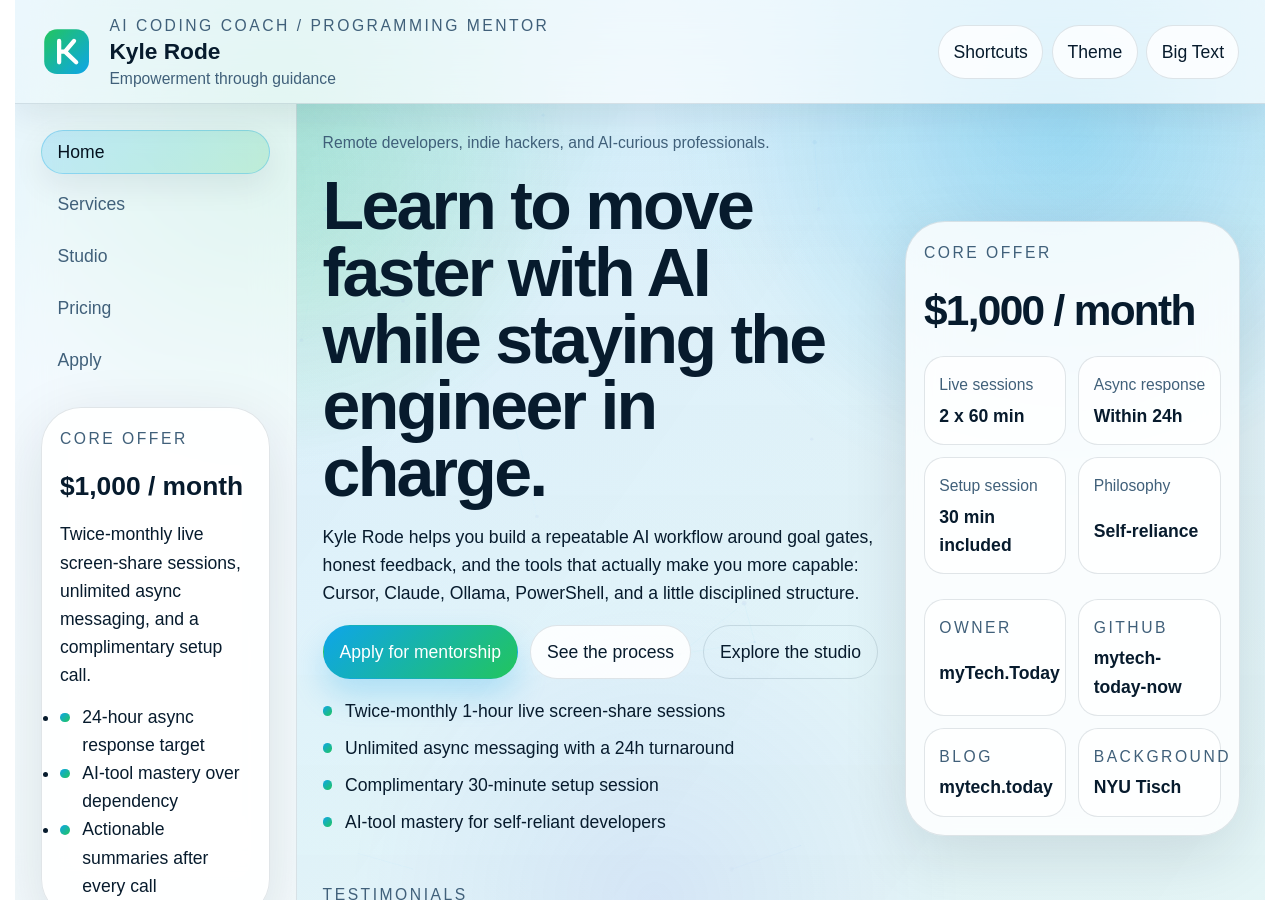
<file: src/v1/index.html>
<!doctype html>
<html lang="en" data-theme="light">
  <head>
    <meta charset="utf-8" />
    <meta name="viewport" content="width=device-width, initial-scale=1, viewport-fit=cover" />
    <meta name="color-scheme" content="dark light" />
    <meta name="theme-color" content="#eaf6ff" />
    <meta
      name="description"
      content="Kyle Rode is an AI coding coach and programming mentor helping remote developers build self-reliance with Cursor, Claude, Ollama, and practical goal gates."
    />
    <meta property="og:title" content="Kyle Rode | AI Coding Coach" />
    <meta
      property="og:description"
      content="High-conversion mentorship website and interactive media studio for AI-first developers."
    />
    <meta property="og:type" content="website" />
    <meta property="og:image" content="./assets/og-card.svg" />
    <meta name="ga4-measurement-id" content="" />
    <meta name="twitter:card" content="summary_large_image" />
    <meta name="apple-mobile-web-app-title" content="Kyle Rode" />
    <link rel="manifest" href="./manifest.webmanifest" />
    <link rel="icon" href="./assets/favicon.svg" type="image/svg+xml" />
    <link rel="apple-touch-icon" href="./assets/icon.svg" />
    <link rel="preconnect" href="https://fonts.googleapis.com" />
    <link rel="preconnect" href="https://fonts.gstatic.com" crossorigin />
    <title>Kyle Rode | AI Coding Coach</title>
    <script>
      (() => {
        const themeKey = 'ai-coach.theme';
        const bigTextKey = 'ai-coach.bigText';
        const prefersDark = window.matchMedia('(prefers-color-scheme: dark)').matches;
        const themePreference = JSON.parse(localStorage.getItem(themeKey) || '"auto"');
        const resolvedTheme =
          themePreference === 'light' || themePreference === 'dark'
            ? themePreference
            : prefersDark
              ? 'dark'
              : 'light';
        document.documentElement.dataset.theme = resolvedTheme;
        if (JSON.parse(localStorage.getItem(bigTextKey) || 'false')) {
          document.documentElement.classList.add('big-text');
        }
      })();
    </script>
    <link rel="stylesheet" href="./styles/site.css" />
    <script type="application/ld+json">
      {
        "@context": "https://schema.org",
        "@type": "ProfessionalService",
        "name": "Kyle Rode",
        "url": "https://mytech.today",
        "description": "AI coding coach and programming mentor helping remote developers build self-reliance with AI tools.",
        "areaServed": "Worldwide",
        "priceRange": "$1,000/month",
        "makesOffer": {
          "@type": "Offer",
          "price": "1000",
          "priceCurrency": "USD",
          "description": "Twice-monthly live sessions, unlimited async messaging, and a complimentary setup call."
        }
      }
    </script>
  </head>
  <body>
    <a class="skip-link" href="#main-deck">Skip to content</a>

    <div class="shell-backdrop" aria-hidden="true">
      <canvas id="ambient-canvas" class="ambient-canvas"></canvas>
      <div class="ambient-fallback"></div>
    </div>

    <header class="topbar">
      <div class="brand-lockup">
        <a class="brand-mark" href="#/home" aria-label="Kyle Rode home">
          <svg viewBox="0 0 96 96" aria-hidden="true" focusable="false">
            <defs>
              <linearGradient id="brand-gradient" x1="0%" x2="100%" y1="0%" y2="100%">
                <stop offset="0%" stop-color="#22c55e" />
                <stop offset="100%" stop-color="#0ea5e9" />
              </linearGradient>
            </defs>
            <rect x="6" y="6" width="84" height="84" rx="24" fill="url(#brand-gradient)" />
            <path
              d="M34 28v40M34 48h11l17-20M45 48l21 20"
              fill="none"
              stroke="#ffffff"
              stroke-width="8"
              stroke-linecap="round"
              stroke-linejoin="round"
            />
          </svg>
        </a>
        <div class="brand-copy">
          <p class="eyebrow">AI Coding Coach / Programming Mentor</p>
          <h1>Kyle Rode</h1>
          <p class="tagline">Empowerment through guidance</p>
        </div>
      </div>

      <div class="topbar-actions">
        <button id="install-button" class="icon-button pill-button" type="button" hidden>
          Install app
        </button>
        <button id="shortcuts-button" class="icon-button" type="button" aria-haspopup="dialog">
          Shortcuts
        </button>
        <button id="theme-toggle" class="icon-button" type="button">Theme</button>
        <button id="text-toggle" class="icon-button" type="button">Big Text</button>
        <button id="menu-toggle" class="icon-button menu-button" type="button" aria-expanded="false" aria-controls="sidebar">
          Menu
        </button>
      </div>
    </header>

    <div class="shell">
      <aside id="sidebar" class="sidebar" aria-label="Primary navigation">
        <div class="sidebar-surface">
          <nav class="sidebar-nav" aria-label="Primary">
            <button type="button" data-route="home" role="tab">Home</button>
            <button type="button" data-route="services" role="tab">Services</button>
            <button type="button" data-route="studio" role="tab">Studio</button>
            <button type="button" data-route="pricing" role="tab">Pricing</button>
            <button type="button" data-route="apply" role="tab">Apply</button>
          </nav>

          <section class="sidebar-panel card">
            <p class="eyebrow">Core offer</p>
            <h2>$1,000 / month</h2>
            <p>
              Twice-monthly live screen-share sessions, unlimited async messaging, and a complimentary setup call.
            </p>
            <ul class="sidebar-checklist">
              <li>24-hour async response target</li>
              <li>AI-tool mastery over dependency</li>
              <li>Actionable summaries after every call</li>
            </ul>
          </section>

          <section class="sidebar-panel card">
            <p class="eyebrow">Credibility</p>
            <ul class="badge-list">
              <li>myTech.Today</li>
              <li>mytech-today-now</li>
              <li>augment-extensions</li>
              <li>PowerShell tools</li>
              <li>NYU Tisch</li>
            </ul>
          </section>

          <div class="sidebar-cta">
            <a class="primary-button" href="#/apply">Apply now</a>
            <a class="secondary-button" href="#/studio">Open studio</a>
          </div>

          <button class="sidebar-resizer" type="button" aria-label="Resize sidebar"></button>
        </div>
      </aside>

      <main id="main-deck" class="deck" tabindex="-1">
        <section id="home" class="page page--home" data-page="home" role="region" aria-labelledby="home-title">
          <div class="page-inner">
            <header class="page-hero hero">
              <div class="hero-copy flow">
                <p class="hero-kicker">Remote developers, indie hackers, and AI-curious professionals.</p>
                <h2 id="home-title">Learn to move faster with AI while staying the engineer in charge.</h2>
                <p class="hero-lead">
                  Kyle Rode helps you build a repeatable AI workflow around goal gates, honest feedback, and the tools that
                  actually make you more capable: Cursor, Claude, Ollama, PowerShell, and a little disciplined structure.
                </p>
                <div class="hero-actions cluster">
                  <a class="primary-button" href="#/apply">Apply for mentorship</a>
                  <a class="secondary-button" href="#/services">See the process</a>
                  <a class="ghost-button" href="#/studio">Explore the studio</a>
                </div>
                <ul class="hero-bullets" id="hero-bullets">
                  <li>Twice-monthly 1-hour live screen-share sessions</li>
                  <li>Unlimited async messaging with a 24-hour turnaround</li>
                  <li>Complimentary 30-minute setup session</li>
                  <li>Empowerment-first coaching, not client ghostwriting</li>
                </ul>
              </div>

              <aside class="hero-card card">
                <p class="eyebrow">Core offer</p>
                <h3>$1,000 / month</h3>
                <dl class="stat-grid" aria-label="Offer summary">
                  <div>
                    <dt>Live sessions</dt>
                    <dd>2 x 60 min</dd>
                  </div>
                  <div>
                    <dt>Async response</dt>
                    <dd>Within 24h</dd>
                  </div>
                  <div>
                    <dt>Setup session</dt>
                    <dd>30 min included</dd>
                  </div>
                  <div>
                    <dt>Philosophy</dt>
                    <dd>Self-reliance</dd>
                  </div>
                </dl>
                <div class="proof-grid" id="proof-grid">
                  <article class="proof-card">
                    <p class="eyebrow">Owner</p>
                    <strong>myTech.Today</strong>
                  </article>
                  <article class="proof-card">
                    <p class="eyebrow">GitHub</p>
                    <strong>mytech-today-now</strong>
                  </article>
                  <article class="proof-card">
                    <p class="eyebrow">Blog</p>
                    <strong>mytech.today</strong>
                  </article>
                  <article class="proof-card">
                    <p class="eyebrow">Background</p>
                    <strong>NYU Tisch</strong>
                  </article>
                </div>
              </aside>
            </header>

            <section class="section">
              <div class="section-heading">
                <p class="eyebrow">Testimonials</p>
                <h3>Outcomes that feel like momentum, not chaos.</h3>
              </div>
              <div class="carousel card" id="testimonial-carousel" aria-live="polite"></div>
              <div class="carousel-controls cluster">
                <button class="icon-button" type="button" data-carousel-prev>Prev</button>
                <button class="icon-button" type="button" data-carousel-next>Next</button>
                <div class="carousel-dots" id="carousel-dots" aria-label="Testimonial navigation"></div>
              </div>
            </section>

            <section class="section">
              <div class="section-heading">
                <p class="eyebrow">Resources</p>
                <h3>Start with the public trail.</h3>
              </div>
              <div class="resource-strip" id="home-resources"></div>
            </section>
          </div>
        </section>

        <section id="services" class="page page--services" data-page="services" role="region" aria-labelledby="services-title">
          <div class="page-inner flow">
            <header class="page-head">
              <p class="eyebrow">Services</p>
              <h2 id="services-title">How the mentorship works</h2>
              <p>
                We work from the outcome backward, keep the cadence predictable, and make sure each session ends with
                a clear next step and a practical understanding of the tools involved.
              </p>
            </header>

            <section class="section">
              <div class="section-heading">
                <p class="eyebrow">Process</p>
                <h3>A four-step cadence that protects your time and attention.</h3>
              </div>
              <ol class="timeline" id="process-timeline"></ol>
            </section>

            <section class="section">
              <div class="section-heading">
                <p class="eyebrow">Why Kyle</p>
                <h3>Structured coaching, real-world tooling, and an empowerment-first mindset.</h3>
              </div>
              <div class="feature-grid" id="differentiator-grid"></div>
            </section>

            <section class="section">
              <div class="section-heading">
                <p class="eyebrow">Differentiation</p>
                <h3>How this compares to marketplace mentors.</h3>
              </div>
              <div class="table-wrap card">
                <table class="comparison-table" id="comparison-table">
                  <thead>
                    <tr>
                      <th scope="col">Topic</th>
                      <th scope="col">Kyle Rode</th>
                      <th scope="col">Codementor / marketplace</th>
                      <th scope="col">MentorCruise style</th>
                    </tr>
                  </thead>
                  <tbody></tbody>
                </table>
              </div>
            </section>
          </div>
        </section>

        <section id="studio" class="page page--studio" data-page="studio" role="region" aria-labelledby="studio-title">
          <div class="page-inner flow" data-studio-root>
            <header class="page-head">
              <p class="eyebrow">Studio</p>
              <h2 id="studio-title">Interactive media portfolio and demo workspace</h2>
              <p>
                This section shows the modernized media library, slideshow deck, playlists, import/export tools, and
                dual-layer presentation engine that the app preserves and enhances.
              </p>
            </header>

            <section class="studio-toolbar card">
              <div class="toolbar-group toolbar-group--search">
                <label class="field">
                  <span class="field-label">Search library</span>
                  <input
                    id="studio-search"
                    type="search"
                    placeholder="Filter by title, tag, or note"
                    autocomplete="off"
                    spellcheck="false"
                  />
                </label>
              </div>

              <div class="toolbar-group toolbar-group--actions cluster">
                <button class="icon-button" type="button" id="import-files-button">Import files</button>
                <button class="icon-button" type="button" id="import-snapshot-button">Import snapshot</button>
                <button class="icon-button" type="button" id="export-snapshot-button">Export snapshot</button>
                <button class="icon-button" type="button" id="seed-demo-button">Load demo set</button>
                <button class="icon-button" type="button" id="clear-library-button">Clear library</button>
              </div>

              <div class="toolbar-group toolbar-group--controls">
                <div class="segmented-control" id="playback-modes" role="tablist" aria-label="Playback modes"></div>
                <label class="field">
                  <span class="field-label">Blend mode</span>
                  <select id="blend-select">
                    <option value="normal">Normal</option>
                    <option value="soft-light">Soft light</option>
                    <option value="screen">Screen</option>
                    <option value="multiply">Multiply</option>
                  </select>
                </label>
                <label class="field">
                  <span class="field-label">Crossfade</span>
                  <input id="crossfade-range" type="range" min="250" max="2500" value="900" step="50" />
                </label>
              </div>
            </section>

            <div class="studio-grid">
              <section class="studio-panel viewer-panel card">
                <div class="viewer-stage" id="viewer-stage">
                  <canvas id="viewer-canvas" class="viewer-canvas" aria-label="Slide preview canvas"></canvas>
                  <video id="viewer-video" class="viewer-media" controls hidden playsinline></video>
                  <audio id="viewer-audio" class="viewer-media" controls hidden></audio>
                  <div class="viewer-overlay">
                    <p class="eyebrow">Selected media</p>
                    <h3 id="viewer-title">Select an item</h3>
                    <p id="viewer-description">Choose a library item to preview it in the slideshow renderer.</p>
                    <div class="chip-row" id="viewer-tags"></div>
                  </div>
                </div>

                <div class="chapter-strip" id="chapter-strip" aria-label="Chapter markers"></div>

                <div class="viewer-controls cluster">
                  <button class="icon-button" type="button" id="viewer-prev">Prev</button>
                  <button class="icon-button" type="button" id="viewer-play">Play</button>
                  <button class="icon-button" type="button" id="viewer-next">Next</button>
                  <button class="icon-button" type="button" id="viewer-add">Add to playlist</button>
                  <output id="viewer-progress" class="viewer-progress" aria-live="polite">Idle</output>
                </div>
              </section>

              <section class="studio-panel library-panel card">
                <div class="library-header">
                  <div>
                    <p class="eyebrow">Media library</p>
                    <h3>Virtualized for scale, still friendly on low-end devices.</h3>
                  </div>
                  <p id="library-stats" class="muted"></p>
                </div>

                <div class="dropzone" id="library-dropzone">
                  <strong>Drop files here</strong>
                  <span>Images, videos, audio, or a studio snapshot JSON</span>
                </div>

                <div
                  id="library-viewport"
                  class="library-viewport"
                  tabindex="0"
                  role="listbox"
                  aria-label="Media library"
                ></div>
              </section>

              <section class="studio-panel playlist-panel card">
                <div class="playlist-header">
                  <div>
                    <p class="eyebrow">Playlist</p>
                    <h3>Build a slide deck or queue.</h3>
                  </div>
                  <p id="playlist-stats" class="muted"></p>
                </div>

                <div id="playlist-list" class="playlist-list" aria-label="Current playlist"></div>
              </section>
            </div>
          </div>
        </section>

        <section id="pricing" class="page page--pricing" data-page="pricing" role="region" aria-labelledby="pricing-title">
          <div class="page-inner flow">
            <header class="page-head">
              <p class="eyebrow">Pricing</p>
              <h2 id="pricing-title">One monthly offer, no confusion</h2>
              <p>
                The goal is to give you a stable rhythm, direct access, and clear expectations so the mentorship stays
                focused on mastery rather than support-ticket churn.
              </p>
            </header>

            <section class="pricing-slab">
              <article class="pricing-card card">
                <p class="eyebrow">Monthly mentorship</p>
                <h3>$1,000 / month</h3>
                <p class="pricing-copy">
                  Built for developers who want a human guide for AI coding tools, without giving up ownership of their
                  craft.
                </p>
                <ul class="pricing-features" id="pricing-features"></ul>
                <div class="pricing-cta cluster">
                  <a class="primary-button" href="#/apply">Apply for a slot</a>
                  <button class="secondary-button" type="button" id="stripe-placeholder-button">
                    Stripe checkout placeholder
                  </button>
                </div>
                <p class="muted">
                  Replace the placeholder with your live Stripe Checkout link before launch.
                </p>
              </article>

              <article class="card pricing-note">
                <p class="eyebrow">What you are buying</p>
                <ul class="sidebar-checklist">
                  <li>Guided progress on your real codebase</li>
                  <li>Systematic AI tooling and workflow coaching</li>
                  <li>Post-session summaries and success gates</li>
                  <li>Support that helps you become more independent</li>
                </ul>
              </article>
            </section>

            <section class="section">
              <div class="section-heading">
                <p class="eyebrow">FAQ</p>
                <h3>Answers to the practical questions.</h3>
              </div>
              <div class="faq-accordion" id="faq-accordion"></div>
            </section>
          </div>
        </section>

        <section id="apply" class="page page--apply" data-page="apply" role="region" aria-labelledby="apply-title">
          <div class="page-inner flow">
            <header class="page-head">
              <p class="eyebrow">Apply</p>
              <h2 id="apply-title">Tell me what you are trying to build</h2>
              <p>
                Use the form to outline your current stack, your AI-tool goals, and the kind of mentorship outcome you
                want. The app will keep a local draft and generate a clean summary for follow-up.
              </p>
            </header>

            <div class="apply-grid">
              <form class="application-form card" id="application-form">
                <div class="field-grid">
                  <label class="field">
                    <span class="field-label">Name</span>
                    <input name="name" autocomplete="name" required />
                  </label>
                  <label class="field">
                    <span class="field-label">Email</span>
                    <input name="email" type="email" autocomplete="email" required />
                  </label>
                  <label class="field">
                    <span class="field-label">Timezone</span>
                    <input name="timezone" autocomplete="timezone" placeholder="America/Chicago" required />
                  </label>
                  <label class="field">
                    <span class="field-label">Current stack</span>
                    <input name="stack" placeholder="React, Node, PowerShell, etc." required />
                  </label>
                  <label class="field field--full">
                    <span class="field-label">What are you trying to achieve?</span>
                    <textarea
                      name="goal"
                      rows="5"
                      placeholder="Describe the project, the bottleneck, and the success gate."
                      required
                    ></textarea>
                  </label>
                  <label class="field field--full">
                    <span class="field-label">AI tools you want to use</span>
                    <input name="tools" placeholder="Cursor, Claude, Ollama..." required />
                  </label>
                  <label class="field field--full">
                    <span class="field-label">Budget / timing notes</span>
                    <textarea name="notes" rows="4" placeholder="Any timing constraints, launch goals, or context."></textarea>
                  </label>
                </div>
                <div class="form-actions cluster">
                  <button class="primary-button" type="submit">Save application draft</button>
                  <button class="secondary-button" type="button" id="copy-application-button">Copy summary</button>
                  <a class="ghost-button" id="email-application-button" href="#">Open email draft</a>
                </div>
                <p class="muted">
                  The draft is stored locally in IndexedDB, and the app will generate a clean summary you can copy or email.
                </p>
              </form>

              <aside class="apply-side flow">
                <section class="card">
                  <p class="eyebrow">What happens next</p>
                  <ol class="sidebar-checklist">
                    <li>Review the application and current goals</li>
                    <li>Schedule the free setup session</li>
                    <li>Align on success gates and tool choices</li>
                    <li>Start the monthly mentorship cadence</li>
                  </ol>
                </section>

                <section class="card">
                  <div class="section-heading">
                    <p class="eyebrow">Resources</p>
                    <h3>Public work and supporting material.</h3>
                  </div>
                  <div class="resource-grid" id="resource-grid"></div>
                </section>
              </aside>
            </div>

            <section class="section card">
              <div class="section-heading">
                <p class="eyebrow">Direct contact</p>
                <h3>Prefer email or a quick reality check?</h3>
              </div>
              <div class="contact-strip">
                <a class="secondary-button" href="mailto:hello@mytech.today">hello@mytech.today</a>
                <p class="muted">
                  The site defaults to a placeholder inbox. Swap in the exact contact address you want to use before launch.
                </p>
              </div>
            </section>
          </div>
        </section>
      </main>
    </div>

    <nav class="bottom-tabs" aria-label="Primary sections">
      <button type="button" data-route="home" role="tab">Home</button>
      <button type="button" data-route="services" role="tab">Services</button>
      <button type="button" data-route="studio" role="tab">Studio</button>
      <button type="button" data-route="pricing" role="tab">Pricing</button>
      <button type="button" data-route="apply" role="tab">Apply</button>
    </nav>

    <div class="toast-stack" id="toast-stack" aria-live="polite" aria-atomic="true"></div>
    <div id="sr-announcer" class="sr-only" aria-live="polite" aria-atomic="true"></div>

    <dialog id="shortcuts-dialog" class="dialog">
      <form method="dialog" class="dialog-surface card">
        <header class="dialog-header">
          <div>
            <p class="eyebrow">Keyboard shortcuts</p>
            <h2>Quick actions</h2>
          </div>
          <button class="icon-button" value="close" aria-label="Close shortcuts dialog">Close</button>
        </header>
        <div class="shortcut-grid">
          <div><kbd>?</kbd><span>Open this help panel</span></div>
          <div><kbd>1</kbd> to <kbd>5</kbd><span>Jump to top-level sections</span></div>
          <div><kbd>T</kbd><span>Cycle themes</span></div>
          <div><kbd>B</kbd><span>Toggle big text</span></div>
          <div><kbd>I</kbd><span>Import media in the studio</span></div>
          <div><kbd>E</kbd><span>Export a snapshot</span></div>
          <div><kbd>Space</kbd><span>Play or pause the studio deck</span></div>
          <div><kbd>[</kbd> / <kbd>]</kbd><span>Previous or next page / slide</span></div>
        </div>
      </form>
    </dialog>

    <dialog id="debug-dialog" class="dialog">
      <form method="dialog" class="dialog-surface card">
        <header class="dialog-header">
          <div>
            <p class="eyebrow">Diagnostics</p>
            <h2>Debug mode</h2>
          </div>
          <button class="icon-button" value="close" aria-label="Close diagnostics">Close</button>
        </header>
        <div id="debug-content" class="debug-content"></div>
      </form>
    </dialog>

    <template id="toast-template">
      <article class="toast card">
        <strong class="toast-title"></strong>
        <p class="toast-body"></p>
      </article>
    </template>

    <script type="module" src="./scripts/app.js"></script>
  </body>
</html>
</file>
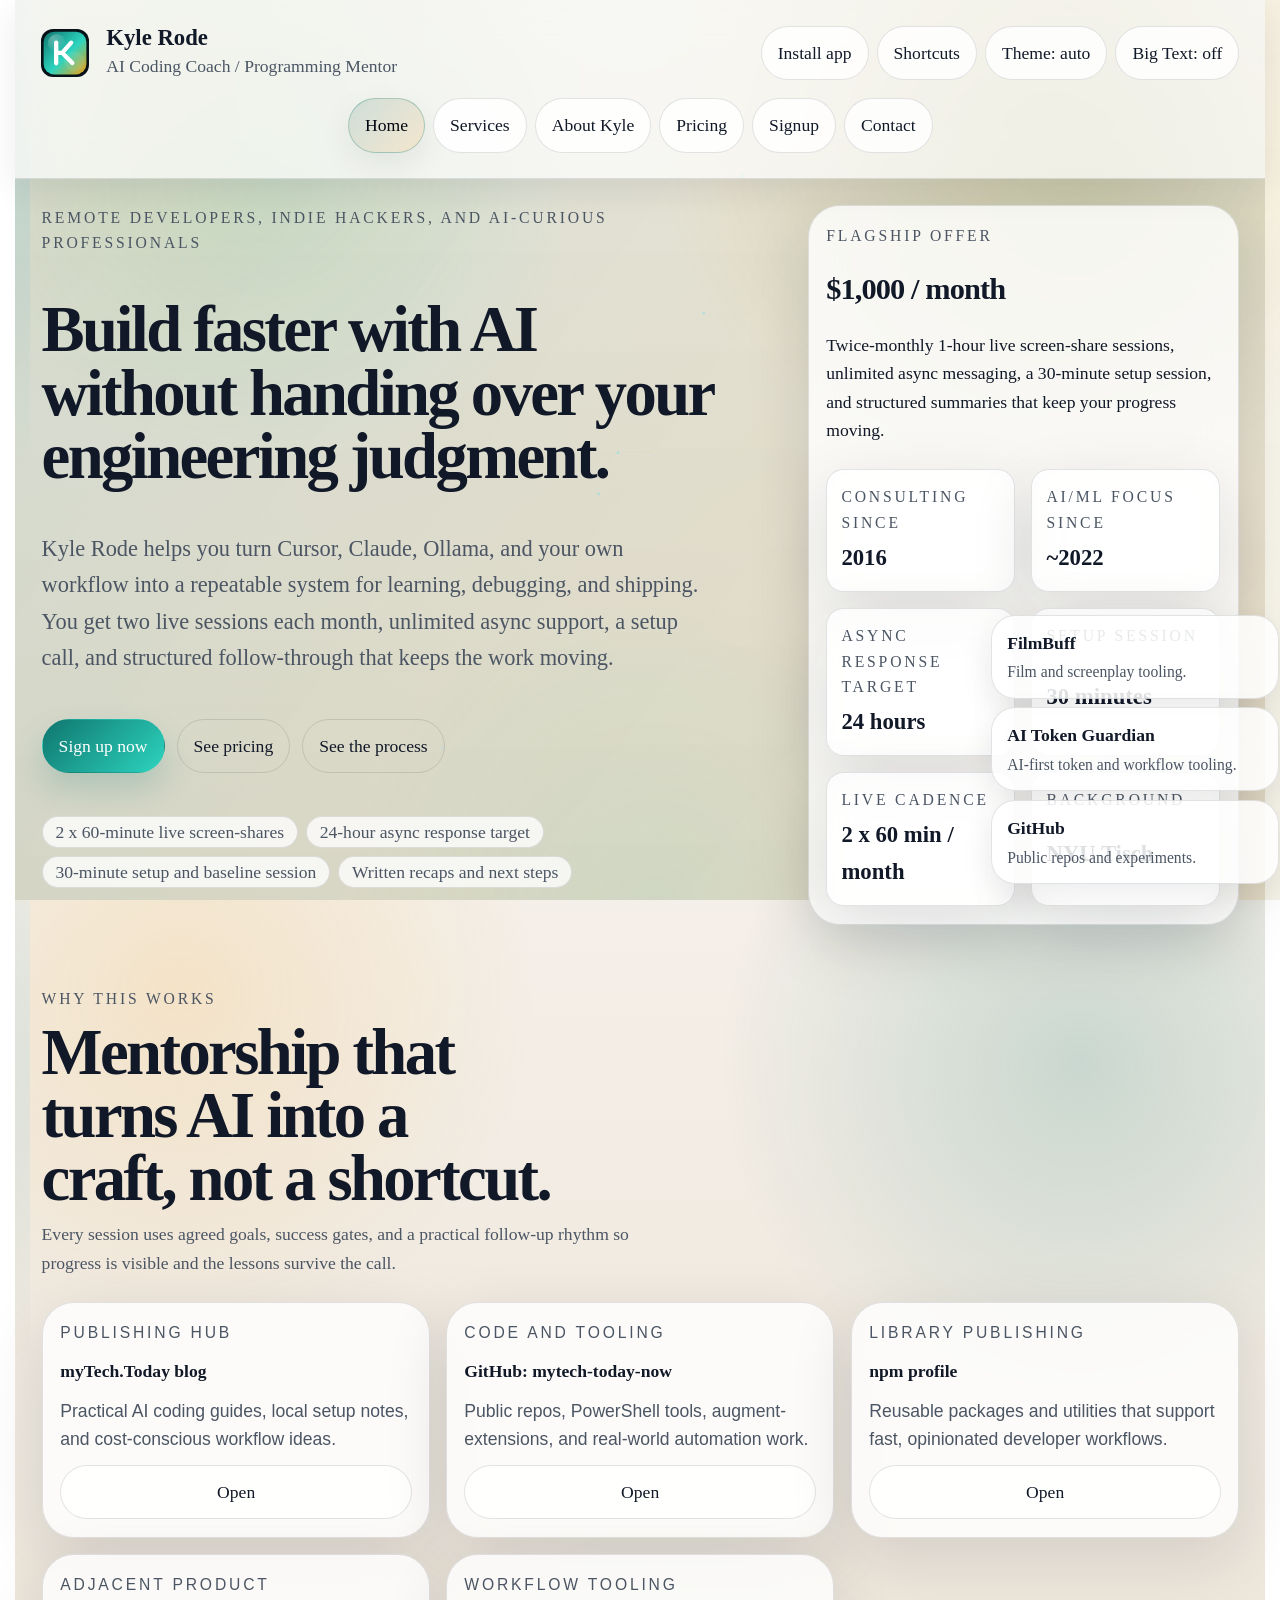
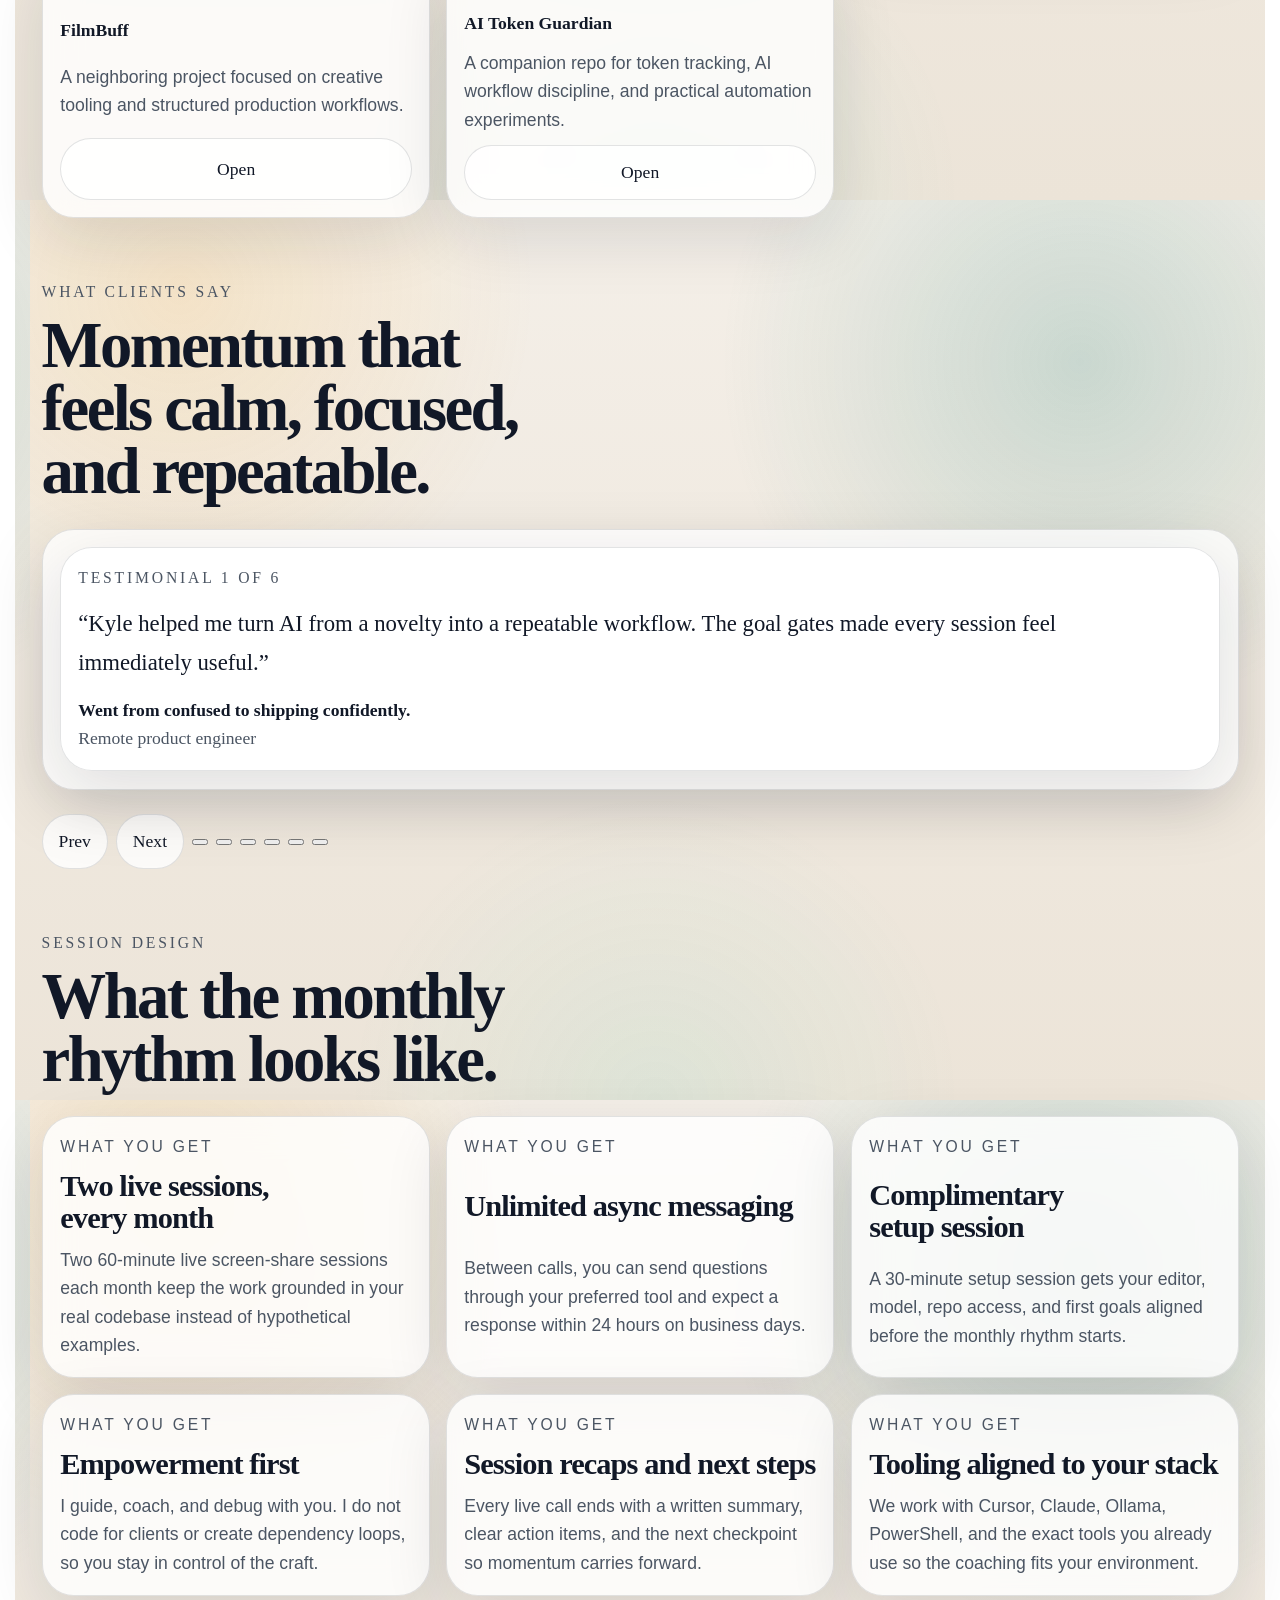
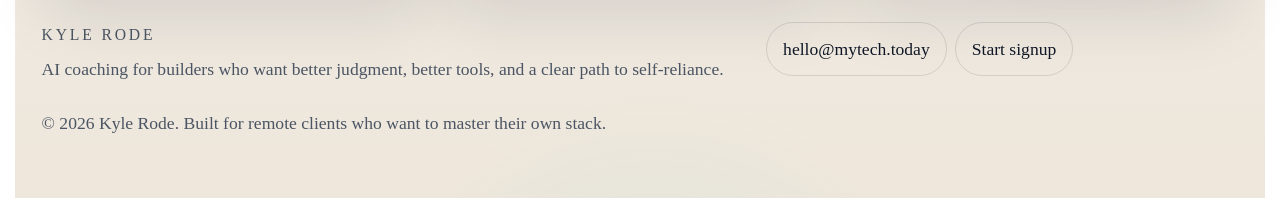
<file: src/v2/index.html>
<!doctype html>
<html lang="en" data-theme="light">
  <head>
    <meta charset="utf-8" />
    <meta name="viewport" content="width=device-width, initial-scale=1, viewport-fit=cover" />
    <meta name="color-scheme" content="light dark" />
    <meta name="theme-color" content="#f3ede4" />
    <meta
      name="description"
      content="Kyle Rode is an AI coding coach and programming mentor helping remote developers build self-reliance with Cursor, Claude, Ollama, and structured mentorship."
    />
    <meta property="og:title" content="Kyle Rode | AI Coding Coach" />
    <meta
      property="og:description"
      content="Premium AI coding mentorship for remote developers, indie hackers, and professionals who want to build faster without giving up engineering judgment."
    />
    <meta property="og:type" content="website" />
    <meta property="og:image" content="./assets/og-card.svg" />
    <meta name="twitter:card" content="summary_large_image" />
    <meta name="ga4-measurement-id" content="" />
    <meta name="apple-mobile-web-app-title" content="Kyle Rode" />
    <link rel="manifest" href="./manifest.webmanifest" />
    <link rel="icon" href="./assets/favicon.svg" type="image/svg+xml" />
    <link rel="apple-touch-icon" href="./assets/icon.svg" />
    <title>Kyle Rode | AI Coding Coach</title>
    <script>
      (() => {
        const themeKey = 'ai-coach-v2.theme';
        const bigTextKey = 'ai-coach-v2.bigText';
        const prefersDark = window.matchMedia('(prefers-color-scheme: dark)').matches;
        const preference = JSON.parse(localStorage.getItem(themeKey) || '"auto"');
        const resolved =
          preference === 'light' || preference === 'dark'
            ? preference
            : prefersDark
              ? 'dark'
              : 'light';
        document.documentElement.dataset.theme = resolved;
        if (JSON.parse(localStorage.getItem(bigTextKey) || 'false')) {
          document.documentElement.classList.add('big-text');
        }
      })();
    </script>
    <link rel="stylesheet" href="./styles/site.css" />
    <script type="application/ld+json">
      {
        "@context": "https://schema.org",
        "@type": "ProfessionalService",
        "name": "Kyle Rode",
        "url": "https://mytech.today",
        "description": "AI coding coach and programming mentor helping remote developers build self-reliance with AI tools.",
        "areaServed": "Worldwide",
        "priceRange": "$500-$1,000/month",
        "makesOffer": {
          "@type": "Offer",
          "price": "1000",
          "priceCurrency": "USD",
          "description": "Twice-monthly live sessions, unlimited async messaging, and a complimentary setup session."
        }
      }
    </script>
  </head>
  <body class="site-shell" data-page="home">
    <a class="skip-link" href="#main-content">Skip to content</a>

    <div class="ambient-shell" aria-hidden="true">
      <canvas id="ambient-canvas" class="ambient-canvas"></canvas>
      <div class="ambient-fallback"></div>
    </div>

    <header class="site-header">
      <div class="site-header__row">
        <div class="brand-lockup">
          <a class="brand-mark" href="./index.html" aria-label="Kyle Rode home">
            <img src="./assets/icon.svg" alt="" />
          </a>
          <div class="brand-copy">
            <strong>Kyle Rode</strong>
            <p>AI Coding Coach / Programming Mentor</p>
          </div>
        </div>

        <div class="site-actions">
          <button id="install-button" class="button button--ghost icon-button" type="button" hidden>
            Install app
          </button>
          <button id="shortcuts-button" class="button button--ghost icon-button" type="button" aria-haspopup="dialog">
            Shortcuts
          </button>
          <button id="theme-toggle" class="button button--ghost theme-toggle" type="button">Theme</button>
          <button id="text-toggle" class="button button--ghost text-toggle" type="button">Big Text</button>
        </div>
      </div>

      <nav class="site-nav" aria-label="Primary">
        <a data-nav="home" href="./index.html">Home</a>
        <a data-nav="services" href="./services.html">Services</a>
        <a data-nav="about" href="./about.html">About Kyle</a>
        <a data-nav="pricing" href="./pricing.html">Pricing</a>
        <a data-nav="signup" href="./signup.html">Signup</a>
        <a data-nav="contact" href="./contact.html">Contact</a>
      </nav>
    </header>

    <main id="main-content" class="page-main">
      <section class="page-hero" data-reveal>
        <div class="hero-copy flow">
          <p class="eyebrow">Remote developers, indie hackers, and AI-curious professionals</p>
          <h1>Build faster with AI without handing over your engineering judgment.</h1>
          <p class="lede">
            Kyle Rode helps you turn Cursor, Claude, Ollama, and your own workflow into a repeatable system for
            learning, debugging, and shipping. You get two live sessions each month, unlimited async support, a
            setup call, and structured follow-through that keeps the work moving.
          </p>
          <div class="cta-row">
            <a class="button button--primary" href="./signup.html" data-track-click="cta_apply">Sign up now</a>
            <a class="button button--ghost" href="./pricing.html" data-track-click="cta_pricing">See pricing</a>
            <a class="button button--ghost" href="./services.html" data-track-click="cta_services">See the process</a>
          </div>
          <div class="chip-row" aria-label="Core benefits">
            <span class="chip">2 x 60-minute live screen-shares</span>
            <span class="chip">24-hour async response target</span>
            <span class="chip">30-minute setup and baseline session</span>
            <span class="chip">Written recaps and next steps</span>
          </div>
        </div>

        <aside class="hero-panel card">
          <p class="eyebrow">Flagship offer</p>
          <h2>$1,000 / month</h2>
          <p>
            Twice-monthly 1-hour live screen-share sessions, unlimited async messaging, a 30-minute setup session,
            and structured summaries that keep your progress moving.
          </p>
          <div class="proof-grid" id="home-proof-points" aria-label="Proof points"></div>
        </aside>
      </section>

      <section class="page-section" data-reveal>
        <header class="page-section__head">
          <p class="eyebrow">Why this works</p>
          <h2>Mentorship that turns AI into a craft, not a shortcut.</h2>
          <p class="muted">
            Every session uses agreed goals, success gates, and a practical follow-up rhythm so progress is visible
            and the lessons survive the call.
          </p>
        </header>
        <div id="home-resources" class="resource-grid"></div>
      </section>

      <section class="page-section" data-reveal>
        <header class="page-section__head">
          <p class="eyebrow">What clients say</p>
          <h2>Momentum that feels calm, focused, and repeatable.</h2>
        </header>
        <div id="testimonial-carousel" class="testimonial-card card" aria-live="polite"></div>
        <div class="carousel-controls">
          <button id="carousel-prev" class="button button--ghost" type="button">Prev</button>
          <button id="carousel-next" class="button button--ghost" type="button">Next</button>
          <div id="carousel-dots" class="chip-row" aria-label="Testimonial navigation"></div>
        </div>
      </section>

      <section class="page-section" data-reveal>
        <header class="page-section__head">
          <p class="eyebrow">Session design</p>
          <h2>What the monthly rhythm looks like.</h2>
        </header>
        <div id="home-highlights" class="card-grid"></div>
      </section>
    </main>

    <aside id="sticky-links" class="sticky-links" aria-label="Project links"></aside>

    <footer class="site-footer">
      <div class="site-footer__grid">
        <div class="site-footer__meta">
          <p class="eyebrow">Kyle Rode</p>
          <p>
            AI coaching for builders who want better judgment, better tools, and a clear path to self-reliance.
          </p>
        </div>
        <div class="footer-links">
          <a class="button button--ghost" href="mailto:hello@mytech.today">hello@mytech.today</a>
          <a class="button button--ghost" href="./signup.html">Start signup</a>
        </div>
      </div>
      <p>© <span id="footer-year">2026</span> Kyle Rode. Built for remote clients who want to master their own stack.</p>
    </footer>

    <dialog id="shortcuts-dialog" class="dialog">
      <form method="dialog" class="dialog-surface card">
        <header class="dialog-header">
          <div>
            <p class="eyebrow">Keyboard shortcuts</p>
            <h2>Quick actions</h2>
          </div>
          <button class="button button--ghost" value="close" aria-label="Close shortcuts dialog">Close</button>
        </header>
        <div class="shortcut-grid">
          <div><kbd>?</kbd><span>Open this help panel</span></div>
          <div><kbd>1</kbd> to <kbd>6</kbd><span>Jump to the main pages</span></div>
          <div><kbd>S</kbd><span>Open signup</span></div>
          <div><kbd>T</kbd><span>Cycle themes</span></div>
          <div><kbd>B</kbd><span>Toggle big text</span></div>
          <div><kbd>Ctrl</kbd> + <kbd>Shift</kbd> + <kbd>D</kbd><span>Open diagnostics</span></div>
        </div>
      </form>
    </dialog>

    <dialog id="debug-dialog" class="dialog">
      <form method="dialog" class="dialog-surface card">
        <header class="dialog-header">
          <div>
            <p class="eyebrow">Diagnostics</p>
            <h2>Debug mode</h2>
          </div>
          <button class="button button--ghost" value="close" aria-label="Close diagnostics">Close</button>
        </header>
        <div id="debug-content" class="debug-content"></div>
      </form>
    </dialog>

    <div id="toast-stack" class="toast-stack" aria-live="polite" aria-atomic="true"></div>
    <div id="sr-announcer" class="sr-only" aria-live="polite" aria-atomic="true"></div>

    <template id="toast-template">
      <article class="toast card">
        <strong class="toast-title"></strong>
        <p class="toast-body"></p>
      </article>
    </template>

    <script type="module" src="./scripts/app.js"></script>
  </body>
</html>
</file>
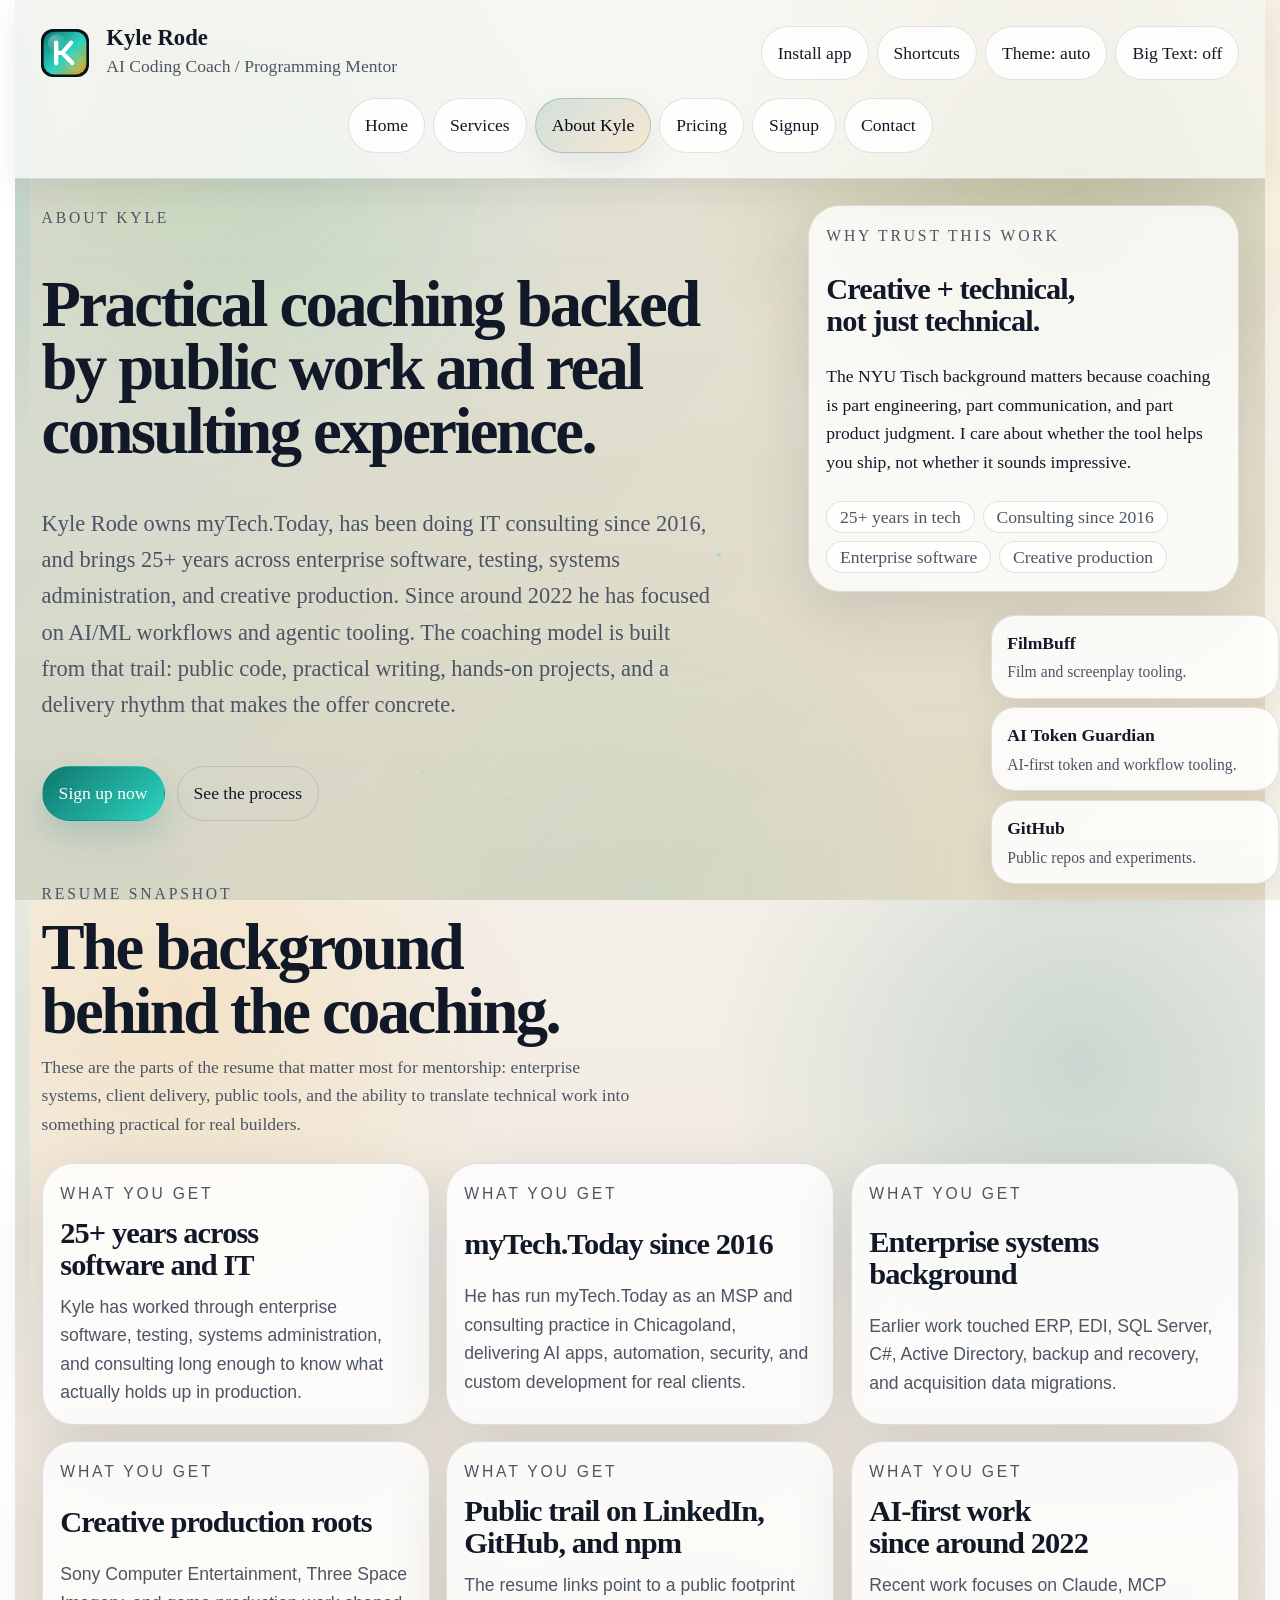
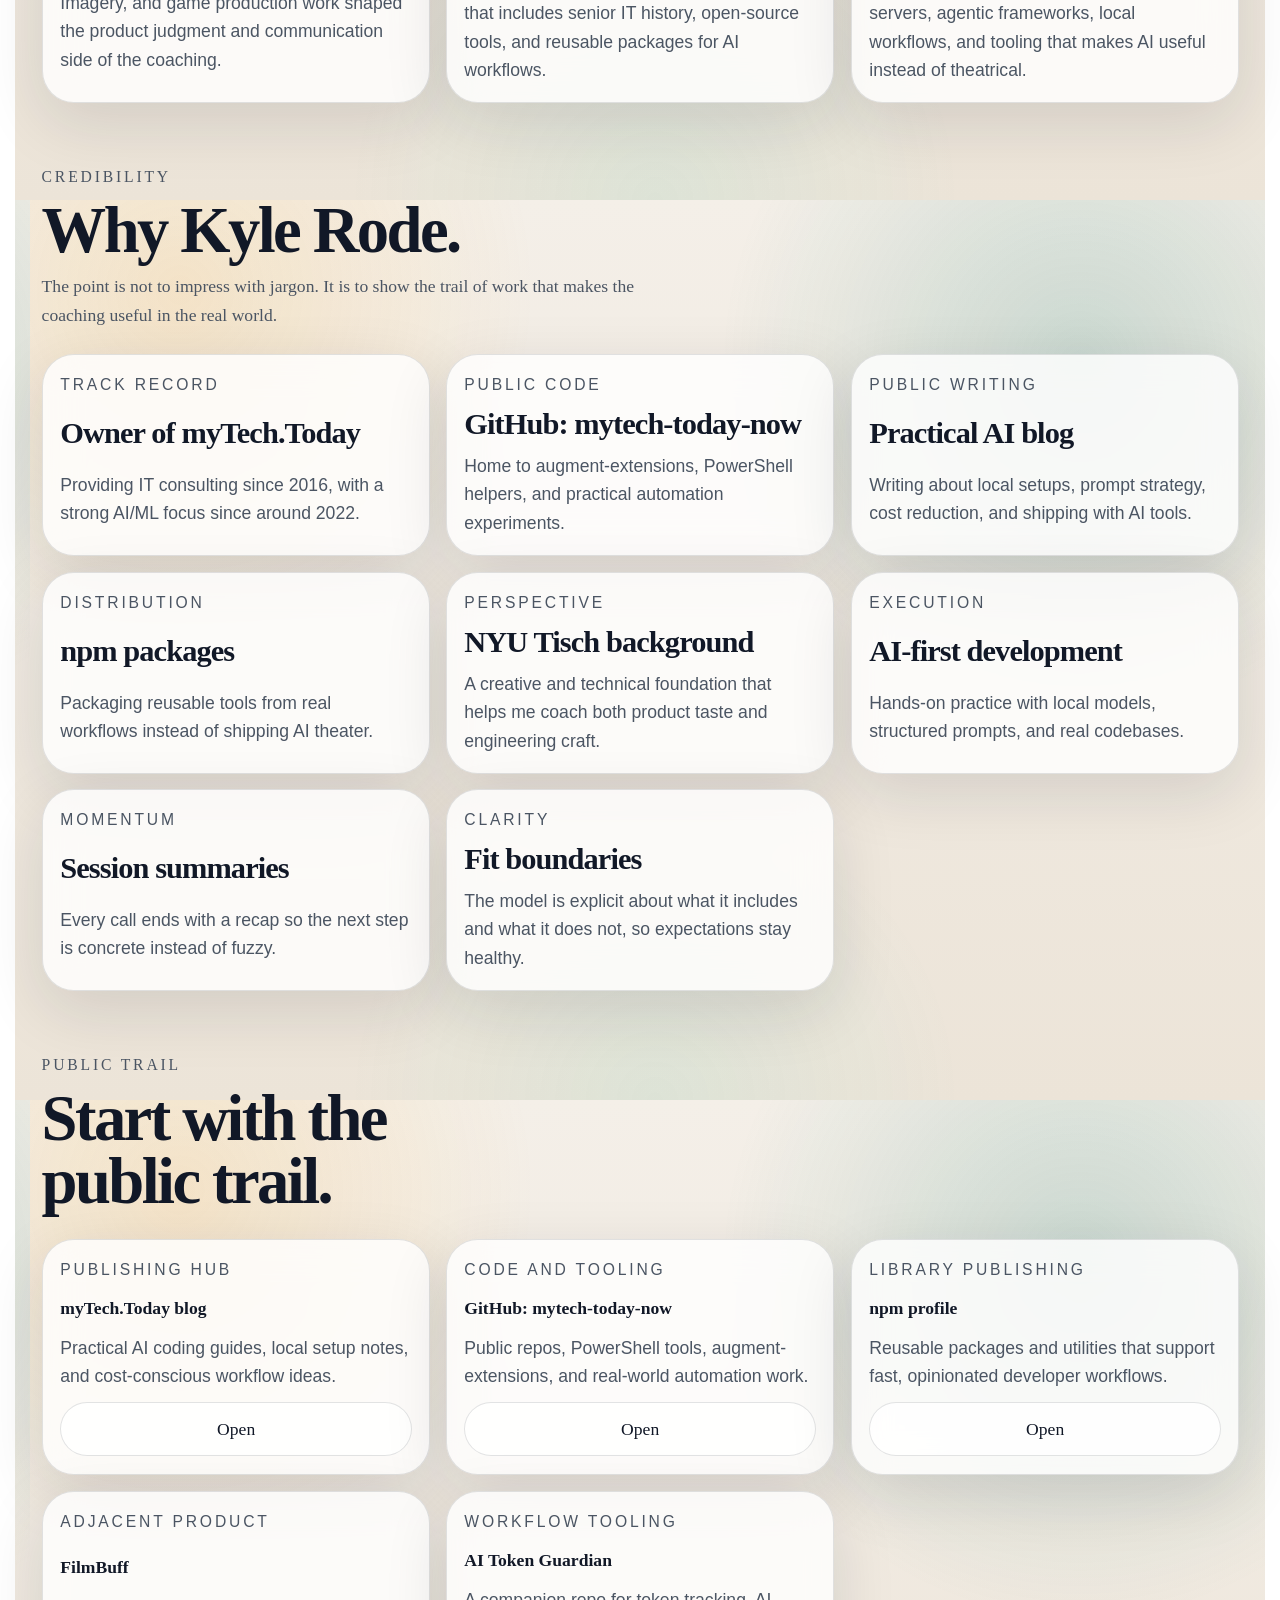
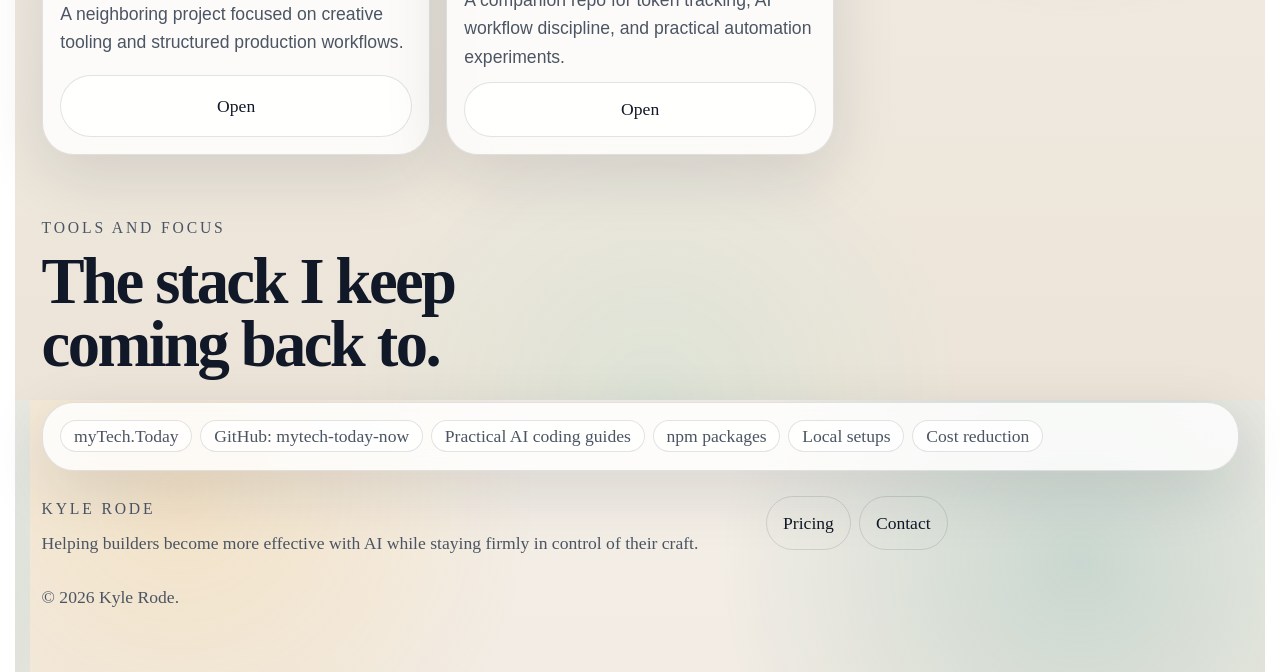
<file: src/v2/about.html>
<!doctype html>
<html lang="en" data-theme="light">
  <head>
    <meta charset="utf-8" />
    <meta name="viewport" content="width=device-width, initial-scale=1, viewport-fit=cover" />
    <meta name="color-scheme" content="light dark" />
    <meta name="theme-color" content="#f3ede4" />
    <meta
      name="description"
      content="Learn why Kyle Rode is a credible AI coding coach, including his 25+ years in software and IT, myTech.Today consulting background, public tooling, and NYU Tisch creative-tech perspective."
    />
    <meta property="og:title" content="About Kyle Rode" />
    <meta
      property="og:description"
      content="A practical coaching background rooted in consulting, AI-first development, public code, and creative-tech experience."
    />
    <meta property="og:type" content="website" />
    <meta property="og:image" content="./assets/og-card.svg" />
    <meta name="twitter:card" content="summary_large_image" />
    <meta name="ga4-measurement-id" content="" />
    <meta name="apple-mobile-web-app-title" content="Kyle Rode" />
    <link rel="manifest" href="./manifest.webmanifest" />
    <link rel="icon" href="./assets/favicon.svg" type="image/svg+xml" />
    <link rel="apple-touch-icon" href="./assets/icon.svg" />
    <title>About Kyle Rode</title>
    <script>
      (() => {
        const themeKey = 'ai-coach-v2.theme';
        const bigTextKey = 'ai-coach-v2.bigText';
        const prefersDark = window.matchMedia('(prefers-color-scheme: dark)').matches;
        const preference = JSON.parse(localStorage.getItem(themeKey) || '"auto"');
        const resolved =
          preference === 'light' || preference === 'dark'
            ? preference
            : prefersDark
              ? 'dark'
              : 'light';
        document.documentElement.dataset.theme = resolved;
        if (JSON.parse(localStorage.getItem(bigTextKey) || 'false')) {
          document.documentElement.classList.add('big-text');
        }
      })();
    </script>
    <link rel="stylesheet" href="./styles/site.css" />
  </head>
  <body class="site-shell" data-page="about">
    <a class="skip-link" href="#main-content">Skip to content</a>

    <div class="ambient-shell" aria-hidden="true">
      <canvas id="ambient-canvas" class="ambient-canvas"></canvas>
      <div class="ambient-fallback"></div>
    </div>

    <header class="site-header">
      <div class="site-header__row">
        <div class="brand-lockup">
          <a class="brand-mark" href="./index.html" aria-label="Kyle Rode home">
            <img src="./assets/icon.svg" alt="" />
          </a>
          <div class="brand-copy">
            <strong>Kyle Rode</strong>
            <p>AI Coding Coach / Programming Mentor</p>
          </div>
        </div>

        <div class="site-actions">
          <button id="install-button" class="button button--ghost icon-button" type="button" hidden>
            Install app
          </button>
          <button id="shortcuts-button" class="button button--ghost icon-button" type="button" aria-haspopup="dialog">
            Shortcuts
          </button>
          <button id="theme-toggle" class="button button--ghost theme-toggle" type="button">Theme</button>
          <button id="text-toggle" class="button button--ghost text-toggle" type="button">Big Text</button>
        </div>
      </div>

      <nav class="site-nav" aria-label="Primary">
        <a data-nav="home" href="./index.html">Home</a>
        <a data-nav="services" href="./services.html">Services</a>
        <a data-nav="about" href="./about.html">About Kyle</a>
        <a data-nav="pricing" href="./pricing.html">Pricing</a>
        <a data-nav="signup" href="./signup.html">Signup</a>
        <a data-nav="contact" href="./contact.html">Contact</a>
      </nav>
    </header>

    <main id="main-content" class="page-main">
      <section class="page-hero" data-reveal>
        <div class="hero-copy flow">
          <p class="eyebrow">About Kyle</p>
          <h1>Practical coaching backed by public work and real consulting experience.</h1>
          <p class="lede">
            Kyle Rode owns myTech.Today, has been doing IT consulting since 2016, and brings 25+ years across
            enterprise software, testing, systems administration, and creative production. Since around 2022 he has
            focused on AI/ML workflows and agentic tooling. The coaching model is built from that trail: public code,
            practical writing, hands-on projects, and a delivery rhythm that makes the offer concrete.
          </p>
          <div class="cta-row">
            <a class="button button--primary" href="./signup.html" data-track-click="cta_apply">Sign up now</a>
            <a class="button button--ghost" href="./services.html" data-track-click="cta_services">See the process</a>
          </div>
        </div>

        <aside class="hero-panel card">
          <p class="eyebrow">Why trust this work</p>
          <h2>Creative + technical, not just technical.</h2>
          <p>
            The NYU Tisch background matters because coaching is part engineering, part communication, and part
            product judgment. I care about whether the tool helps you ship, not whether it sounds impressive.
          </p>
          <div class="chip-row">
            <span class="chip">25+ years in tech</span>
            <span class="chip">Consulting since 2016</span>
            <span class="chip">Enterprise software</span>
            <span class="chip">Creative production</span>
          </div>
        </aside>
      </section>

      <section class="page-section" data-reveal>
        <header class="page-section__head">
          <p class="eyebrow">Resume snapshot</p>
          <h2>The background behind the coaching.</h2>
          <p class="muted">
            These are the parts of the resume that matter most for mentorship: enterprise systems, client delivery,
            public tools, and the ability to translate technical work into something practical for real builders.
          </p>
        </header>
        <div id="resume-highlights" class="card-grid">
          <article class="feature-card">
            <p class="eyebrow">Background</p>
            <h3>25+ years across software and IT</h3>
            <p class="muted">
              Kyle's career spans enterprise software, testing, systems administration, and consulting long enough to
              know what actually holds up in production.
            </p>
          </article>
          <article class="feature-card">
            <p class="eyebrow">Consulting</p>
            <h3>myTech.Today since 2016</h3>
            <p class="muted">
              He has run myTech.Today as an MSP and consulting practice in Chicagoland, delivering AI apps,
              automation, security, and custom development for real clients.
            </p>
          </article>
          <article class="feature-card">
            <p class="eyebrow">Enterprise</p>
            <h3>Enterprise systems background</h3>
            <p class="muted">
              Earlier work touched ERP, EDI, SQL Server, C#, Active Directory, backup and recovery, and acquisition
              data migrations.
            </p>
          </article>
          <article class="feature-card">
            <p class="eyebrow">Creative</p>
            <h3>Creative production roots</h3>
            <p class="muted">
              Sony Computer Entertainment, Three Space Imagery, and game production work shaped the product judgment
              and communication side of the coaching.
            </p>
          </article>
          <article class="feature-card">
            <p class="eyebrow">Public trail</p>
            <h3>LinkedIn, GitHub, and npm</h3>
            <p class="muted">
              The resume links point to a public footprint that includes senior IT history, open-source tools, and
              reusable packages for AI workflows.
            </p>
          </article>
          <article class="feature-card">
            <p class="eyebrow">AI focus</p>
            <h3>AI-first work since around 2022</h3>
            <p class="muted">
              Recent work focuses on Claude, MCP servers, agentic frameworks, local workflows, and tooling that makes
              AI useful instead of theatrical.
            </p>
          </article>
        </div>
      </section>

      <section class="page-section" data-reveal>
        <header class="page-section__head">
          <p class="eyebrow">Credibility</p>
          <h2>Why Kyle Rode.</h2>
          <p class="muted">
            The point is not to impress with jargon. It is to show the trail of work that makes the coaching useful in
            the real world.
          </p>
        </header>
        <div id="credibility-grid" class="card-grid"></div>
      </section>

      <section class="page-section" data-reveal>
        <header class="page-section__head">
          <p class="eyebrow">Public trail</p>
          <h2>Start with the public trail.</h2>
        </header>
        <div id="about-resources" class="resource-grid"></div>
      </section>

      <section class="page-section" data-reveal>
        <header class="page-section__head">
          <p class="eyebrow">Tools and focus</p>
          <h2>The stack I keep coming back to.</h2>
        </header>
        <div class="card">
          <div class="chip-row">
            <span class="chip">myTech.Today</span>
            <span class="chip">GitHub: mytech-today-now</span>
            <span class="chip">Practical AI coding guides</span>
            <span class="chip">npm packages</span>
            <span class="chip">Local setups</span>
            <span class="chip">Cost reduction</span>
          </div>
        </div>
      </section>
    </main>

    <aside id="sticky-links" class="sticky-links" aria-label="Project links"></aside>

    <footer class="site-footer">
      <div class="site-footer__grid">
        <div class="site-footer__meta">
          <p class="eyebrow">Kyle Rode</p>
          <p>Helping builders become more effective with AI while staying firmly in control of their craft.</p>
        </div>
        <div class="footer-links">
          <a class="button button--ghost" href="./pricing.html">Pricing</a>
          <a class="button button--ghost" href="./contact.html">Contact</a>
        </div>
      </div>
      <p>© <span id="footer-year">2026</span> Kyle Rode.</p>
    </footer>

    <dialog id="shortcuts-dialog" class="dialog">
      <form method="dialog" class="dialog-surface card">
        <header class="dialog-header">
          <div>
            <p class="eyebrow">Keyboard shortcuts</p>
            <h2>Quick actions</h2>
          </div>
          <button class="button button--ghost" value="close" aria-label="Close shortcuts dialog">Close</button>
        </header>
        <div class="shortcut-grid">
          <div><kbd>?</kbd><span>Open this help panel</span></div>
          <div><kbd>1</kbd> to <kbd>6</kbd><span>Jump to the main pages</span></div>
          <div><kbd>S</kbd><span>Open signup</span></div>
          <div><kbd>T</kbd><span>Cycle themes</span></div>
          <div><kbd>B</kbd><span>Toggle big text</span></div>
          <div><kbd>Ctrl</kbd> + <kbd>Shift</kbd> + <kbd>D</kbd><span>Open diagnostics</span></div>
        </div>
      </form>
    </dialog>

    <dialog id="debug-dialog" class="dialog">
      <form method="dialog" class="dialog-surface card">
        <header class="dialog-header">
          <div>
            <p class="eyebrow">Diagnostics</p>
            <h2>Debug mode</h2>
          </div>
          <button class="button button--ghost" value="close" aria-label="Close diagnostics">Close</button>
        </header>
        <div id="debug-content" class="debug-content"></div>
      </form>
    </dialog>

    <div id="toast-stack" class="toast-stack" aria-live="polite" aria-atomic="true"></div>
    <div id="sr-announcer" class="sr-only" aria-live="polite" aria-atomic="true"></div>

    <template id="toast-template">
      <article class="toast card">
        <strong class="toast-title"></strong>
        <p class="toast-body"></p>
      </article>
    </template>

    <script type="module" src="./scripts/app.js"></script>
  </body>
</html>
</file>
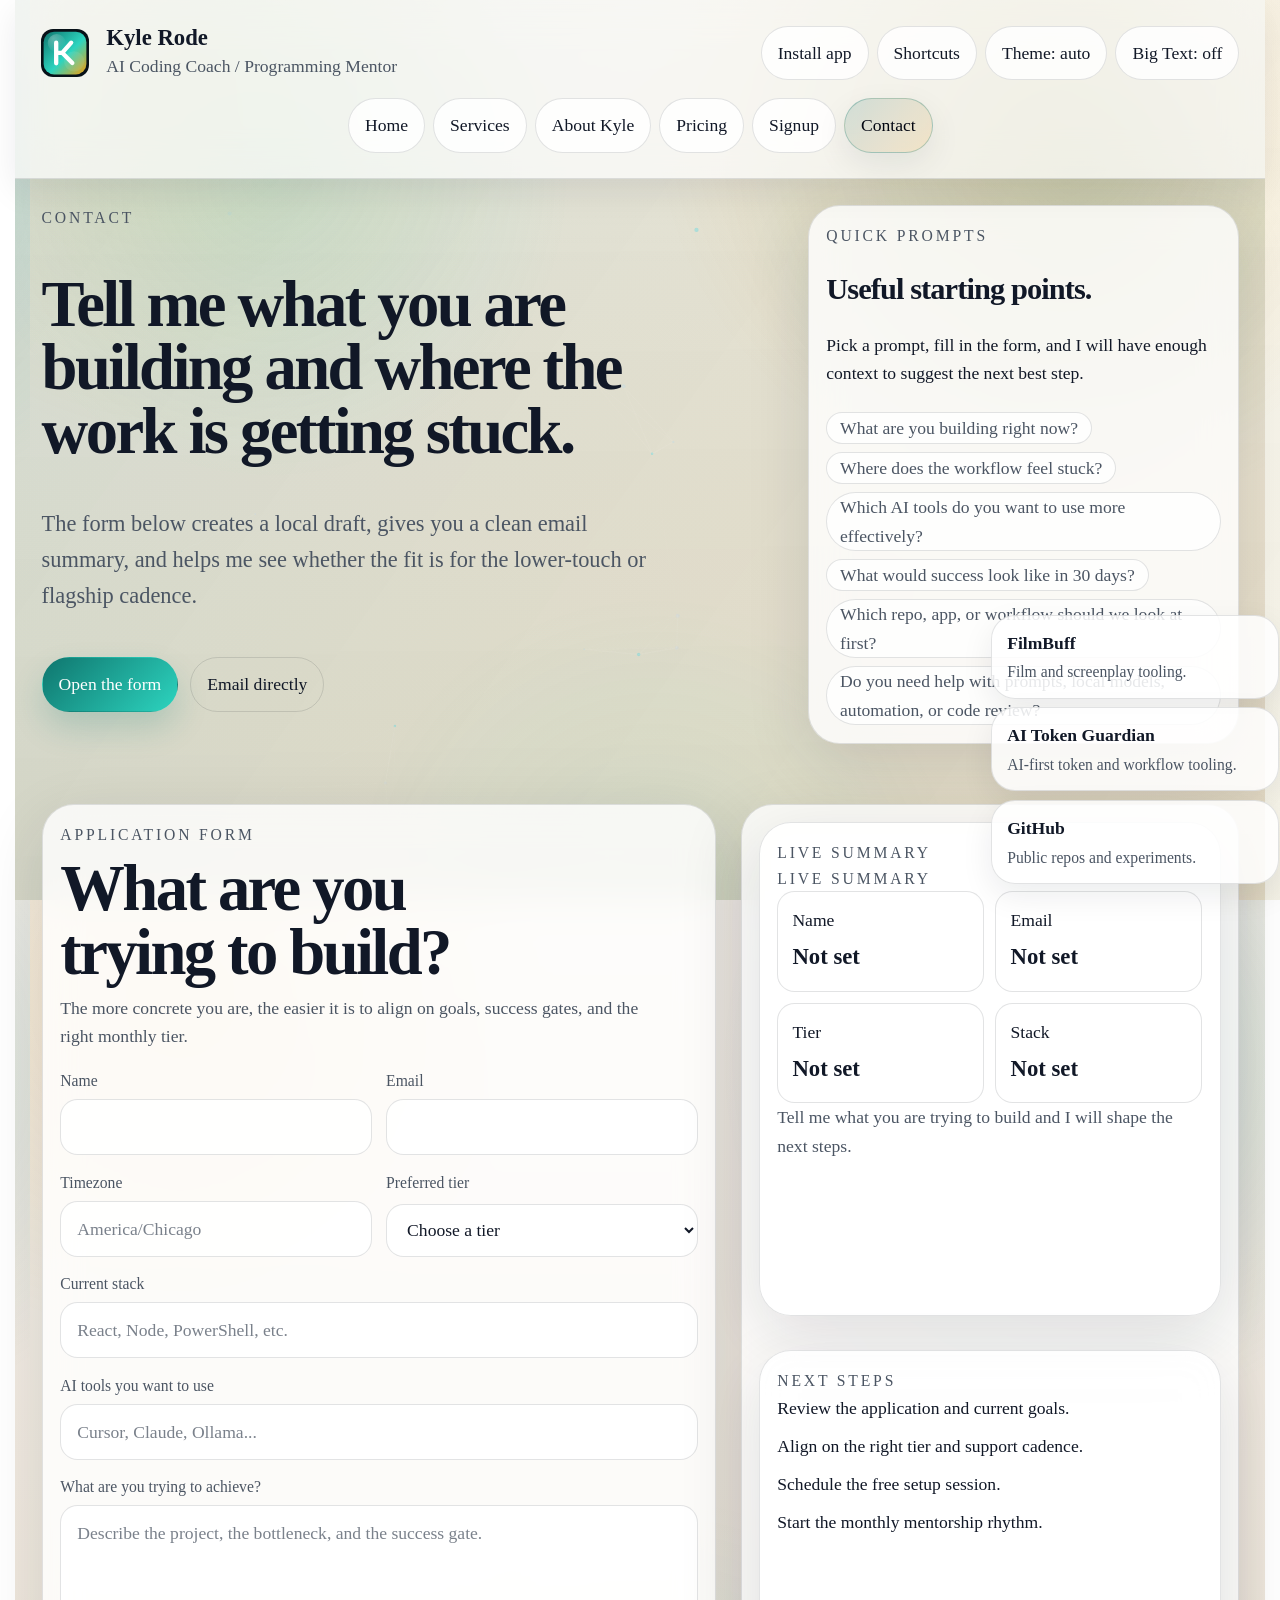
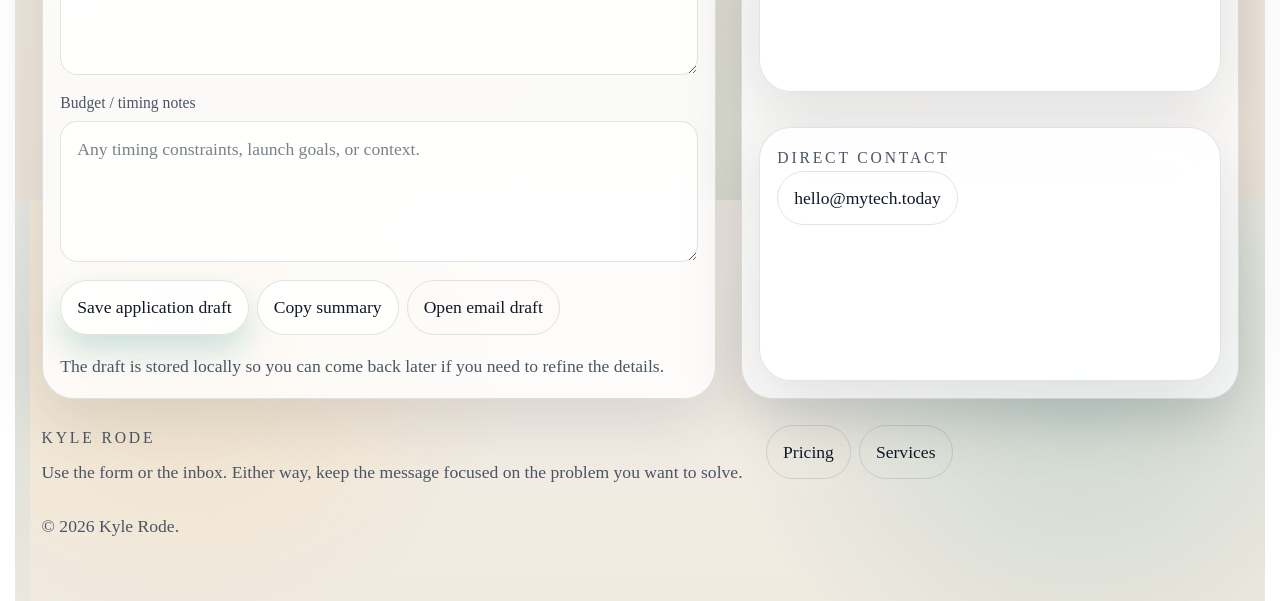
<file: src/v2/contact.html>
<!doctype html>
<html lang="en" data-theme="light">
  <head>
    <meta charset="utf-8" />
    <meta name="viewport" content="width=device-width, initial-scale=1, viewport-fit=cover" />
    <meta name="color-scheme" content="light dark" />
    <meta name="theme-color" content="#f3ede4" />
    <meta
      name="description"
      content="Contact Kyle Rode about AI coding mentorship, monthly coaching, and guided self-reliance."
    />
    <meta property="og:title" content="Contact | Kyle Rode" />
    <meta
      property="og:description"
      content="Use the contact form to outline your stack, your goals, and the type of mentorship you want."
    />
    <meta property="og:type" content="website" />
    <meta property="og:image" content="./assets/og-card.svg" />
    <meta name="twitter:card" content="summary_large_image" />
    <meta name="ga4-measurement-id" content="" />
    <meta name="apple-mobile-web-app-title" content="Kyle Rode" />
    <link rel="manifest" href="./manifest.webmanifest" />
    <link rel="icon" href="./assets/favicon.svg" type="image/svg+xml" />
    <link rel="apple-touch-icon" href="./assets/icon.svg" />
    <title>Contact | Kyle Rode</title>
    <script>
      (() => {
        const themeKey = 'ai-coach-v2.theme';
        const bigTextKey = 'ai-coach-v2.bigText';
        const prefersDark = window.matchMedia('(prefers-color-scheme: dark)').matches;
        const preference = JSON.parse(localStorage.getItem(themeKey) || '"auto"');
        const resolved =
          preference === 'light' || preference === 'dark'
            ? preference
            : prefersDark
              ? 'dark'
              : 'light';
        document.documentElement.dataset.theme = resolved;
        if (JSON.parse(localStorage.getItem(bigTextKey) || 'false')) {
          document.documentElement.classList.add('big-text');
        }
      })();
    </script>
    <link rel="stylesheet" href="./styles/site.css" />
  </head>
  <body class="site-shell" data-page="contact">
    <a class="skip-link" href="#main-content">Skip to content</a>

    <div class="ambient-shell" aria-hidden="true">
      <canvas id="ambient-canvas" class="ambient-canvas"></canvas>
      <div class="ambient-fallback"></div>
    </div>

    <header class="site-header">
      <div class="site-header__row">
        <div class="brand-lockup">
          <a class="brand-mark" href="./index.html" aria-label="Kyle Rode home">
            <img src="./assets/icon.svg" alt="" />
          </a>
          <div class="brand-copy">
            <strong>Kyle Rode</strong>
            <p>AI Coding Coach / Programming Mentor</p>
          </div>
        </div>

        <div class="site-actions">
          <button id="install-button" class="button button--ghost icon-button" type="button" hidden>
            Install app
          </button>
          <button id="shortcuts-button" class="button button--ghost icon-button" type="button" aria-haspopup="dialog">
            Shortcuts
          </button>
          <button id="theme-toggle" class="button button--ghost theme-toggle" type="button">Theme</button>
          <button id="text-toggle" class="button button--ghost text-toggle" type="button">Big Text</button>
        </div>
      </div>

      <nav class="site-nav" aria-label="Primary">
        <a data-nav="home" href="./index.html">Home</a>
        <a data-nav="services" href="./services.html">Services</a>
        <a data-nav="about" href="./about.html">About Kyle</a>
        <a data-nav="pricing" href="./pricing.html">Pricing</a>
        <a data-nav="signup" href="./signup.html">Signup</a>
        <a data-nav="contact" href="./contact.html">Contact</a>
      </nav>
    </header>

    <main id="main-content" class="page-main">
      <section class="page-hero" data-reveal>
        <div class="hero-copy flow">
          <p class="eyebrow">Contact</p>
          <h1>Tell me what you are building and where the work is getting stuck.</h1>
          <p class="lede">
            The form below creates a local draft, gives you a clean email summary, and helps me see whether the fit is
            for the lower-touch or flagship cadence.
          </p>
          <div class="cta-row">
            <a class="button button--primary" href="./contact.html#contact-form" data-track-click="cta_form">Open the form</a>
            <a class="button button--ghost" href="mailto:hello@mytech.today" data-track-click="cta_email">Email directly</a>
          </div>
        </div>

        <aside class="hero-panel card">
          <p class="eyebrow">Quick prompts</p>
          <h2>Useful starting points.</h2>
          <p>Pick a prompt, fill in the form, and I will have enough context to suggest the next best step.</p>
          <div id="contact-prompts" class="contact-prompts"></div>
        </aside>
      </section>

      <section class="page-section contact-grid" data-reveal>
        <form id="contact-form" class="card flow" novalidate>
          <header class="page-section__head">
            <p class="eyebrow">Application form</p>
            <h2>What are you trying to build?</h2>
            <p class="muted">
              The more concrete you are, the easier it is to align on goals, success gates, and the right monthly
              tier.
            </p>
          </header>

          <div class="field-grid">
            <label class="field">
              <span class="field-label">Name</span>
              <input name="name" autocomplete="name" required />
            </label>

            <label class="field">
              <span class="field-label">Email</span>
              <input name="email" type="email" autocomplete="email" required />
            </label>

            <label class="field">
              <span class="field-label">Timezone</span>
              <input name="timezone" autocomplete="timezone" placeholder="America/Chicago" required />
            </label>

            <label class="field">
              <span class="field-label">Preferred tier</span>
              <select name="tier" required>
                <option value="">Choose a tier</option>
                <option value="Momentum">$500 Momentum</option>
                <option value="Deep Mentorship">$1,000 Deep Mentorship</option>
              </select>
            </label>

            <label class="field field--full">
              <span class="field-label">Current stack</span>
              <input name="stack" placeholder="React, Node, PowerShell, etc." required />
            </label>

            <label class="field field--full">
              <span class="field-label">AI tools you want to use</span>
              <input name="tools" placeholder="Cursor, Claude, Ollama..." required />
            </label>

            <label class="field field--full">
              <span class="field-label">What are you trying to achieve?</span>
              <textarea
                name="goal"
                rows="5"
                placeholder="Describe the project, the bottleneck, and the success gate."
                required
              ></textarea>
            </label>

            <label class="field field--full">
              <span class="field-label">Budget / timing notes</span>
              <textarea name="notes" rows="4" placeholder="Any timing constraints, launch goals, or context."></textarea>
            </label>
          </div>

          <div class="form-actions">
            <button class="button button--primary" type="submit" data-track-click="form_submit">Save application draft</button>
            <button id="copy-application-button" class="button button--ghost" type="button" data-track-click="copy_summary">
              Copy summary
            </button>
            <a
              id="email-application-button"
              class="button button--ghost"
              href="mailto:hello@mytech.today"
              data-track-click="email_summary"
            >
              Open email draft
            </a>
          </div>
          <p class="muted">
            The draft is stored locally so you can come back later if you need to refine the details.
          </p>
        </form>

        <aside class="contact-summary flow">
          <section class="card">
            <p class="eyebrow">Live summary</p>
            <div id="contact-summary"></div>
          </section>

          <section class="card">
            <p class="eyebrow">Next steps</p>
            <ol class="note-list">
              <li>Review the application and current goals.</li>
              <li>Align on the right tier and support cadence.</li>
              <li>Schedule the free setup session.</li>
              <li>Start the monthly mentorship rhythm.</li>
            </ol>
          </section>

          <section class="card">
            <p class="eyebrow">Direct contact</p>
            <a class="button button--ghost" href="mailto:hello@mytech.today">hello@mytech.today</a>
          </section>
        </aside>
      </section>
    </main>

    <aside id="sticky-links" class="sticky-links" aria-label="Project links"></aside>

    <footer class="site-footer">
      <div class="site-footer__grid">
        <div class="site-footer__meta">
          <p class="eyebrow">Kyle Rode</p>
          <p>Use the form or the inbox. Either way, keep the message focused on the problem you want to solve.</p>
        </div>
        <div class="footer-links">
          <a class="button button--ghost" href="./pricing.html">Pricing</a>
          <a class="button button--ghost" href="./services.html">Services</a>
        </div>
      </div>
      <p>© <span id="footer-year">2026</span> Kyle Rode.</p>
    </footer>

    <dialog id="shortcuts-dialog" class="dialog">
      <form method="dialog" class="dialog-surface card">
        <header class="dialog-header">
          <div>
            <p class="eyebrow">Keyboard shortcuts</p>
            <h2>Quick actions</h2>
          </div>
          <button class="button button--ghost" value="close" aria-label="Close shortcuts dialog">Close</button>
        </header>
        <div class="shortcut-grid">
          <div><kbd>?</kbd><span>Open this help panel</span></div>
          <div><kbd>1</kbd> to <kbd>6</kbd><span>Jump to the main pages</span></div>
          <div><kbd>S</kbd><span>Open signup</span></div>
          <div><kbd>T</kbd><span>Cycle themes</span></div>
          <div><kbd>B</kbd><span>Toggle big text</span></div>
          <div><kbd>Ctrl</kbd> + <kbd>Shift</kbd> + <kbd>D</kbd><span>Open diagnostics</span></div>
        </div>
      </form>
    </dialog>

    <dialog id="debug-dialog" class="dialog">
      <form method="dialog" class="dialog-surface card">
        <header class="dialog-header">
          <div>
            <p class="eyebrow">Diagnostics</p>
            <h2>Debug mode</h2>
          </div>
          <button class="button button--ghost" value="close" aria-label="Close diagnostics">Close</button>
        </header>
        <div id="debug-content" class="debug-content"></div>
      </form>
    </dialog>

    <div id="toast-stack" class="toast-stack" aria-live="polite" aria-atomic="true"></div>
    <div id="sr-announcer" class="sr-only" aria-live="polite" aria-atomic="true"></div>

    <template id="toast-template">
      <article class="toast card">
        <strong class="toast-title"></strong>
        <p class="toast-body"></p>
      </article>
    </template>

    <script type="module" src="./scripts/app.js"></script>
  </body>
</html>
</file>
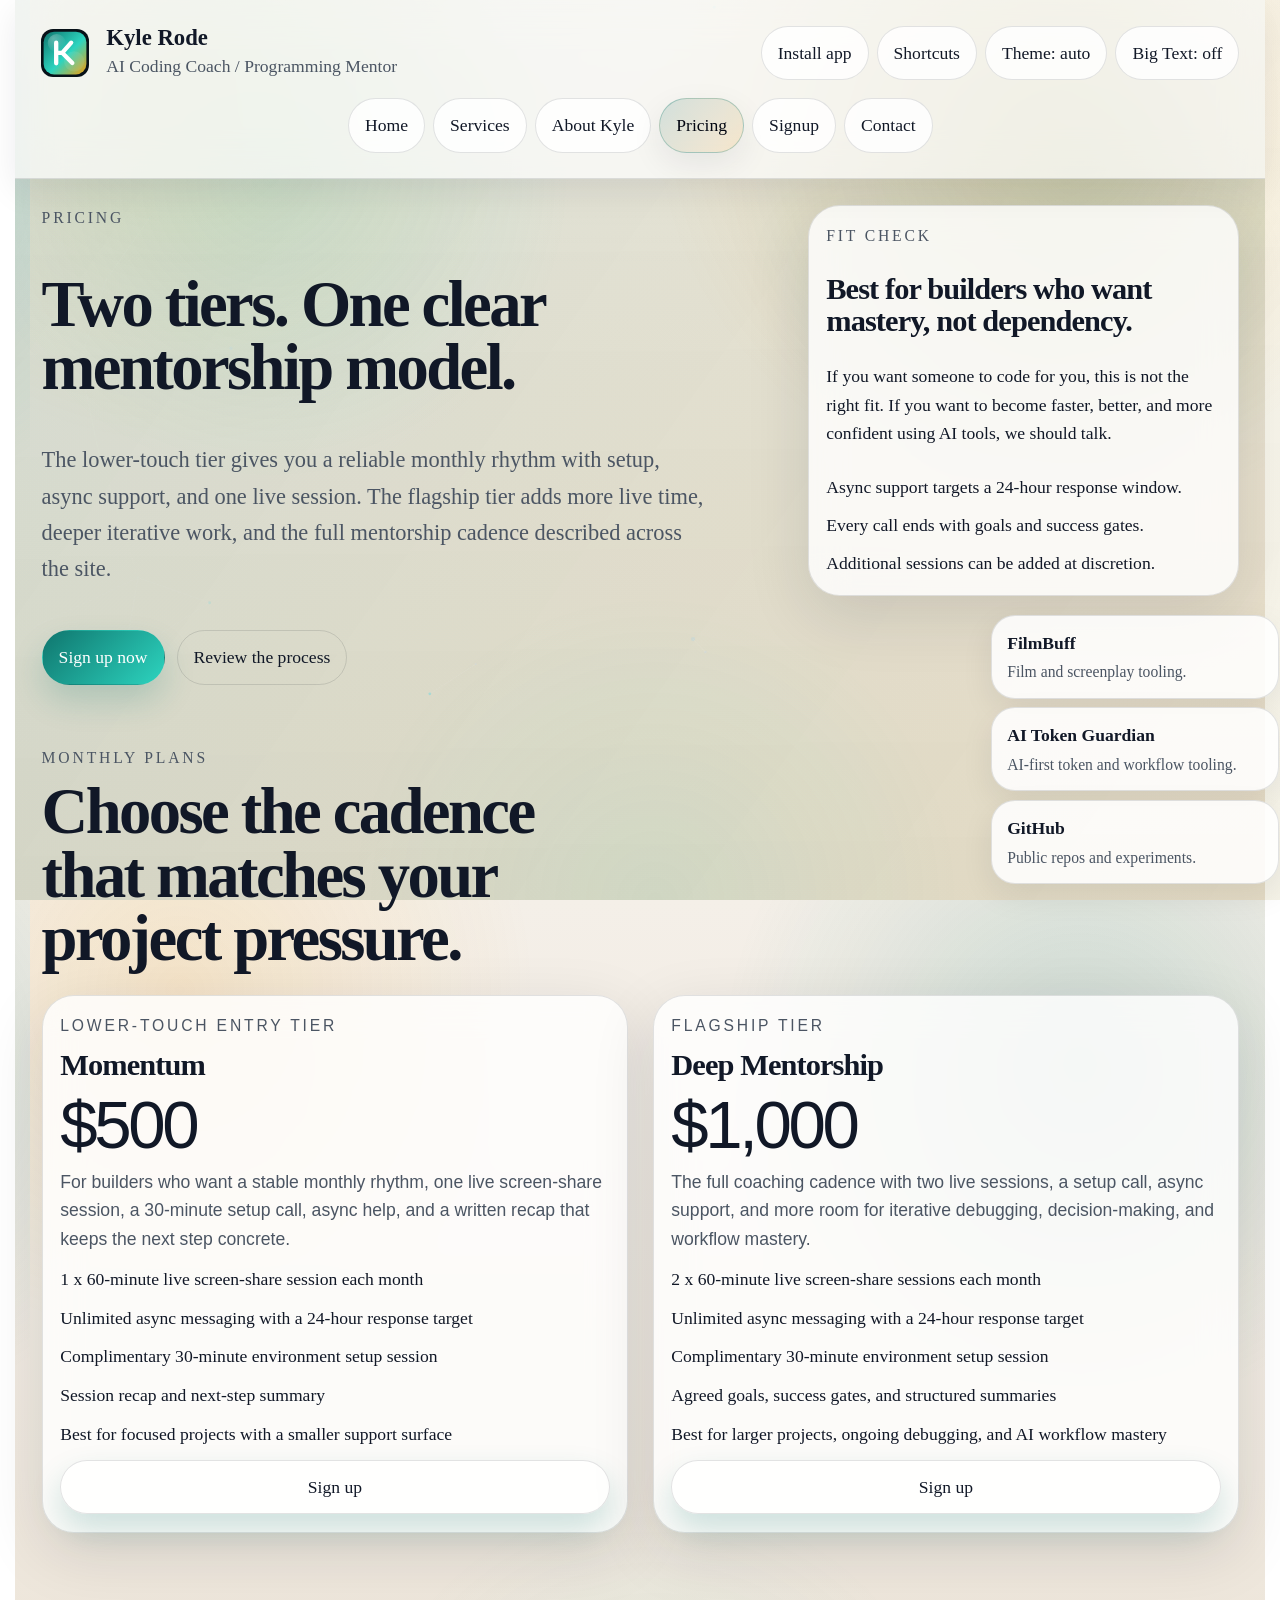
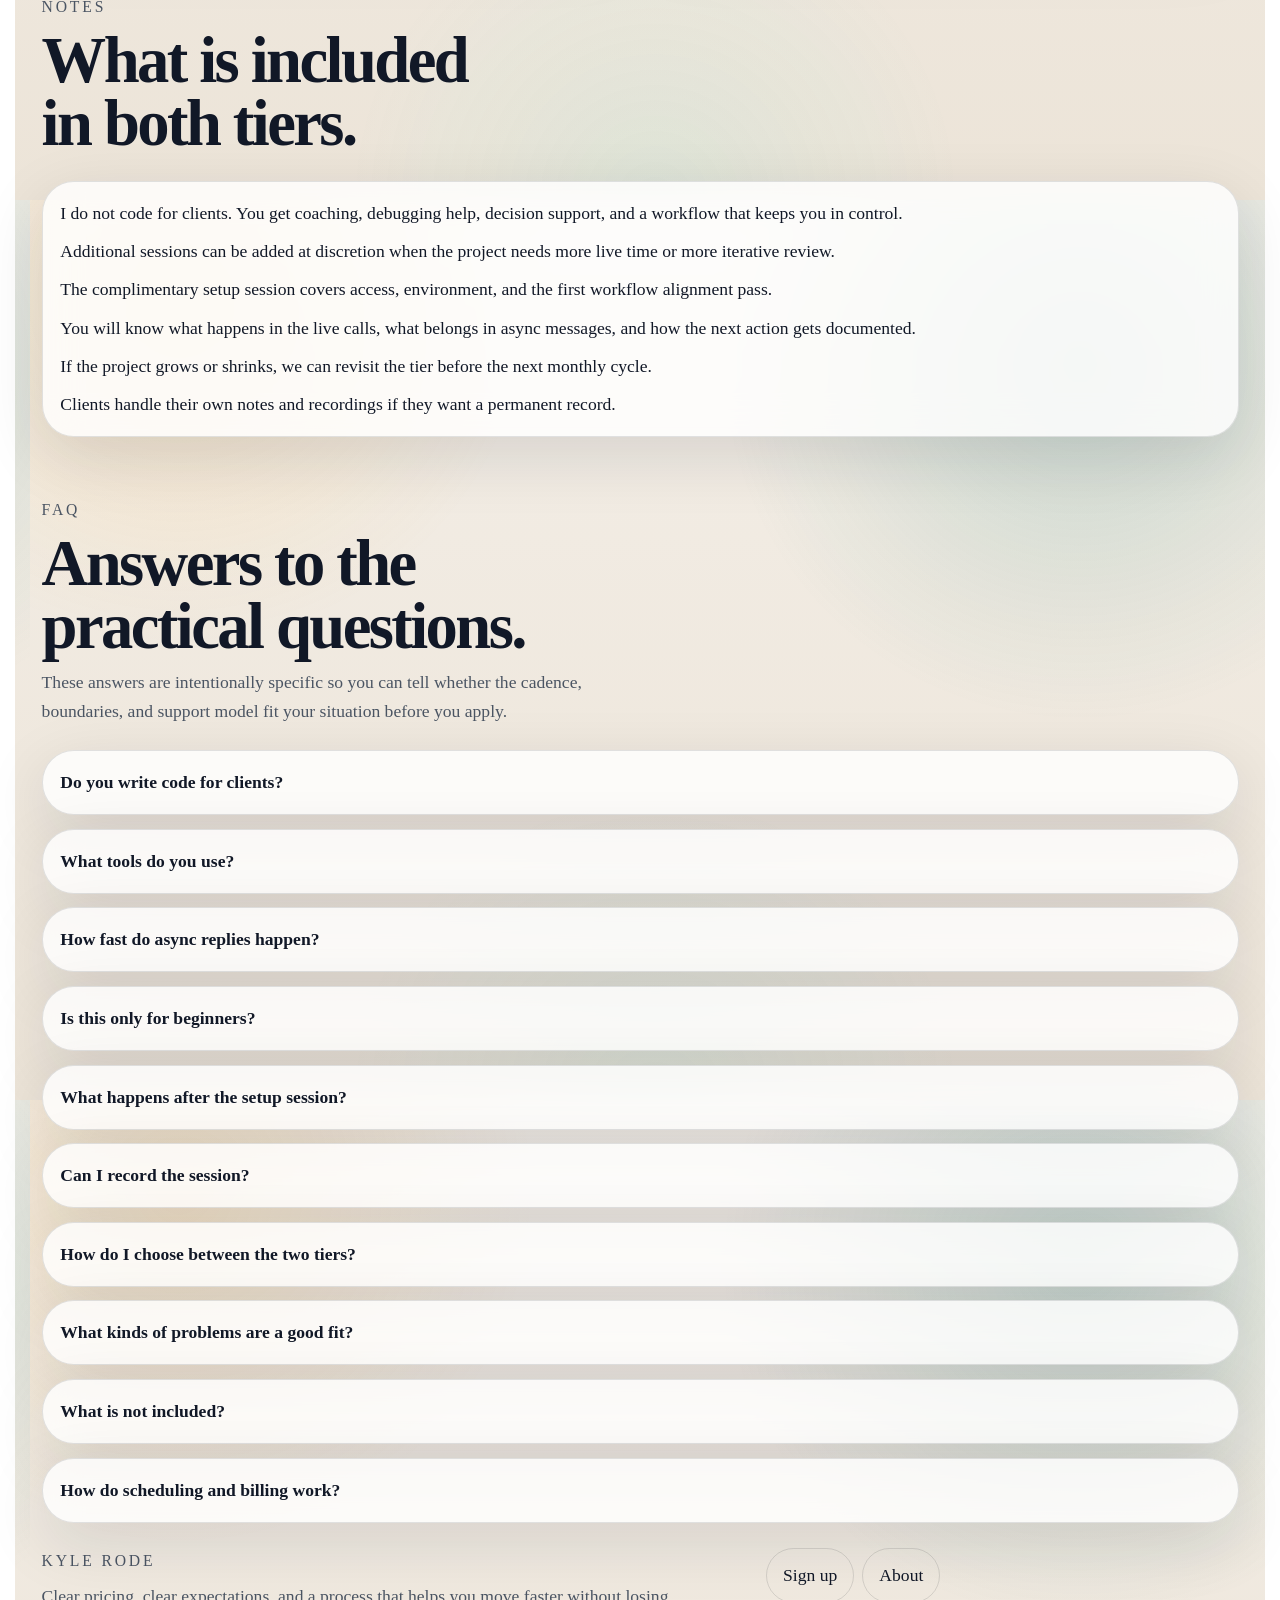
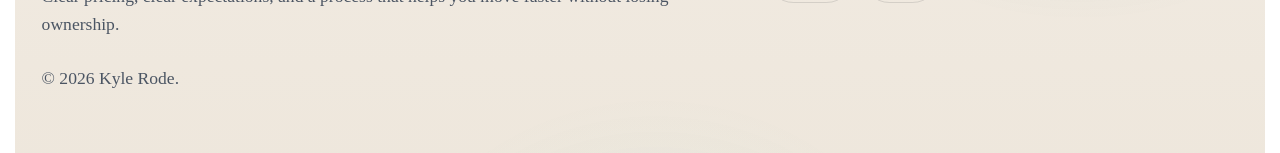
<file: src/v2/pricing.html>
<!doctype html>
<html lang="en" data-theme="light">
  <head>
    <meta charset="utf-8" />
    <meta name="viewport" content="width=device-width, initial-scale=1, viewport-fit=cover" />
    <meta name="color-scheme" content="light dark" />
    <meta name="theme-color" content="#f3ede4" />
    <meta
      name="description"
      content="Compare Kyle Rode's mentorship tiers: $500 Momentum and $1,000 Deep Mentorship."
    />
    <meta property="og:title" content="Pricing | Kyle Rode" />
    <meta
      property="og:description"
      content="Two clear monthly tiers for AI coding mentorship, with live sessions, async support, and structured summaries."
    />
    <meta property="og:type" content="website" />
    <meta property="og:image" content="./assets/og-card.svg" />
    <meta name="twitter:card" content="summary_large_image" />
    <meta name="ga4-measurement-id" content="" />
    <meta name="apple-mobile-web-app-title" content="Kyle Rode" />
    <link rel="manifest" href="./manifest.webmanifest" />
    <link rel="icon" href="./assets/favicon.svg" type="image/svg+xml" />
    <link rel="apple-touch-icon" href="./assets/icon.svg" />
    <title>Pricing | Kyle Rode</title>
    <script>
      (() => {
        const themeKey = 'ai-coach-v2.theme';
        const bigTextKey = 'ai-coach-v2.bigText';
        const prefersDark = window.matchMedia('(prefers-color-scheme: dark)').matches;
        const preference = JSON.parse(localStorage.getItem(themeKey) || '"auto"');
        const resolved =
          preference === 'light' || preference === 'dark'
            ? preference
            : prefersDark
              ? 'dark'
              : 'light';
        document.documentElement.dataset.theme = resolved;
        if (JSON.parse(localStorage.getItem(bigTextKey) || 'false')) {
          document.documentElement.classList.add('big-text');
        }
      })();
    </script>
    <link rel="stylesheet" href="./styles/site.css" />
  </head>
  <body class="site-shell" data-page="pricing">
    <a class="skip-link" href="#main-content">Skip to content</a>

    <div class="ambient-shell" aria-hidden="true">
      <canvas id="ambient-canvas" class="ambient-canvas"></canvas>
      <div class="ambient-fallback"></div>
    </div>

    <header class="site-header">
      <div class="site-header__row">
        <div class="brand-lockup">
          <a class="brand-mark" href="./index.html" aria-label="Kyle Rode home">
            <img src="./assets/icon.svg" alt="" />
          </a>
          <div class="brand-copy">
            <strong>Kyle Rode</strong>
            <p>AI Coding Coach / Programming Mentor</p>
          </div>
        </div>

        <div class="site-actions">
          <button id="install-button" class="button button--ghost icon-button" type="button" hidden>
            Install app
          </button>
          <button id="shortcuts-button" class="button button--ghost icon-button" type="button" aria-haspopup="dialog">
            Shortcuts
          </button>
          <button id="theme-toggle" class="button button--ghost theme-toggle" type="button">Theme</button>
          <button id="text-toggle" class="button button--ghost text-toggle" type="button">Big Text</button>
        </div>
      </div>

      <nav class="site-nav" aria-label="Primary">
        <a data-nav="home" href="./index.html">Home</a>
        <a data-nav="services" href="./services.html">Services</a>
        <a data-nav="about" href="./about.html">About Kyle</a>
        <a data-nav="pricing" href="./pricing.html">Pricing</a>
        <a data-nav="signup" href="./signup.html">Signup</a>
        <a data-nav="contact" href="./contact.html">Contact</a>
      </nav>
    </header>

    <main id="main-content" class="page-main">
      <section class="page-hero" data-reveal>
        <div class="hero-copy flow">
          <p class="eyebrow">Pricing</p>
          <h1>Two tiers. One clear mentorship model.</h1>
          <p class="lede">
            The lower-touch tier gives you a reliable monthly rhythm with setup, async support, and one live session.
            The flagship tier adds more live time, deeper iterative work, and the full mentorship cadence described
            across the site.
          </p>
          <div class="cta-row">
            <a class="button button--primary" href="./signup.html" data-track-click="cta_apply">Sign up now</a>
            <a class="button button--ghost" href="./services.html" data-track-click="cta_services">Review the process</a>
          </div>
        </div>

        <aside class="hero-panel card">
          <p class="eyebrow">Fit check</p>
          <h2>Best for builders who want mastery, not dependency.</h2>
          <p>
            If you want someone to code for you, this is not the right fit. If you want to become faster, better, and
            more confident using AI tools, we should talk.
          </p>
          <ul class="note-list">
            <li>Async support targets a 24-hour response window.</li>
            <li>Every call ends with goals and success gates.</li>
            <li>Additional sessions can be added at discretion.</li>
          </ul>
        </aside>
      </section>

      <section class="page-section" data-reveal>
        <header class="page-section__head">
          <p class="eyebrow">Monthly plans</p>
          <h2>Choose the cadence that matches your project pressure.</h2>
        </header>
        <div id="pricing-grid" class="pricing-grid"></div>
      </section>

      <section class="page-section" data-reveal>
        <header class="page-section__head">
          <p class="eyebrow">Notes</p>
          <h2>What is included in both tiers.</h2>
        </header>
        <div class="card pricing-notes">
          <ul id="pricing-notes" class="note-list"></ul>
        </div>
      </section>

      <section class="page-section" data-reveal>
        <header class="page-section__head">
          <p class="eyebrow">FAQ</p>
          <h2>Answers to the practical questions.</h2>
          <p class="muted">
            These answers are intentionally specific so you can tell whether the cadence, boundaries, and support
            model fit your situation before you apply.
          </p>
        </header>
        <div id="pricing-faq" class="faq-list"></div>
      </section>
    </main>

    <aside id="sticky-links" class="sticky-links" aria-label="Project links"></aside>

    <footer class="site-footer">
      <div class="site-footer__grid">
        <div class="site-footer__meta">
          <p class="eyebrow">Kyle Rode</p>
          <p>Clear pricing, clear expectations, and a process that helps you move faster without losing ownership.</p>
        </div>
        <div class="footer-links">
          <a class="button button--ghost" href="./signup.html">Sign up</a>
          <a class="button button--ghost" href="./about.html">About</a>
        </div>
      </div>
      <p>© <span id="footer-year">2026</span> Kyle Rode.</p>
    </footer>

    <dialog id="shortcuts-dialog" class="dialog">
      <form method="dialog" class="dialog-surface card">
        <header class="dialog-header">
          <div>
            <p class="eyebrow">Keyboard shortcuts</p>
            <h2>Quick actions</h2>
          </div>
          <button class="button button--ghost" value="close" aria-label="Close shortcuts dialog">Close</button>
        </header>
        <div class="shortcut-grid">
          <div><kbd>?</kbd><span>Open this help panel</span></div>
          <div><kbd>1</kbd> to <kbd>6</kbd><span>Jump to the main pages</span></div>
          <div><kbd>S</kbd><span>Open signup</span></div>
          <div><kbd>T</kbd><span>Cycle themes</span></div>
          <div><kbd>B</kbd><span>Toggle big text</span></div>
          <div><kbd>Ctrl</kbd> + <kbd>Shift</kbd> + <kbd>D</kbd><span>Open diagnostics</span></div>
        </div>
      </form>
    </dialog>

    <dialog id="debug-dialog" class="dialog">
      <form method="dialog" class="dialog-surface card">
        <header class="dialog-header">
          <div>
            <p class="eyebrow">Diagnostics</p>
            <h2>Debug mode</h2>
          </div>
          <button class="button button--ghost" value="close" aria-label="Close diagnostics">Close</button>
        </header>
        <div id="debug-content" class="debug-content"></div>
      </form>
    </dialog>

    <div id="toast-stack" class="toast-stack" aria-live="polite" aria-atomic="true"></div>
    <div id="sr-announcer" class="sr-only" aria-live="polite" aria-atomic="true"></div>

    <template id="toast-template">
      <article class="toast card">
        <strong class="toast-title"></strong>
        <p class="toast-body"></p>
      </article>
    </template>

    <script type="module" src="./scripts/app.js"></script>
  </body>
</html>
</file>
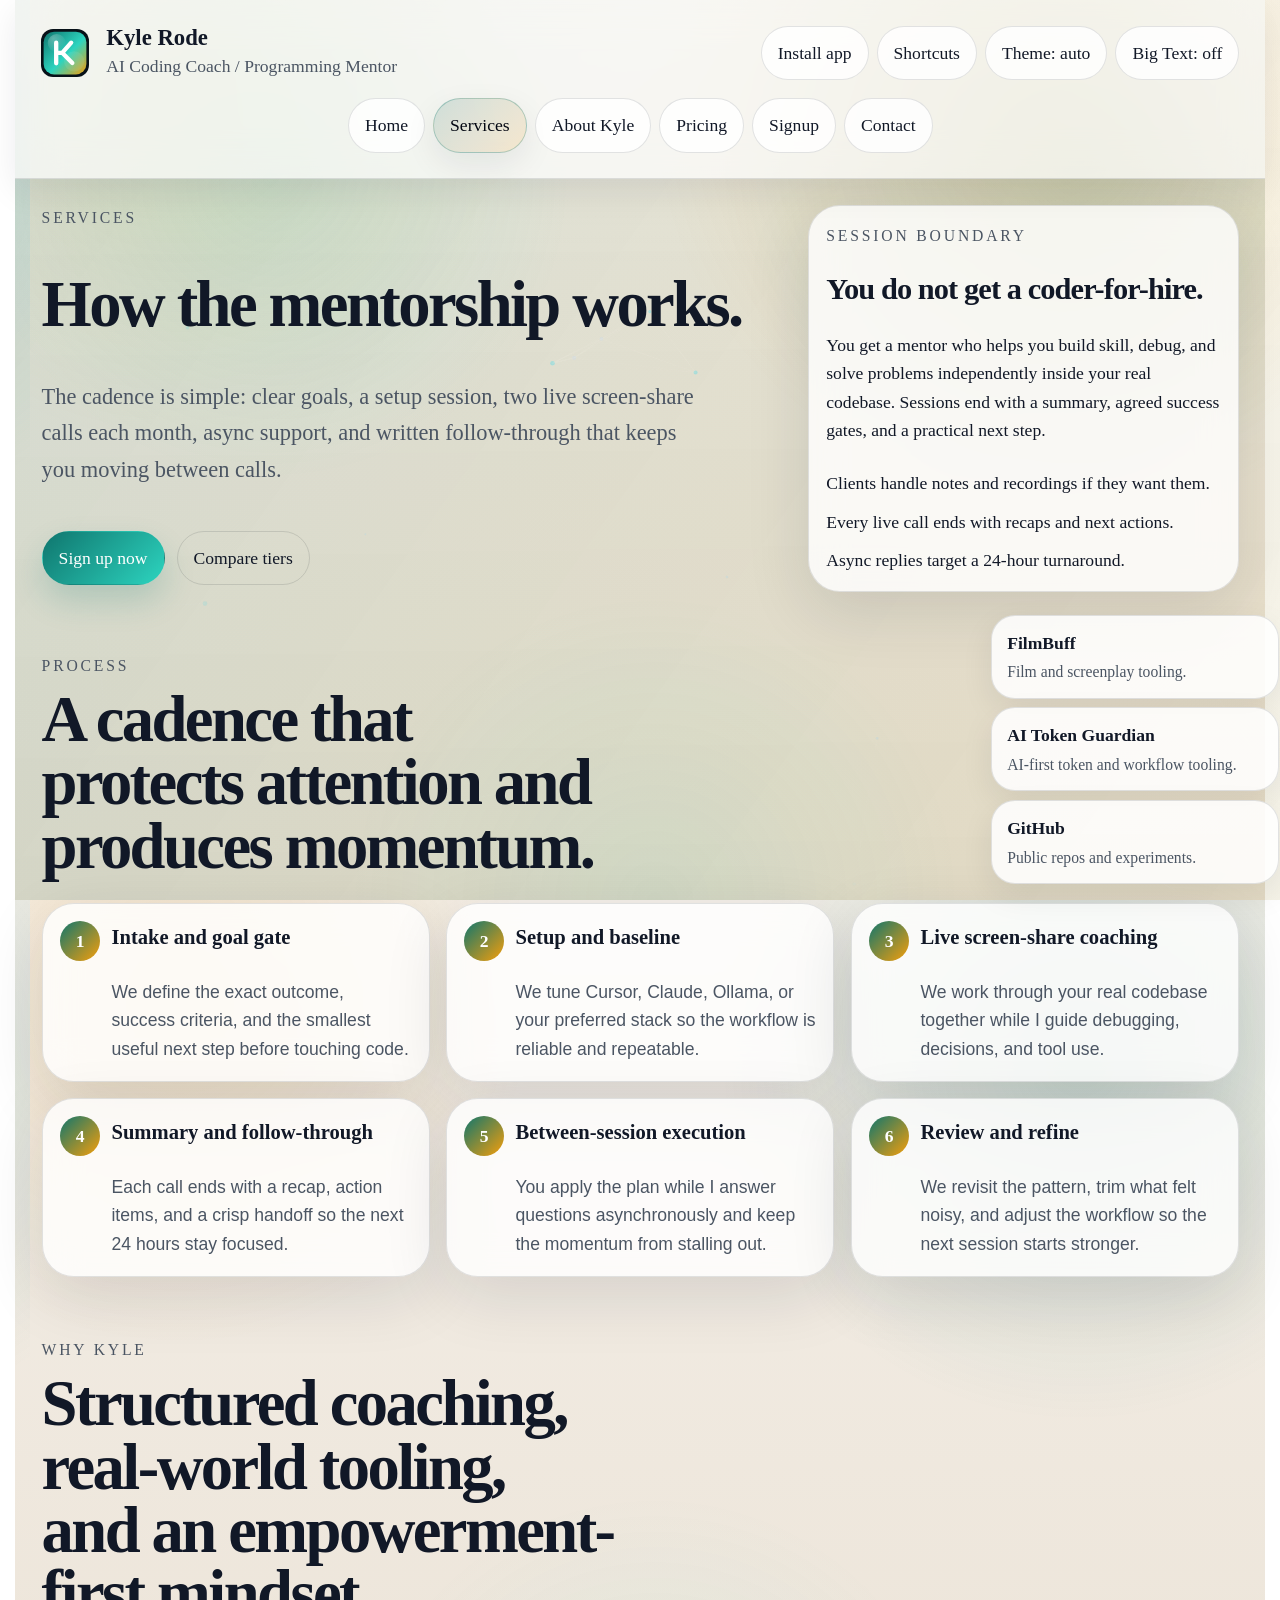
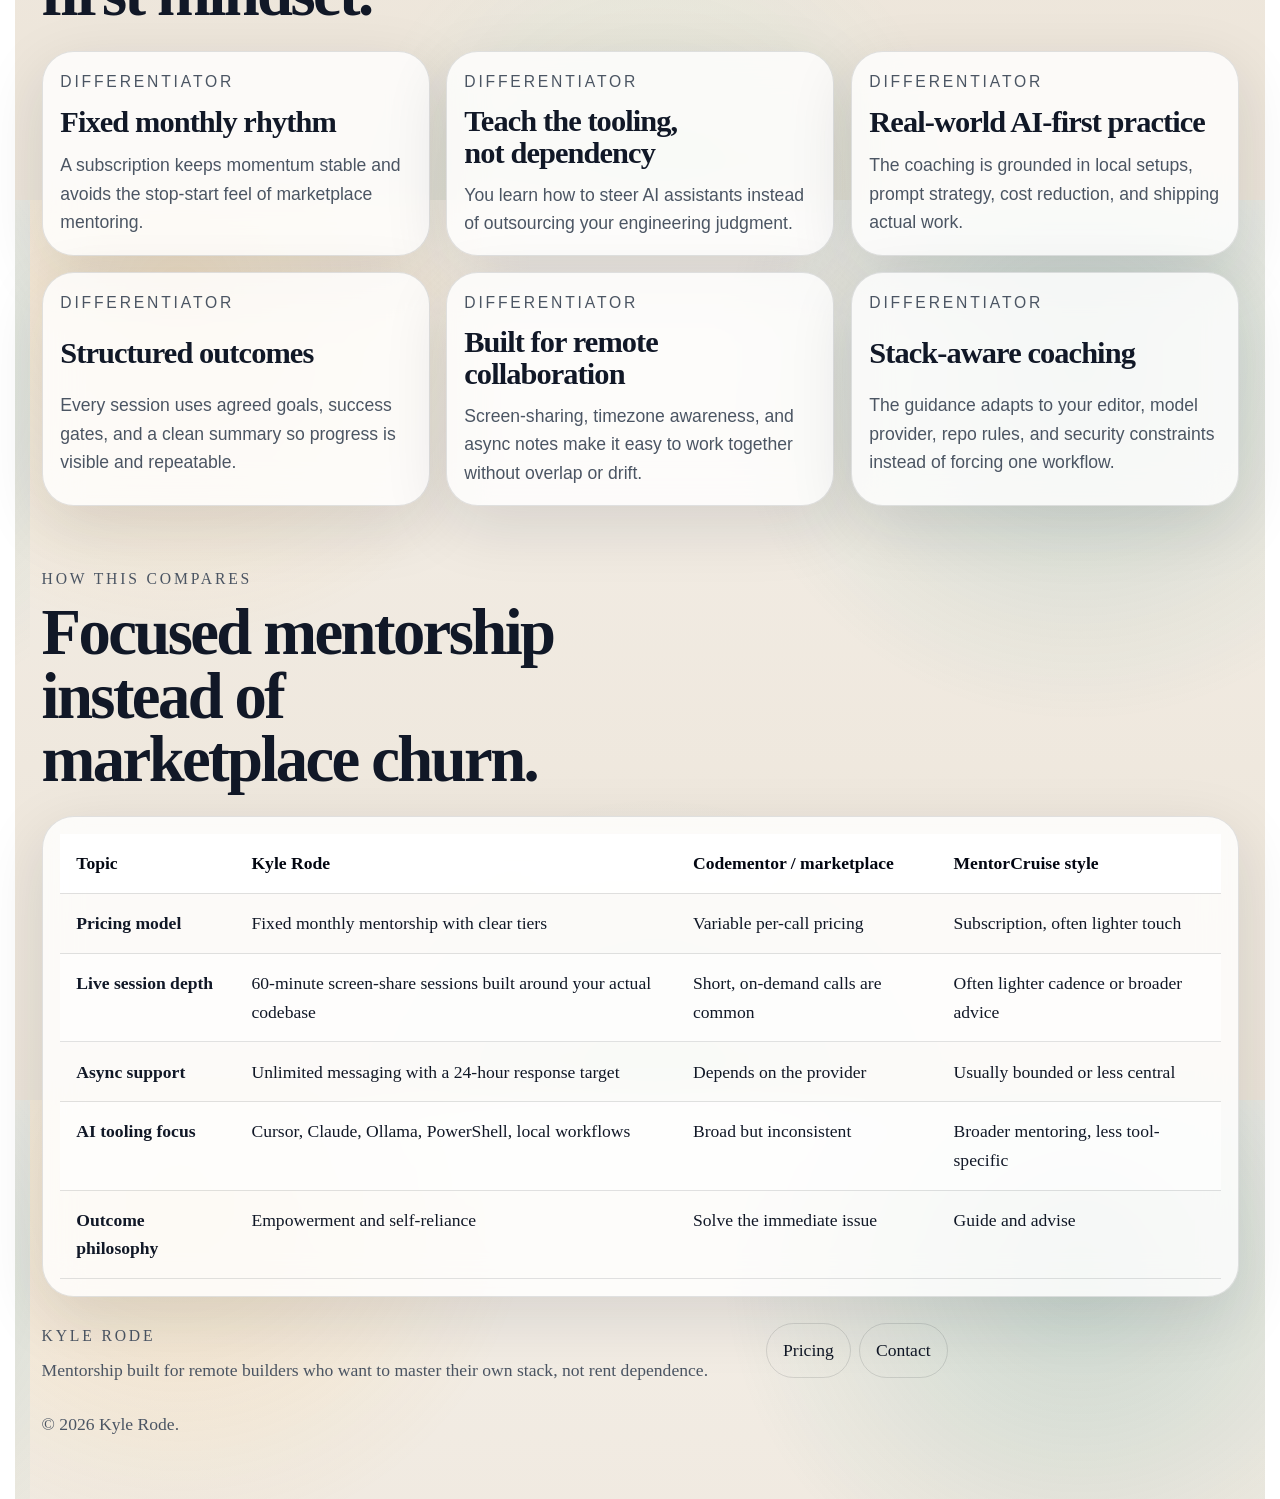
<file: src/v2/services.html>
<!doctype html>
<html lang="en" data-theme="light">
  <head>
    <meta charset="utf-8" />
    <meta name="viewport" content="width=device-width, initial-scale=1, viewport-fit=cover" />
    <meta name="color-scheme" content="light dark" />
    <meta name="theme-color" content="#f3ede4" />
    <meta
      name="description"
      content="See how Kyle Rode's AI coding mentorship works, including process, boundaries, and how it differs from marketplace mentoring."
    />
    <meta property="og:title" content="Services | Kyle Rode" />
    <meta
      property="og:description"
      content="A clear monthly coaching cadence with goal gates, live screen-share sessions, and unlimited async messaging."
    />
    <meta property="og:type" content="website" />
    <meta property="og:image" content="./assets/og-card.svg" />
    <meta name="twitter:card" content="summary_large_image" />
    <meta name="ga4-measurement-id" content="" />
    <meta name="apple-mobile-web-app-title" content="Kyle Rode" />
    <link rel="manifest" href="./manifest.webmanifest" />
    <link rel="icon" href="./assets/favicon.svg" type="image/svg+xml" />
    <link rel="apple-touch-icon" href="./assets/icon.svg" />
    <title>Services | Kyle Rode</title>
    <script>
      (() => {
        const themeKey = 'ai-coach-v2.theme';
        const bigTextKey = 'ai-coach-v2.bigText';
        const prefersDark = window.matchMedia('(prefers-color-scheme: dark)').matches;
        const preference = JSON.parse(localStorage.getItem(themeKey) || '"auto"');
        const resolved =
          preference === 'light' || preference === 'dark'
            ? preference
            : prefersDark
              ? 'dark'
              : 'light';
        document.documentElement.dataset.theme = resolved;
        if (JSON.parse(localStorage.getItem(bigTextKey) || 'false')) {
          document.documentElement.classList.add('big-text');
        }
      })();
    </script>
    <link rel="stylesheet" href="./styles/site.css" />
  </head>
  <body class="site-shell" data-page="services">
    <a class="skip-link" href="#main-content">Skip to content</a>

    <div class="ambient-shell" aria-hidden="true">
      <canvas id="ambient-canvas" class="ambient-canvas"></canvas>
      <div class="ambient-fallback"></div>
    </div>

    <header class="site-header">
      <div class="site-header__row">
        <div class="brand-lockup">
          <a class="brand-mark" href="./index.html" aria-label="Kyle Rode home">
            <img src="./assets/icon.svg" alt="" />
          </a>
          <div class="brand-copy">
            <strong>Kyle Rode</strong>
            <p>AI Coding Coach / Programming Mentor</p>
          </div>
        </div>

        <div class="site-actions">
          <button id="install-button" class="button button--ghost icon-button" type="button" hidden>
            Install app
          </button>
          <button id="shortcuts-button" class="button button--ghost icon-button" type="button" aria-haspopup="dialog">
            Shortcuts
          </button>
          <button id="theme-toggle" class="button button--ghost theme-toggle" type="button">Theme</button>
          <button id="text-toggle" class="button button--ghost text-toggle" type="button">Big Text</button>
        </div>
      </div>

      <nav class="site-nav" aria-label="Primary">
        <a data-nav="home" href="./index.html">Home</a>
        <a data-nav="services" href="./services.html">Services</a>
        <a data-nav="about" href="./about.html">About Kyle</a>
        <a data-nav="pricing" href="./pricing.html">Pricing</a>
        <a data-nav="signup" href="./signup.html">Signup</a>
        <a data-nav="contact" href="./contact.html">Contact</a>
      </nav>
    </header>

    <main id="main-content" class="page-main">
      <section class="page-hero" data-reveal>
        <div class="hero-copy flow">
          <p class="eyebrow">Services</p>
          <h1>How the mentorship works.</h1>
          <p class="lede">
            The cadence is simple: clear goals, a setup session, two live screen-share calls each month, async
            support, and written follow-through that keeps you moving between calls.
          </p>
          <div class="cta-row">
            <a class="button button--primary" href="./signup.html" data-track-click="cta_apply">Sign up now</a>
            <a class="button button--ghost" href="./pricing.html" data-track-click="cta_pricing">Compare tiers</a>
          </div>
        </div>

        <aside class="hero-panel card">
          <p class="eyebrow">Session boundary</p>
          <h2>You do not get a coder-for-hire.</h2>
          <p>
            You get a mentor who helps you build skill, debug, and solve problems independently inside your real
            codebase. Sessions end with a summary, agreed success gates, and a practical next step.
          </p>
          <ul class="note-list">
            <li>Clients handle notes and recordings if they want them.</li>
            <li>Every live call ends with recaps and next actions.</li>
            <li>Async replies target a 24-hour turnaround.</li>
          </ul>
        </aside>
      </section>

      <section class="page-section" data-reveal>
        <header class="page-section__head">
          <p class="eyebrow">Process</p>
          <h2>A cadence that protects attention and produces momentum.</h2>
        </header>
        <div id="process-timeline" class="card-grid"></div>
      </section>

      <section class="page-section" data-reveal>
        <header class="page-section__head">
          <p class="eyebrow">Why Kyle</p>
          <h2>Structured coaching, real-world tooling, and an empowerment-first mindset.</h2>
        </header>
        <div id="differentiators-grid" class="card-grid"></div>
      </section>

      <section class="page-section" data-reveal>
        <header class="page-section__head">
          <p class="eyebrow">How this compares</p>
          <h2>Focused mentorship instead of marketplace churn.</h2>
        </header>
        <div class="card">
          <div class="table-wrap">
            <table id="comparison-table" class="comparison-table">
              <thead>
                <tr>
                  <th scope="col">Topic</th>
                  <th scope="col">Kyle Rode</th>
                  <th scope="col">Codementor / marketplace</th>
                  <th scope="col">MentorCruise style</th>
                </tr>
              </thead>
              <tbody></tbody>
            </table>
          </div>
        </div>
      </section>
    </main>

    <aside id="sticky-links" class="sticky-links" aria-label="Project links"></aside>

    <footer class="site-footer">
      <div class="site-footer__grid">
        <div class="site-footer__meta">
          <p class="eyebrow">Kyle Rode</p>
          <p>Mentorship built for remote builders who want to master their own stack, not rent dependence.</p>
        </div>
        <div class="footer-links">
          <a class="button button--ghost" href="./pricing.html">Pricing</a>
          <a class="button button--ghost" href="./contact.html">Contact</a>
        </div>
      </div>
      <p>© <span id="footer-year">2026</span> Kyle Rode.</p>
    </footer>

    <dialog id="shortcuts-dialog" class="dialog">
      <form method="dialog" class="dialog-surface card">
        <header class="dialog-header">
          <div>
            <p class="eyebrow">Keyboard shortcuts</p>
            <h2>Quick actions</h2>
          </div>
          <button class="button button--ghost" value="close" aria-label="Close shortcuts dialog">Close</button>
        </header>
        <div class="shortcut-grid">
          <div><kbd>?</kbd><span>Open this help panel</span></div>
          <div><kbd>1</kbd> to <kbd>6</kbd><span>Jump to the main pages</span></div>
          <div><kbd>S</kbd><span>Open signup</span></div>
          <div><kbd>T</kbd><span>Cycle themes</span></div>
          <div><kbd>B</kbd><span>Toggle big text</span></div>
          <div><kbd>Ctrl</kbd> + <kbd>Shift</kbd> + <kbd>D</kbd><span>Open diagnostics</span></div>
        </div>
      </form>
    </dialog>

    <dialog id="debug-dialog" class="dialog">
      <form method="dialog" class="dialog-surface card">
        <header class="dialog-header">
          <div>
            <p class="eyebrow">Diagnostics</p>
            <h2>Debug mode</h2>
          </div>
          <button class="button button--ghost" value="close" aria-label="Close diagnostics">Close</button>
        </header>
        <div id="debug-content" class="debug-content"></div>
      </form>
    </dialog>

    <div id="toast-stack" class="toast-stack" aria-live="polite" aria-atomic="true"></div>
    <div id="sr-announcer" class="sr-only" aria-live="polite" aria-atomic="true"></div>

    <template id="toast-template">
      <article class="toast card">
        <strong class="toast-title"></strong>
        <p class="toast-body"></p>
      </article>
    </template>

    <script type="module" src="./scripts/app.js"></script>
  </body>
</html>
</file>
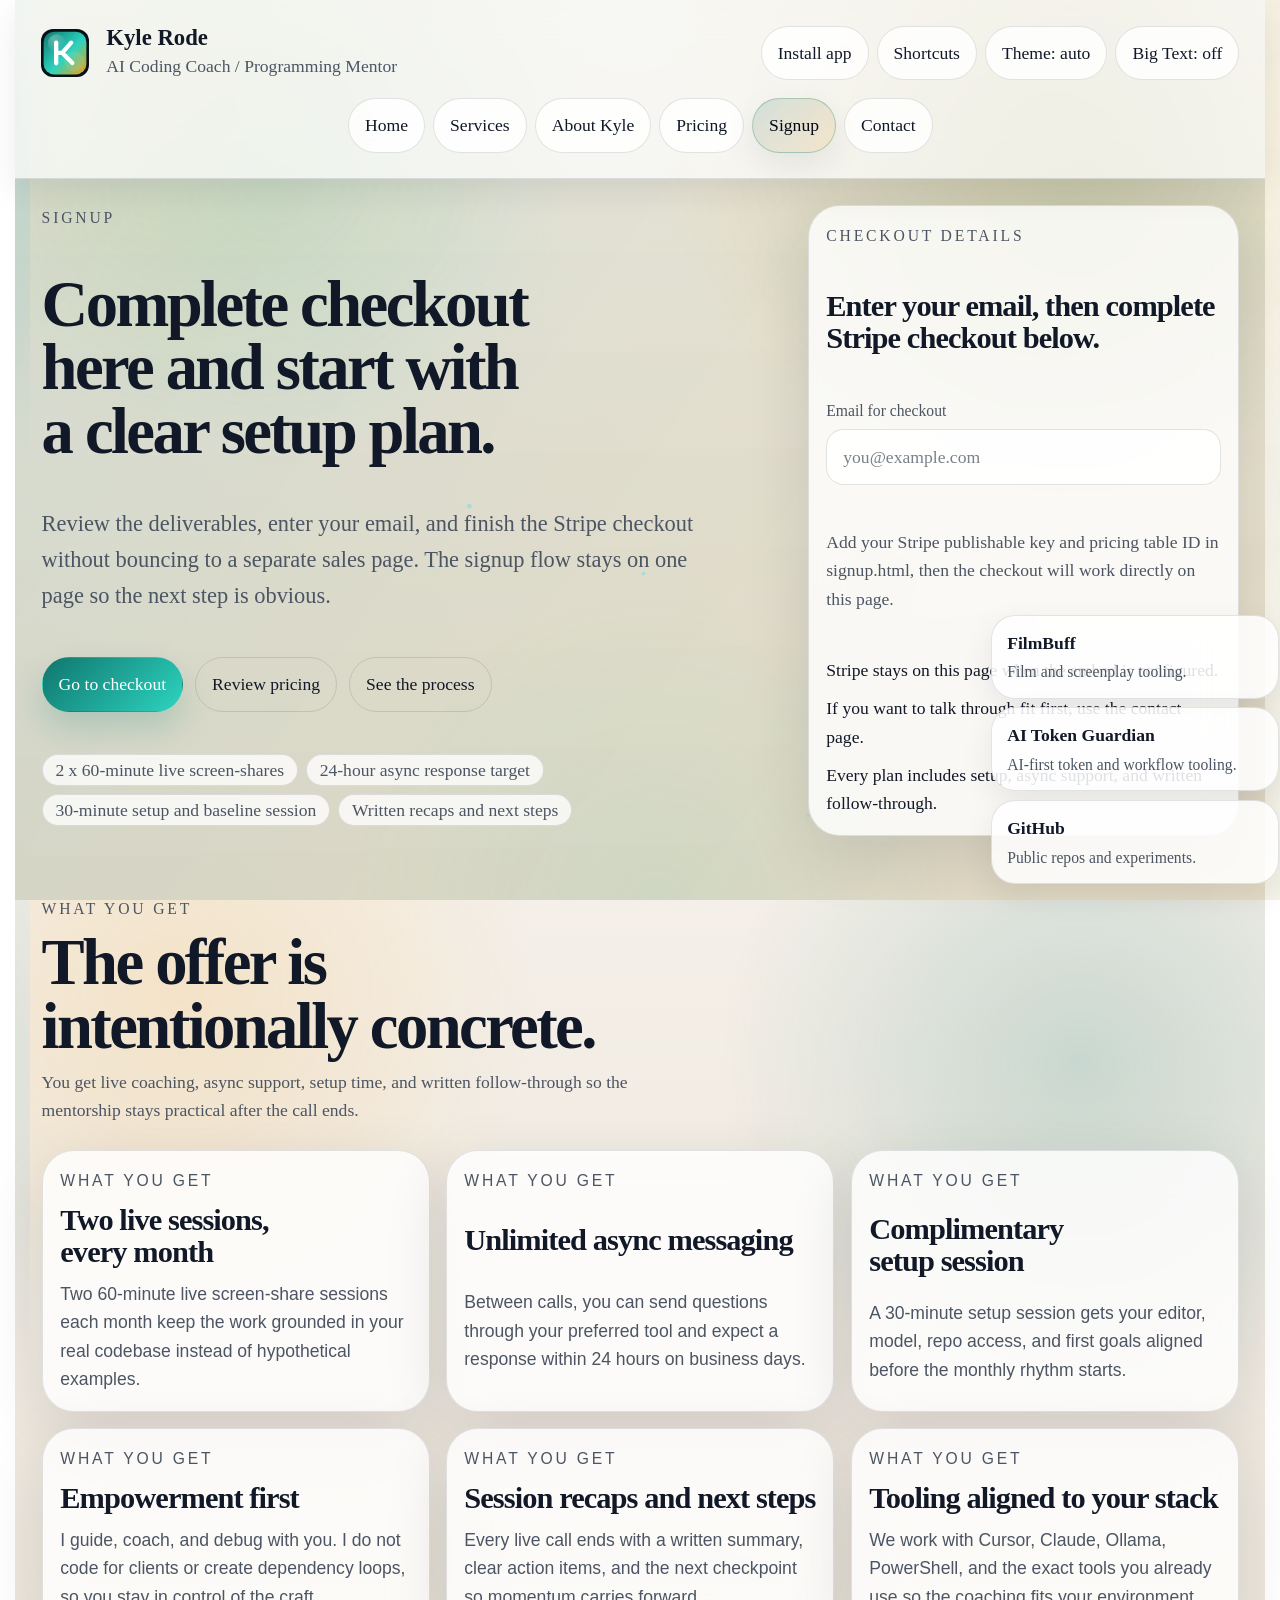
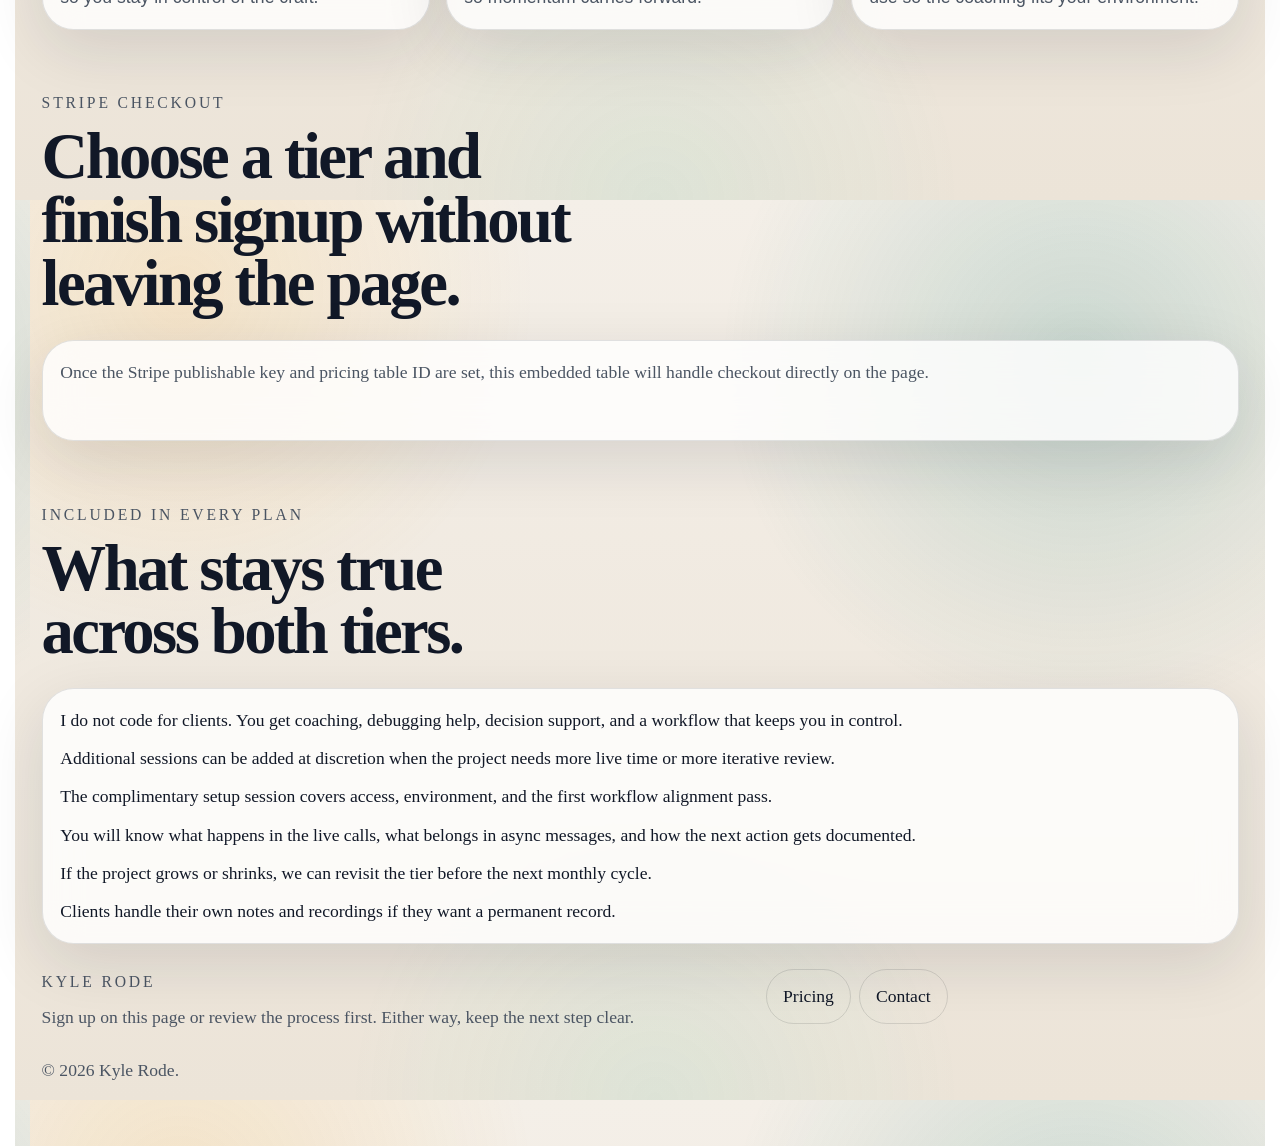
<file: src/v2/signup.html>
<!doctype html>
<html lang="en" data-theme="light">
  <head>
    <meta charset="utf-8" />
    <meta name="viewport" content="width=device-width, initial-scale=1, viewport-fit=cover" />
    <meta name="color-scheme" content="light dark" />
    <meta name="theme-color" content="#f3ede4" />
    <meta
      name="description"
      content="Sign up for Kyle Rode's AI coding mentorship with Stripe checkout, live setup, async support, and structured follow-through."
    />
    <meta property="og:title" content="Signup | Kyle Rode" />
    <meta
      property="og:description"
      content="Complete Stripe checkout on the page, review what is included, and start the mentorship rhythm with clear onboarding."
    />
    <meta property="og:type" content="website" />
    <meta property="og:image" content="./assets/og-card.svg" />
    <meta name="twitter:card" content="summary_large_image" />
    <meta name="ga4-measurement-id" content="" />
    <meta name="apple-mobile-web-app-title" content="Kyle Rode" />
    <meta name="stripe-publishable-key" content="REPLACE_ME" />
    <meta name="stripe-pricing-table-id" content="REPLACE_ME" />
    <link rel="manifest" href="./manifest.webmanifest" />
    <link rel="icon" href="./assets/favicon.svg" type="image/svg+xml" />
    <link rel="apple-touch-icon" href="./assets/icon.svg" />
    <title>Signup | Kyle Rode</title>
    <script>
      (() => {
        const themeKey = 'ai-coach-v2.theme';
        const bigTextKey = 'ai-coach-v2.bigText';
        const prefersDark = window.matchMedia('(prefers-color-scheme: dark)').matches;
        const preference = JSON.parse(localStorage.getItem(themeKey) || '"auto"');
        const resolved =
          preference === 'light' || preference === 'dark'
            ? preference
            : prefersDark
              ? 'dark'
              : 'light';
        document.documentElement.dataset.theme = resolved;
        if (JSON.parse(localStorage.getItem(bigTextKey) || 'false')) {
          document.documentElement.classList.add('big-text');
        }
      })();
    </script>
    <link rel="stylesheet" href="./styles/site.css" />
    <script async src="https://js.stripe.com/v3/pricing-table.js"></script>
  </head>
  <body class="site-shell" data-page="signup">
    <a class="skip-link" href="#main-content">Skip to content</a>

    <div class="ambient-shell" aria-hidden="true">
      <canvas id="ambient-canvas" class="ambient-canvas"></canvas>
      <div class="ambient-fallback"></div>
    </div>

    <header class="site-header">
      <div class="site-header__row">
        <div class="brand-lockup">
          <a class="brand-mark" href="./index.html" aria-label="Kyle Rode home">
            <img src="./assets/icon.svg" alt="" />
          </a>
          <div class="brand-copy">
            <strong>Kyle Rode</strong>
            <p>AI Coding Coach / Programming Mentor</p>
          </div>
        </div>

        <div class="site-actions">
          <button id="install-button" class="button button--ghost icon-button" type="button" hidden>
            Install app
          </button>
          <button id="shortcuts-button" class="button button--ghost icon-button" type="button" aria-haspopup="dialog">
            Shortcuts
          </button>
          <button id="theme-toggle" class="button button--ghost theme-toggle" type="button">Theme</button>
          <button id="text-toggle" class="button button--ghost text-toggle" type="button">Big Text</button>
        </div>
      </div>

      <nav class="site-nav" aria-label="Primary">
        <a data-nav="home" href="./index.html">Home</a>
        <a data-nav="services" href="./services.html">Services</a>
        <a data-nav="about" href="./about.html">About Kyle</a>
        <a data-nav="pricing" href="./pricing.html">Pricing</a>
        <a data-nav="signup" href="./signup.html">Signup</a>
        <a data-nav="contact" href="./contact.html">Contact</a>
      </nav>
    </header>

    <main id="main-content" class="page-main">
      <section class="page-hero" data-reveal>
        <div class="hero-copy flow">
          <p class="eyebrow">Signup</p>
          <h1>Complete checkout here and start with a clear setup plan.</h1>
          <p class="lede">
            Review the deliverables, enter your email, and finish the Stripe checkout without bouncing to a separate
            sales page. The signup flow stays on one page so the next step is obvious.
          </p>
          <div class="cta-row">
            <a class="button button--primary" href="#stripe-pricing-table" data-track-click="cta_checkout">Go to checkout</a>
            <a class="button button--ghost" href="./pricing.html" data-track-click="cta_pricing">Review pricing</a>
            <a class="button button--ghost" href="./services.html" data-track-click="cta_process">See the process</a>
          </div>
          <div class="chip-row" aria-label="Core benefits">
            <span class="chip">2 x 60-minute live screen-shares</span>
            <span class="chip">24-hour async response target</span>
            <span class="chip">30-minute setup and baseline session</span>
            <span class="chip">Written recaps and next steps</span>
          </div>
        </div>

        <aside class="hero-panel card flow">
          <p class="eyebrow">Checkout details</p>
          <h2>Enter your email, then complete Stripe checkout below.</h2>
          <label class="field">
            <span class="field-label">Email for checkout</span>
            <input id="signup-email" name="email" type="email" autocomplete="email" placeholder="you@example.com" />
          </label>
          <p id="stripe-status" class="signup-status muted">
            Add your Stripe publishable key and pricing table ID in the page head to activate checkout.
          </p>
          <ul class="note-list">
            <li>Stripe stays on this page when the embed is configured.</li>
            <li>If you want to talk through fit first, use the contact page.</li>
            <li>Every plan includes setup, async support, and written follow-through.</li>
          </ul>
        </aside>
      </section>

      <section class="page-section" data-reveal>
        <header class="page-section__head">
          <p class="eyebrow">What you get</p>
          <h2>The offer is intentionally concrete.</h2>
          <p class="muted">
            You get live coaching, async support, setup time, and written follow-through so the mentorship stays
            practical after the call ends.
          </p>
        </header>
        <div id="signup-deliverables" class="card-grid"></div>
      </section>

      <section class="page-section" data-reveal>
        <header class="page-section__head">
          <p class="eyebrow">Stripe checkout</p>
          <h2>Choose a tier and finish signup without leaving the page.</h2>
        </header>
        <div class="card flow signup-checkout" data-signup-root>
          <p class="muted">
            Once the Stripe publishable key and pricing table ID are set, this embedded table will handle checkout
            directly on the page.
          </p>
          <stripe-pricing-table
            id="stripe-pricing-table"
            pricing-table-id="prctbl_1ThEpjK11QuNFWJCPAmItCAZ"
            publishable-key="pk_live_51S0u6vK11QuNFWJCmLMb4AkFrvafWN63cyLV8Ckqn0mYW8FgRlu9I0g7Bn1TMxi0lSBoFW8y5OglnAFccEPg61gu00sMECOBam"
            hidden
          ></stripe-pricing-table>
        </div>
      </section>

      <section class="page-section" data-reveal>
        <header class="page-section__head">
          <p class="eyebrow">Included in every plan</p>
          <h2>What stays true across both tiers.</h2>
        </header>
        <div class="card">
          <ul id="signup-notes" class="note-list"></ul>
        </div>
      </section>
    </main>

    <aside id="sticky-links" class="sticky-links" aria-label="Project links"></aside>

    <footer class="site-footer">
      <div class="site-footer__grid">
        <div class="site-footer__meta">
          <p class="eyebrow">Kyle Rode</p>
          <p>Sign up on this page or review the process first. Either way, keep the next step clear.</p>
        </div>
        <div class="footer-links">
          <a class="button button--ghost" href="./pricing.html">Pricing</a>
          <a class="button button--ghost" href="./contact.html">Contact</a>
        </div>
      </div>
      <p>© <span id="footer-year">2026</span> Kyle Rode.</p>
    </footer>

    <dialog id="shortcuts-dialog" class="dialog">
      <form method="dialog" class="dialog-surface card">
        <header class="dialog-header">
          <div>
            <p class="eyebrow">Keyboard shortcuts</p>
            <h2>Quick actions</h2>
          </div>
          <button class="button button--ghost" value="close" aria-label="Close shortcuts dialog">Close</button>
        </header>
        <div class="shortcut-grid">
          <div><kbd>?</kbd><span>Open this help panel</span></div>
          <div><kbd>1</kbd> to <kbd>6</kbd><span>Jump to the main pages</span></div>
          <div><kbd>S</kbd><span>Open signup</span></div>
          <div><kbd>T</kbd><span>Cycle themes</span></div>
          <div><kbd>B</kbd><span>Toggle big text</span></div>
          <div><kbd>Ctrl</kbd> + <kbd>Shift</kbd> + <kbd>D</kbd><span>Open diagnostics</span></div>
        </div>
      </form>
    </dialog>

    <dialog id="debug-dialog" class="dialog">
      <form method="dialog" class="dialog-surface card">
        <header class="dialog-header">
          <div>
            <p class="eyebrow">Diagnostics</p>
            <h2>Debug mode</h2>
          </div>
          <button class="button button--ghost" value="close" aria-label="Close diagnostics">Close</button>
        </header>
        <div id="debug-content" class="debug-content"></div>
      </form>
    </dialog>

    <div id="toast-stack" class="toast-stack" aria-live="polite" aria-atomic="true"></div>
    <div id="sr-announcer" class="sr-only" aria-live="polite" aria-atomic="true"></div>

    <template id="toast-template">
      <article class="toast card">
        <strong class="toast-title"></strong>
        <p class="toast-body"></p>
      </article>
    </template>

    <script type="module" src="./scripts/app.js"></script>
  </body>
</html>
</file>
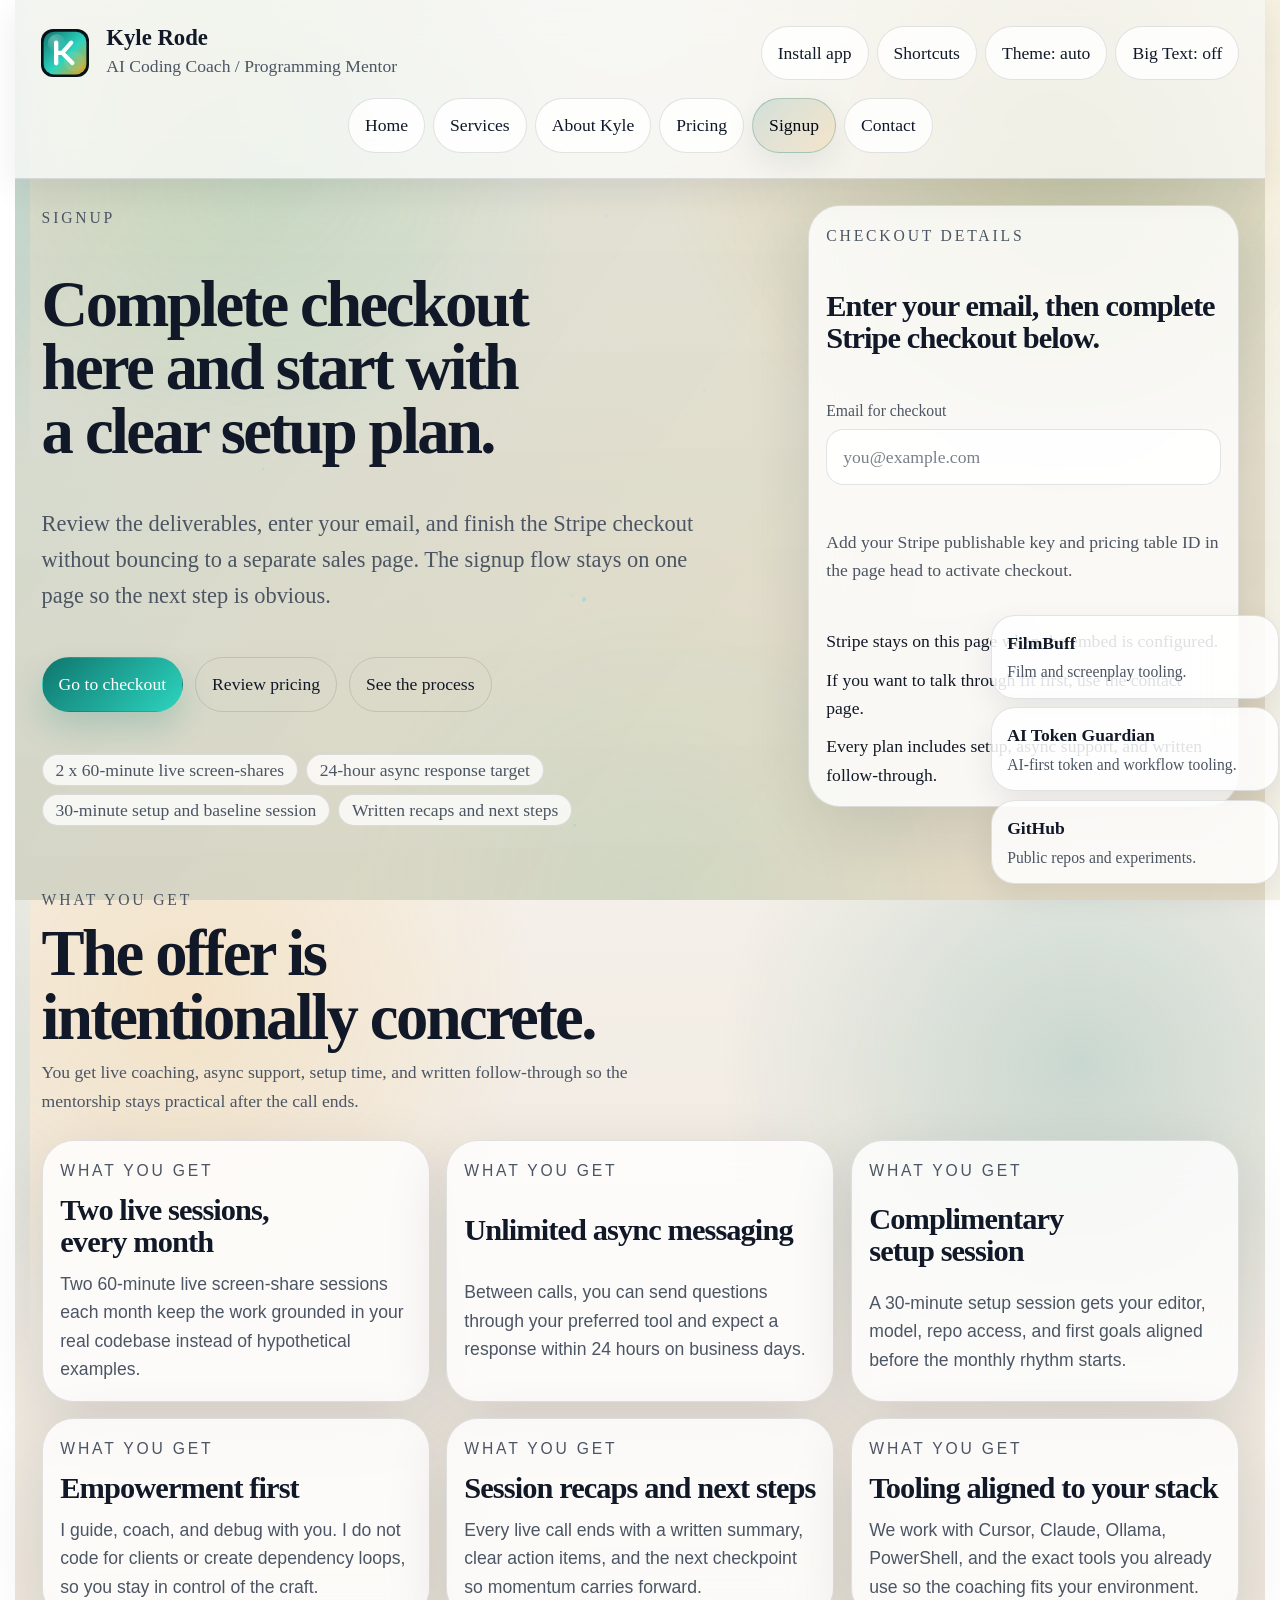
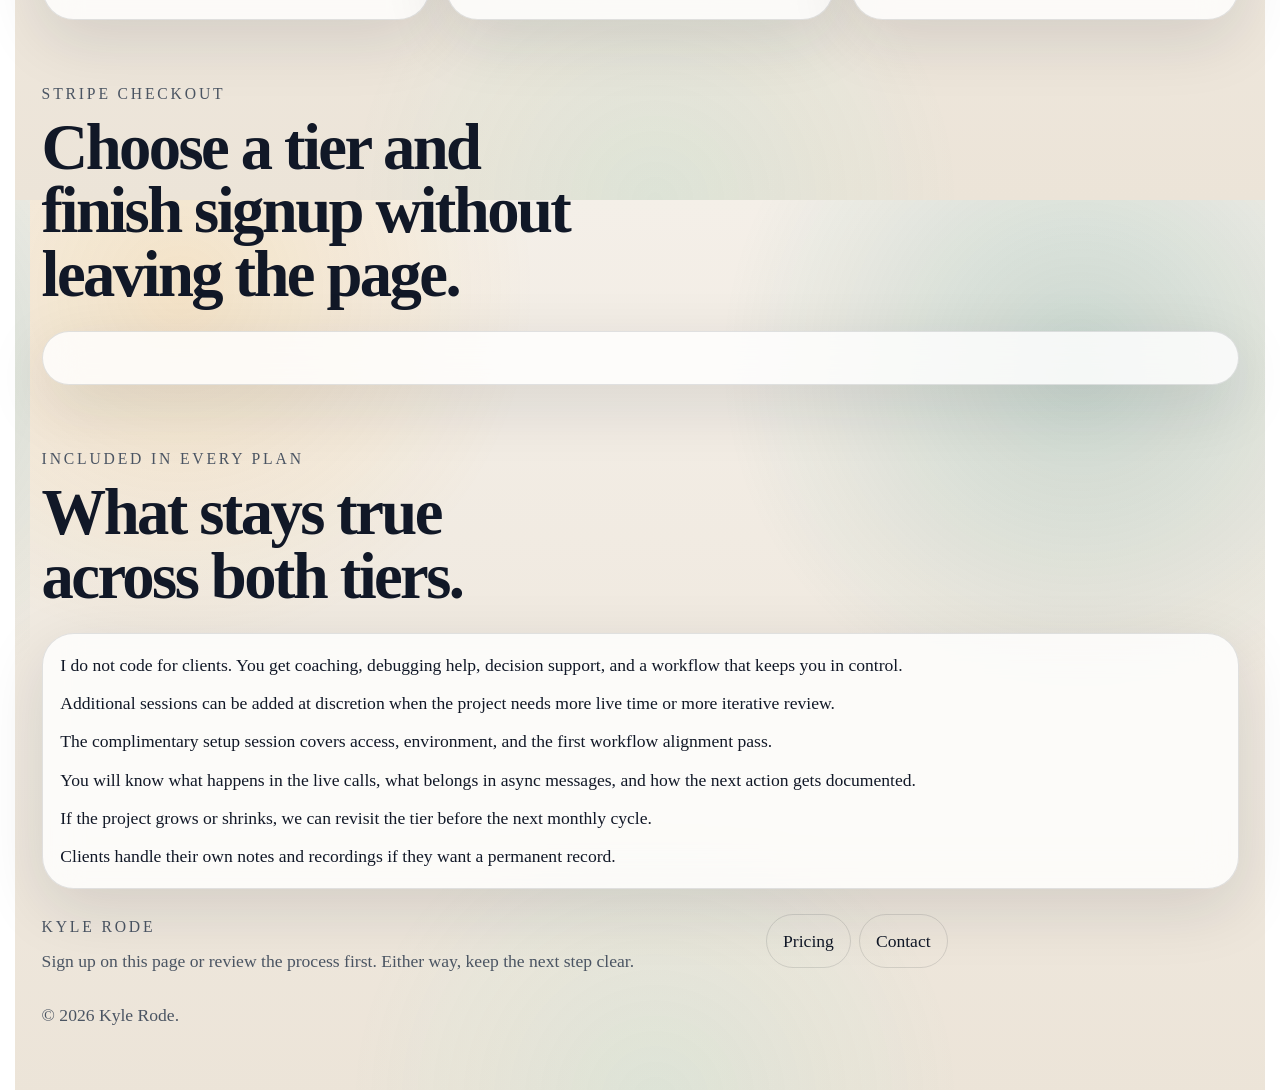
<file: src/v3/signup.html>
<!doctype html>
<html lang="en" data-theme="light">
  <head>
    <meta charset="utf-8" />
    <meta name="viewport" content="width=device-width, initial-scale=1, viewport-fit=cover" />
    <meta name="color-scheme" content="light dark" />
    <meta name="theme-color" content="#f3ede4" />
    <meta
      name="description"
      content="Sign up for Kyle Rode's AI coding mentorship with Stripe checkout, live setup, async support, and structured follow-through."
    />
    <meta property="og:title" content="Signup | Kyle Rode" />
    <meta
      property="og:description"
      content="Complete Stripe checkout on the page, review what is included, and start the mentorship rhythm with clear onboarding."
    />
    <meta property="og:type" content="website" />
    <meta property="og:image" content="./assets/og-card.svg" />
    <meta name="twitter:card" content="summary_large_image" />
    <meta name="ga4-measurement-id" content="" />
    <meta name="apple-mobile-web-app-title" content="Kyle Rode" />
    <meta name="stripe-publishable-key" content="REPLACE_ME" />
    <meta name="stripe-pricing-table-id" content="REPLACE_ME" />
    <link rel="manifest" href="./manifest.webmanifest" />
    <link rel="icon" href="./assets/favicon.svg" type="image/svg+xml" />
    <link rel="apple-touch-icon" href="./assets/icon.svg" />
    <title>Signup | Kyle Rode</title>
    <script>
      (() => {
        const themeKey = 'ai-coach-v2.theme';
        const bigTextKey = 'ai-coach-v2.bigText';
        const prefersDark = window.matchMedia('(prefers-color-scheme: dark)').matches;
        const preference = JSON.parse(localStorage.getItem(themeKey) || '"auto"');
        const resolved =
          preference === 'light' || preference === 'dark'
            ? preference
            : prefersDark
              ? 'dark'
              : 'light';
        document.documentElement.dataset.theme = resolved;
        if (JSON.parse(localStorage.getItem(bigTextKey) || 'false')) {
          document.documentElement.classList.add('big-text');
        }
      })();
    </script>
    <link rel="stylesheet" href="./styles/site.css" />
    <script async src="https://js.stripe.com/v3/pricing-table.js"></script>
  </head>
  <body class="site-shell" data-page="signup">
    <a class="skip-link" href="#main-content">Skip to content</a>

    <div class="ambient-shell" aria-hidden="true">
      <canvas id="ambient-canvas" class="ambient-canvas"></canvas>
      <div class="ambient-fallback"></div>
    </div>

    <header class="site-header">
      <div class="site-header__row">
        <div class="brand-lockup">
          <a class="brand-mark" href="./index.html" aria-label="Kyle Rode home">
            <img src="./assets/icon.svg" alt="" />
          </a>
          <div class="brand-copy">
            <strong>Kyle Rode</strong>
            <p>AI Coding Coach / Programming Mentor</p>
          </div>
        </div>

        <div class="site-actions">
          <button id="install-button" class="button button--ghost icon-button" type="button" hidden>
            Install app
          </button>
          <button id="shortcuts-button" class="button button--ghost icon-button" type="button" aria-haspopup="dialog">
            Shortcuts
          </button>
          <button id="theme-toggle" class="button button--ghost theme-toggle" type="button">Theme</button>
          <button id="text-toggle" class="button button--ghost text-toggle" type="button">Big Text</button>
        </div>
      </div>

      <nav class="site-nav" aria-label="Primary">
        <a data-nav="home" href="./index.html">Home</a>
        <a data-nav="services" href="./services.html">Services</a>
        <a data-nav="about" href="./about.html">About Kyle</a>
        <a data-nav="pricing" href="./pricing.html">Pricing</a>
        <a data-nav="signup" href="./signup.html">Signup</a>
        <a data-nav="contact" href="./contact.html">Contact</a>
      </nav>
    </header>

    <main id="main-content" class="page-main">
      <section class="page-hero" data-reveal>
        <div class="hero-copy flow">
          <p class="eyebrow">Signup</p>
          <h1>Complete checkout here and start with a clear setup plan.</h1>
          <p class="lede">
            Review the deliverables, enter your email, and finish the Stripe checkout without bouncing to a separate
            sales page. The signup flow stays on one page so the next step is obvious.
          </p>
          <div class="cta-row">
            <a class="button button--primary" href="#stripe-pricing-table" data-track-click="cta_checkout">Go to checkout</a>
            <a class="button button--ghost" href="./pricing.html" data-track-click="cta_pricing">Review pricing</a>
            <a class="button button--ghost" href="./services.html" data-track-click="cta_process">See the process</a>
          </div>
          <div class="chip-row" aria-label="Core benefits">
            <span class="chip">2 x 60-minute live screen-shares</span>
            <span class="chip">24-hour async response target</span>
            <span class="chip">30-minute setup and baseline session</span>
            <span class="chip">Written recaps and next steps</span>
          </div>
        </div>

        <aside class="hero-panel card flow">
          <p class="eyebrow">Checkout details</p>
          <h2>Enter your email, then complete Stripe checkout below.</h2>
          <label class="field">
            <span class="field-label">Email for checkout</span>
            <input id="signup-email" name="email" type="email" autocomplete="email" placeholder="you@example.com" />
          </label>
          <p id="stripe-status" class="signup-status muted">
            Add your Stripe publishable key and pricing table ID in the page head to activate checkout.
          </p>
          <ul class="note-list">
            <li>Stripe stays on this page when the embed is configured.</li>
            <li>If you want to talk through fit first, use the contact page.</li>
            <li>Every plan includes setup, async support, and written follow-through.</li>
          </ul>
        </aside>
      </section>

      <section class="page-section" data-reveal>
        <header class="page-section__head">
          <p class="eyebrow">What you get</p>
          <h2>The offer is intentionally concrete.</h2>
          <p class="muted">
            You get live coaching, async support, setup time, and written follow-through so the mentorship stays
            practical after the call ends.
          </p>
        </header>
        <div id="signup-deliverables" class="card-grid"></div>
      </section>

      <section class="page-section" data-reveal>
        <header class="page-section__head">
          <p class="eyebrow">Stripe checkout</p>
          <h2>Choose a tier and finish signup without leaving the page.</h2>
        </header>
        <div class="card flow signup-checkout" data-signup-root>
          <script async src="https://js.stripe.com/v3/pricing-table.js"></script>
		  <stripe-pricing-table pricing-table-id="prctbl_1ThEpjK11QuNFWJCPAmItCAZ" publishable-key="pk_live_51S0u6vK11QuNFWJCmLMb4AkFrvafWN63cyLV8Ckqn0mYW8FgRlu9I0g7Bn1TMxi0lSBoFW8y5OglnAFccEPg61gu00sMECOBam">
		  </stripe-pricing-table>
        </div>
      </section>

      <section class="page-section" data-reveal>
        <header class="page-section__head">
          <p class="eyebrow">Included in every plan</p>
          <h2>What stays true across both tiers.</h2>
        </header>
        <div class="card">
          <ul id="signup-notes" class="note-list"></ul>
        </div>
      </section>
    </main>

    <aside id="sticky-links" class="sticky-links" aria-label="Project links"></aside>

    <footer class="site-footer">
      <div class="site-footer__grid">
        <div class="site-footer__meta">
          <p class="eyebrow">Kyle Rode</p>
          <p>Sign up on this page or review the process first. Either way, keep the next step clear.</p>
        </div>
        <div class="footer-links">
          <a class="button button--ghost" href="./pricing.html">Pricing</a>
          <a class="button button--ghost" href="./contact.html">Contact</a>
        </div>
      </div>
      <p>© <span id="footer-year">2026</span> Kyle Rode.</p>
    </footer>

    <dialog id="shortcuts-dialog" class="dialog">
      <form method="dialog" class="dialog-surface card">
        <header class="dialog-header">
          <div>
            <p class="eyebrow">Keyboard shortcuts</p>
            <h2>Quick actions</h2>
          </div>
          <button class="button button--ghost" value="close" aria-label="Close shortcuts dialog">Close</button>
        </header>
        <div class="shortcut-grid">
          <div><kbd>?</kbd><span>Open this help panel</span></div>
          <div><kbd>1</kbd> to <kbd>6</kbd><span>Jump to the main pages</span></div>
          <div><kbd>S</kbd><span>Open signup</span></div>
          <div><kbd>T</kbd><span>Cycle themes</span></div>
          <div><kbd>B</kbd><span>Toggle big text</span></div>
          <div><kbd>Ctrl</kbd> + <kbd>Shift</kbd> + <kbd>D</kbd><span>Open diagnostics</span></div>
        </div>
      </form>
    </dialog>

    <dialog id="debug-dialog" class="dialog">
      <form method="dialog" class="dialog-surface card">
        <header class="dialog-header">
          <div>
            <p class="eyebrow">Diagnostics</p>
            <h2>Debug mode</h2>
          </div>
          <button class="button button--ghost" value="close" aria-label="Close diagnostics">Close</button>
        </header>
        <div id="debug-content" class="debug-content"></div>
      </form>
    </dialog>

    <div id="toast-stack" class="toast-stack" aria-live="polite" aria-atomic="true"></div>
    <div id="sr-announcer" class="sr-only" aria-live="polite" aria-atomic="true"></div>

    <template id="toast-template">
      <article class="toast card">
        <strong class="toast-title"></strong>
        <p class="toast-body"></p>
      </article>
    </template>

    <script type="module" src="./scripts/app.js"></script>
  </body>
</html>
</file>
<file: src/v1/styles/site.css>
@layer reset, base, layout, components, utilities, states, responsive;

@layer reset {
  *,
  *::before,
  *::after {
    box-sizing: border-box;
  }

  html {
    block-size: 100%;
    scrollbar-gutter: stable both-edges;
    scroll-behavior: smooth;
  }

  body,
  h1,
  h2,
  h3,
  h4,
  h5,
  h6,
  p,
  figure,
  blockquote,
  dl,
  dd {
    margin: 0;
  }

  ul,
  ol {
    margin: 0;
    padding: 0;
  }

  ul[role='list'],
  ol[role='list'] {
    list-style: none;
  }

  img,
  svg,
  video,
  canvas {
    display: block;
    max-inline-size: 100%;
  }

  button,
  input,
  textarea,
  select {
    font: inherit;
    color: inherit;
  }

  button {
    cursor: pointer;
  }

  a {
    color: inherit;
    text-decoration: none;
  }

  :where(button, a, input, textarea, select, summary, [tabindex]):focus-visible {
    outline: 2px solid var(--focus);
    outline-offset: 3px;
  }
}

@layer base {
  :root {
    color-scheme: light;
    --bg: #eaf4ff;
    --bg-alt: #f8fbff;
    --surface: rgba(255, 255, 255, 0.78);
    --surface-strong: rgba(255, 255, 255, 0.95);
    --surface-elevated: rgba(255, 255, 255, 0.88);
    --text: #071b2d;
    --text-soft: #40607a;
    --text-strong: #04111e;
    --border: rgba(9, 41, 67, 0.12);
    --border-strong: rgba(9, 41, 67, 0.18);
    --shadow: 0 1.2rem 4rem rgba(10, 28, 45, 0.12);
    --shadow-soft: 0 0.7rem 2rem rgba(10, 28, 45, 0.08);
    --primary: #0ea5e9;
    --primary-2: #22c55e;
    --accent: #14b8a6;
    --accent-2: #6366f1;
    --primary-ink: #ffffff;
    --danger: #ef4444;
    --success: #16a34a;
    --focus: #7dd3fc;
    --radius-xs: 0.6rem;
    --radius-sm: 0.9rem;
    --radius-md: 1.25rem;
    --radius-lg: 1.75rem;
    --radius-xl: 2.5rem;
    --page-pad: clamp(1rem, 2vw, 1.8rem);
    --content-max: 78rem;
    --sidebar-width: clamp(17rem, 22vw, 22rem);
    --topbar-pad: clamp(0.8rem, 1vw, 1rem);
    --space-1: clamp(0.4rem, 0.4rem + 0.2vw, 0.6rem);
    --space-2: clamp(0.65rem, 0.5rem + 0.35vw, 0.9rem);
    --space-3: clamp(0.9rem, 0.7rem + 0.5vw, 1.2rem);
    --space-4: clamp(1.25rem, 1rem + 0.7vw, 1.7rem);
    --space-5: clamp(1.75rem, 1.4rem + 1vw, 2.4rem);
    --space-6: clamp(2.2rem, 1.7rem + 1.5vw, 3.4rem);
    --step--1: clamp(0.88rem, 0.84rem + 0.18vw, 0.98rem);
    --step-0: clamp(1rem, 0.95rem + 0.25vw, 1.1rem);
    --step-1: clamp(1.18rem, 1.06rem + 0.52vw, 1.42rem);
    --step-2: clamp(1.45rem, 1.18rem + 0.95vw, 1.9rem);
    --step-3: clamp(1.85rem, 1.45rem + 1.5vw, 2.8rem);
    --step-4: clamp(2.35rem, 1.85rem + 3vw, 4.8rem);
    --deck-height: 100%;
    --bottom-tabs-space: 0px;
    --brand-gradient: linear-gradient(135deg, #0ea5e9, #22c55e);
    --page-gradient: linear-gradient(180deg, rgba(14, 165, 233, 0.08), transparent 32%);
  }

  html[data-theme='dark'] {
    color-scheme: dark;
    --bg: #06101b;
    --bg-alt: #091420;
    --surface: rgba(9, 17, 27, 0.72);
    --surface-strong: rgba(11, 20, 32, 0.92);
    --surface-elevated: rgba(14, 24, 39, 0.88);
    --text: #ebf5ff;
    --text-soft: #9fb6cb;
    --text-strong: #ffffff;
    --border: rgba(154, 189, 220, 0.16);
    --border-strong: rgba(154, 189, 220, 0.22);
    --shadow: 0 1.2rem 4rem rgba(0, 0, 0, 0.35);
    --shadow-soft: 0 0.9rem 2rem rgba(0, 0, 0, 0.26);
    --focus: #93c5fd;
    --page-gradient: linear-gradient(180deg, rgba(14, 165, 233, 0.14), transparent 32%);
  }

  html,
  body {
    min-block-size: 100%;
  }

  body {
    block-size: 100dvh;
    min-block-size: 100svh;
    display: grid;
    grid-template-rows: auto minmax(0, 1fr) auto;
    background:
      radial-gradient(circle at 20% 10%, rgba(34, 197, 94, 0.16), transparent 28%),
      radial-gradient(circle at 84% 16%, rgba(14, 165, 233, 0.18), transparent 26%),
      radial-gradient(circle at 50% 100%, rgba(99, 102, 241, 0.1), transparent 28%),
      linear-gradient(180deg, var(--bg), var(--bg-alt));
    color: var(--text);
    font-family: 'Avenir Next', 'Segoe UI Variable', 'Helvetica Neue', sans-serif;
    font-size: var(--step-0);
    line-height: 1.6;
    overflow: hidden;
    text-rendering: optimizeLegibility;
    -webkit-font-smoothing: antialiased;
    -moz-osx-font-smoothing: grayscale;
  }

  body.big-text,
  html.big-text body {
    font-size: var(--step-1);
    line-height: 1.75;
  }

  body::before {
    content: '';
    position: fixed;
    inset: 0;
    pointer-events: none;
    background-image:
      linear-gradient(rgba(255, 255, 255, 0.02) 1px, transparent 1px),
      linear-gradient(90deg, rgba(255, 255, 255, 0.02) 1px, transparent 1px);
    background-size: 3.75rem 3.75rem;
    mask-image: linear-gradient(180deg, rgba(0, 0, 0, 0.38), transparent 70%);
    opacity: 0.4;
    z-index: -1;
  }

  body::after {
    content: '';
    position: fixed;
    inset: 0;
    pointer-events: none;
    background: var(--page-gradient);
    z-index: -1;
  }
}

@layer layout {
  .skip-link {
    position: absolute;
    inset-inline-start: 1rem;
    inset-block-start: 1rem;
    z-index: 999;
    padding: 0.7rem 1rem;
    border-radius: 999px;
    background: var(--surface-strong);
    color: var(--text);
    border: 1px solid var(--border);
    transform: translateY(-160%);
    transition: transform 160ms ease;
  }

  .skip-link:focus {
    transform: translateY(0);
  }

  .shell-backdrop {
    position: fixed;
    inset: 0;
    z-index: -2;
    pointer-events: none;
  }

  .ambient-canvas,
  .ambient-fallback {
    position: absolute;
    inset: 0;
    inline-size: 100%;
    block-size: 100%;
  }

  .ambient-fallback {
    background:
      radial-gradient(circle at 20% 20%, rgba(34, 197, 94, 0.14), transparent 24%),
      radial-gradient(circle at 80% 12%, rgba(14, 165, 233, 0.16), transparent 30%),
      linear-gradient(180deg, transparent, rgba(14, 165, 233, 0.04));
    opacity: 0.9;
  }

  .topbar {
    display: flex;
    align-items: center;
    justify-content: space-between;
    gap: var(--space-4);
    padding: var(--topbar-pad) var(--page-pad);
    border-block-end: 1px solid var(--border);
    background: color-mix(in oklab, var(--surface) 88%, transparent);
    backdrop-filter: blur(20px);
    box-shadow: var(--shadow-soft);
    z-index: 20;
  }

  .brand-lockup {
    display: flex;
    align-items: center;
    gap: var(--space-3);
    min-inline-size: 0;
  }

  .brand-mark {
    inline-size: clamp(3rem, 4vw, 3.6rem);
    block-size: clamp(3rem, 4vw, 3.6rem);
    flex: none;
  }

  .brand-mark svg {
    inline-size: 100%;
    block-size: 100%;
  }

  .brand-copy {
    display: grid;
    gap: 0.12rem;
    min-inline-size: 0;
  }

  .brand-copy h1 {
    font-size: var(--step-1);
    line-height: 1.05;
  }

  .eyebrow {
    font-size: var(--step--1);
    letter-spacing: 0.16em;
    text-transform: uppercase;
    color: var(--text-soft);
  }

  .tagline,
  .hero-kicker {
    font-size: var(--step--1);
    color: var(--text-soft);
  }

  .topbar-actions,
  .cluster {
    display: flex;
    flex-wrap: wrap;
    align-items: center;
    gap: 0.55rem;
  }

  .shell {
    display: grid;
    grid-template-columns: var(--sidebar-width) minmax(0, 1fr);
    min-block-size: 0;
    min-inline-size: 0;
  }

  .sidebar {
    position: relative;
    min-block-size: 0;
    min-inline-size: 0;
    border-inline-end: 1px solid var(--border);
    background: color-mix(in oklab, var(--surface) 82%, transparent);
    backdrop-filter: blur(20px);
    overflow: hidden;
  }

  .sidebar-surface {
    display: grid;
    gap: var(--space-4);
    padding: var(--page-pad);
    block-size: 100%;
    min-block-size: 0;
    overflow: auto;
  }

  .sidebar-nav {
    display: grid;
    gap: 0.5rem;
  }

  .sidebar-nav button,
  .bottom-tabs button {
    min-block-size: 44px;
    padding-inline: 1rem;
    border: 1px solid transparent;
    border-radius: 999px;
    background: transparent;
    color: var(--text-soft);
    text-align: start;
    transition: transform var(--transition), background-color var(--transition), border-color var(--transition), color var(--transition);
  }

  .sidebar-nav button:hover,
  .bottom-tabs button:hover {
    transform: translateY(-1px);
    background: color-mix(in oklab, var(--surface-strong) 78%, transparent);
    border-color: var(--border);
    color: var(--text);
  }

  .sidebar-nav button.is-active,
  .bottom-tabs button.is-active {
    background: linear-gradient(135deg, color-mix(in oklab, var(--primary) 18%, transparent), color-mix(in oklab, var(--primary-2) 18%, transparent));
    border-color: color-mix(in oklab, var(--primary) 30%, transparent);
    color: var(--text-strong);
    box-shadow: var(--shadow-soft);
  }

  .sidebar-panel {
    display: grid;
    gap: 0.85rem;
  }

  .sidebar-cta {
    display: grid;
    gap: 0.6rem;
  }

  .sidebar-resizer {
    position: absolute;
    inset-inline-end: 0;
    inset-block: 0;
    inline-size: 0.75rem;
    border: 0;
    background: linear-gradient(90deg, transparent, rgba(255, 255, 255, 0.08), transparent);
    cursor: col-resize;
    opacity: 0.65;
  }

  .deck {
    display: flex;
    min-inline-size: 0;
    min-block-size: 0;
    overflow-x: auto;
    overflow-y: hidden;
    scroll-snap-type: x mandatory;
    overscroll-behavior-x: contain;
    scrollbar-width: thin;
    scrollbar-color: color-mix(in oklab, var(--primary) 50%, transparent) transparent;
  }

  .page {
    position: relative;
    flex: 0 0 100%;
    min-inline-size: 100%;
    block-size: 100%;
    overflow-y: auto;
    overflow-x: hidden;
    padding: var(--page-pad);
    scroll-snap-align: start;
    contain: layout paint size style;
    content-visibility: auto;
    contain-intrinsic-size: 1200px 1400px;
  }

  .page-inner {
    width: min(100%, var(--content-max));
    margin-inline: auto;
    display: grid;
    gap: var(--space-6);
    padding-block-end: 7rem;
  }

  .page-head,
  .section-heading {
    display: grid;
    gap: 0.65rem;
  }

  .page-head h2,
  .hero-copy h2,
  .hero-card h3,
  .pricing-card h3 {
    font-size: var(--step-4);
    line-height: 0.98;
    letter-spacing: -0.04em;
  }

  .section {
    display: grid;
    gap: var(--space-4);
  }

  .hero {
    display: grid;
    grid-template-columns: minmax(0, 1.25fr) minmax(18rem, 0.75fr);
    gap: var(--space-4);
    align-items: stretch;
  }

  .hero-card,
  .card,
  .pricing-card,
  .pricing-note,
  .studio-toolbar,
  .studio-panel,
  .dialog-surface,
  .toast {
    container-type: inline-size;
  }

  .hero-card,
  .card {
    padding: clamp(1rem, 1.4vw, 1.45rem);
    border: 1px solid var(--border);
    border-radius: var(--radius-xl);
    background: color-mix(in oklab, var(--surface-strong) 86%, transparent);
    box-shadow: var(--shadow);
    backdrop-filter: blur(18px);
  }

  .hero-card {
    align-self: end;
    display: grid;
    gap: var(--space-4);
  }

  .hero-card h3 {
    font-size: var(--step-3);
  }

  .stat-grid {
    display: grid;
    grid-template-columns: repeat(2, minmax(0, 1fr));
    gap: 0.75rem;
  }

  .stat-grid div {
    display: grid;
    gap: 0.3rem;
    padding: 0.9rem;
    border-radius: var(--radius-md);
    background: color-mix(in oklab, var(--surface-elevated) 84%, transparent);
    border: 1px solid var(--border);
  }

  .stat-grid dt {
    font-size: var(--step--1);
    color: var(--text-soft);
  }

  .stat-grid dd {
    font-size: var(--step-0);
    font-weight: 700;
  }

  .proof-grid {
    display: grid;
    grid-template-columns: repeat(2, minmax(0, 1fr));
    gap: 0.75rem;
  }

  .proof-card {
    display: grid;
    gap: 0.3rem;
    padding: 0.9rem;
    border-radius: var(--radius-md);
    background: color-mix(in oklab, var(--surface-elevated) 88%, transparent);
    border: 1px solid var(--border);
  }

  .hero-bullets {
    display: grid;
    gap: 0.55rem;
    list-style: none;
  }

  .hero-bullets li,
  .sidebar-checklist li,
  .pricing-features li {
    position: relative;
    padding-inline-start: 1.4rem;
  }

  .hero-bullets li::before,
  .sidebar-checklist li::before,
  .pricing-features li::before {
    content: '';
    position: absolute;
    inset-inline-start: 0;
    inset-block-start: 0.55em;
    inline-size: 0.6rem;
    block-size: 0.6rem;
    border-radius: 999px;
    background: linear-gradient(135deg, var(--primary), var(--primary-2));
  }

  .hero-actions {
    display: flex;
    flex-wrap: wrap;
    gap: 0.75rem;
    align-items: center;
  }

  .timeline {
    display: grid;
    gap: 0.9rem;
    list-style: none;
  }

  .timeline-item {
    display: grid;
    grid-template-columns: auto minmax(0, 1fr);
    gap: 1rem;
    align-items: start;
    padding: 1rem;
    border-radius: var(--radius-lg);
    border: 1px solid var(--border);
    background: color-mix(in oklab, var(--surface-elevated) 82%, transparent);
  }

  .timeline-index {
    display: grid;
    place-items: center;
    inline-size: 2.4rem;
    block-size: 2.4rem;
    border-radius: 999px;
    background: var(--brand-gradient);
    color: var(--primary-ink);
    font-weight: 800;
  }

  .feature-grid {
    display: grid;
    grid-template-columns: repeat(auto-fit, minmax(min(17rem, 100%), 1fr));
    gap: 1rem;
  }

  .feature-card {
    display: grid;
    gap: 0.7rem;
    padding: 1rem;
    border-radius: var(--radius-lg);
    border: 1px solid var(--border);
    background: color-mix(in oklab, var(--surface-elevated) 86%, transparent);
  }

  .table-wrap {
    overflow: auto;
    padding: 0;
  }

  .comparison-table {
    inline-size: 100%;
    border-collapse: collapse;
    min-inline-size: 48rem;
  }

  .comparison-table th,
  .comparison-table td {
    padding: 0.95rem 1rem;
    text-align: start;
    border-block-end: 1px solid var(--border);
    vertical-align: top;
  }

  .comparison-table thead th {
    background: color-mix(in oklab, var(--surface-elevated) 92%, transparent);
    color: var(--text-strong);
    position: sticky;
    inset-block-start: 0;
    z-index: 1;
  }

  .comparison-table tbody tr:nth-child(even) {
    background: color-mix(in oklab, var(--surface) 72%, transparent);
  }

  .carousel {
    display: grid;
    gap: var(--space-3);
  }

  .testimonial-card {
    display: grid;
    gap: 0.8rem;
  }

  .testimonial-quote {
    font-size: var(--step-1);
    line-height: 1.65;
  }

  .carousel-controls {
    justify-content: space-between;
  }

  .carousel-dots {
    display: inline-flex;
    align-items: center;
    gap: 0.5rem;
  }

  .carousel-dots button {
    inline-size: 0.85rem;
    block-size: 0.85rem;
    border: 0;
    border-radius: 999px;
    background: color-mix(in oklab, var(--primary) 18%, transparent);
    opacity: 0.6;
  }

  .carousel-dots button.is-active {
    inline-size: 2rem;
    opacity: 1;
    background: linear-gradient(135deg, var(--primary), var(--primary-2));
  }

  .resource-strip,
  .resource-grid {
    display: grid;
    gap: 1rem;
    grid-template-columns: repeat(auto-fit, minmax(min(16rem, 100%), 1fr));
  }

  .resource-card {
    display: grid;
    gap: 0.6rem;
    padding: 1rem;
    border-radius: var(--radius-lg);
    border: 1px solid var(--border);
    background: color-mix(in oklab, var(--surface-elevated) 88%, transparent);
    min-block-size: 100%;
  }

  .resource-card strong {
    font-size: var(--step-1);
  }

  .pricing-slab {
    display: grid;
    grid-template-columns: minmax(0, 1fr) minmax(16rem, 0.7fr);
    gap: 1rem;
    align-items: start;
  }

  .pricing-card {
    display: grid;
    gap: var(--space-3);
  }

  .pricing-card h3 {
    font-size: clamp(2.5rem, 2rem + 3vw, 5rem);
  }

  .pricing-features {
    display: grid;
    gap: 0.65rem;
    list-style: none;
  }

  .pricing-note {
    display: grid;
    gap: 0.75rem;
  }

  .faq-accordion {
    display: grid;
    gap: 0.85rem;
  }

  .faq-item {
    padding: 0;
    overflow: clip;
  }

  .faq-item summary {
    display: flex;
    align-items: center;
    justify-content: space-between;
    gap: 1rem;
    padding: 1rem 1.1rem;
    cursor: pointer;
    list-style: none;
    font-weight: 700;
  }

  .faq-item summary::-webkit-details-marker {
    display: none;
  }

  .faq-item .faq-answer {
    padding: 0 1.1rem 1.1rem;
    color: var(--text-soft);
  }

  .apply-grid {
    display: grid;
    grid-template-columns: minmax(0, 1.15fr) minmax(20rem, 0.85fr);
    gap: 1rem;
    align-items: start;
  }

  .application-form {
    display: grid;
    gap: var(--space-4);
  }

  .field-grid {
    display: grid;
    gap: 0.9rem;
    grid-template-columns: repeat(2, minmax(0, 1fr));
  }

  .field {
    display: grid;
    gap: 0.4rem;
  }

  .field--full {
    grid-column: 1 / -1;
  }

  .field-label {
    font-size: var(--step--1);
    color: var(--text-soft);
  }

  input,
  textarea,
  select {
    inline-size: 100%;
    min-block-size: 44px;
    padding: 0.8rem 1rem;
    border-radius: var(--radius-md);
    border: 1px solid var(--border);
    background: color-mix(in oklab, var(--surface-strong) 88%, transparent);
    color: var(--text);
    box-shadow: inset 0 0 0 1px transparent;
    transition: border-color var(--transition), box-shadow var(--transition), background-color var(--transition);
  }

  textarea {
    resize: vertical;
    min-block-size: 8rem;
  }

  input::placeholder,
  textarea::placeholder {
    color: color-mix(in oklab, var(--text-soft) 72%, transparent);
  }

  input:focus,
  textarea:focus,
  select:focus {
    border-color: color-mix(in oklab, var(--primary) 48%, transparent);
    box-shadow: 0 0 0 3px color-mix(in oklab, var(--primary) 18%, transparent);
  }

  .form-actions {
    justify-content: flex-start;
  }

  .contact-strip {
    display: grid;
    gap: 0.8rem;
  }

  .studio-toolbar {
    display: grid;
    gap: 1rem;
    grid-template-columns: minmax(18rem, 1.1fr) minmax(0, 1fr);
    align-items: end;
  }

  .toolbar-group {
    display: grid;
    gap: 0.9rem;
  }

  .toolbar-group--controls {
    grid-template-columns: repeat(3, minmax(0, 1fr));
    align-items: end;
  }

  .segmented-control {
    display: flex;
    flex-wrap: wrap;
    gap: 0.45rem;
  }

  .segmented-control button {
    min-block-size: 44px;
    padding-inline: 0.9rem;
    border-radius: 999px;
    border: 1px solid var(--border);
    background: color-mix(in oklab, var(--surface-strong) 84%, transparent);
    color: var(--text-soft);
  }

  .segmented-control button.is-active {
    background: linear-gradient(135deg, var(--primary), var(--primary-2));
    color: var(--primary-ink);
    border-color: transparent;
  }

  .studio-grid {
    display: grid;
    grid-template-columns: minmax(0, 1.25fr) minmax(18rem, 0.75fr);
    gap: 1rem;
    align-items: start;
  }

  .viewer-panel {
    grid-column: 1 / -1;
    display: grid;
    gap: 1rem;
  }

  .viewer-stage {
    position: relative;
    min-block-size: clamp(18rem, 52vw, 36rem);
    aspect-ratio: 16 / 9;
    overflow: clip;
    border-radius: calc(var(--radius-xl) - 0.2rem);
    background: #020817;
    border: 1px solid var(--border);
  }

  .viewer-canvas,
  .viewer-media {
    position: absolute;
    inset: 0;
    inline-size: 100%;
    block-size: 100%;
  }

  .viewer-media {
    object-fit: cover;
  }

  .viewer-overlay {
    position: absolute;
    inset-inline: 0;
    inset-block-end: 0;
    display: grid;
    gap: 0.45rem;
    padding: 1rem;
    background: linear-gradient(180deg, transparent, rgba(3, 10, 17, 0.82));
    color: #ffffff;
    backdrop-filter: blur(8px);
  }

  .viewer-blend-layer {
    position: absolute;
    inset: 0;
    pointer-events: none;
    background:
      radial-gradient(circle at 20% 20%, rgba(255, 255, 255, 0.12), transparent 26%),
      radial-gradient(circle at 80% 14%, rgba(34, 197, 94, 0.12), transparent 22%),
      linear-gradient(135deg, rgba(14, 165, 233, 0.16), rgba(34, 197, 94, 0.12));
    mix-blend-mode: var(--studio-blend-mode, soft-light);
    opacity: 0.42;
    z-index: 1;
  }

  .viewer-overlay {
    z-index: 2;
    pointer-events: none;
  }

  .viewer-overlay .eyebrow {
    color: rgba(255, 255, 255, 0.64);
  }

  .chip-row {
    display: flex;
    flex-wrap: wrap;
    gap: 0.5rem;
  }

  .chip {
    display: inline-flex;
    align-items: center;
    gap: 0.35rem;
    min-block-size: 2rem;
    padding-inline: 0.75rem;
    border-radius: 999px;
    border: 1px solid var(--border);
    background: color-mix(in oklab, var(--surface-strong) 84%, transparent);
    color: var(--text-soft);
  }

  .chapter-strip {
    display: flex;
    flex-wrap: wrap;
    gap: 0.5rem;
  }

  .chapter-strip button {
    min-block-size: 2.2rem;
    padding-inline: 0.8rem;
    border-radius: 999px;
    border: 1px solid var(--border);
    background: color-mix(in oklab, var(--surface-strong) 82%, transparent);
    color: var(--text-soft);
  }

  .chapter-strip button.is-active {
    background: linear-gradient(135deg, var(--primary), var(--accent));
    color: var(--primary-ink);
    border-color: transparent;
  }

  .viewer-controls {
    justify-content: space-between;
  }

  .viewer-progress {
    margin-inline-start: auto;
    color: var(--text-soft);
  }

  .library-panel,
  .playlist-panel {
    display: grid;
    gap: 1rem;
  }

  .library-header,
  .playlist-header {
    display: flex;
    align-items: end;
    justify-content: space-between;
    gap: 1rem;
  }

  .muted {
    color: var(--text-soft);
  }

  .dropzone {
    display: grid;
    justify-items: center;
    gap: 0.25rem;
    padding: 1rem;
    border-radius: var(--radius-lg);
    border: 1px dashed color-mix(in oklab, var(--primary) 45%, var(--border));
    background: color-mix(in oklab, var(--surface-elevated) 84%, transparent);
    text-align: center;
  }

  .dropzone.is-dragover {
    background: color-mix(in oklab, var(--primary) 10%, var(--surface-elevated));
    border-color: color-mix(in oklab, var(--primary) 75%, transparent);
  }

  .library-viewport {
    position: relative;
    block-size: min(72vh, 56rem);
    overflow: auto;
    border-radius: var(--radius-xl);
    border: 1px solid var(--border);
    background: color-mix(in oklab, var(--surface-strong) 70%, transparent);
    min-inline-size: 0;
  }

  .library-grid-stage {
    position: relative;
    inline-size: 100%;
    min-block-size: 100%;
  }

  .library-card {
    position: absolute;
    display: grid;
    gap: 0.7rem;
    align-content: start;
    padding: 0.85rem;
    border-radius: var(--radius-lg);
    border: 1px solid var(--border);
    background: color-mix(in oklab, var(--surface-strong) 90%, transparent);
    box-shadow: var(--shadow-soft);
    cursor: pointer;
    user-select: none;
    transition: transform var(--transition), box-shadow var(--transition), border-color var(--transition);
  }

  .library-card:hover,
  .library-card:focus-within {
    transform: translateY(-2px);
    box-shadow: var(--shadow);
    border-color: color-mix(in oklab, var(--primary) 32%, var(--border));
  }

  .library-card.is-selected {
    border-color: color-mix(in oklab, var(--primary) 54%, var(--border));
    box-shadow: 0 0 0 2px color-mix(in oklab, var(--primary) 16%, transparent), var(--shadow);
  }

  .library-thumb {
    aspect-ratio: 16 / 9;
    border-radius: var(--radius-md);
    overflow: clip;
    background: linear-gradient(135deg, color-mix(in oklab, var(--primary) 14%, transparent), color-mix(in oklab, var(--accent) 14%, transparent));
    border: 1px solid var(--border);
  }

  .library-thumb img {
    inline-size: 100%;
    block-size: 100%;
    object-fit: cover;
  }

  .library-card h4 {
    font-size: var(--step-1);
  }

  .library-meta {
    display: flex;
    flex-wrap: wrap;
    gap: 0.35rem;
    color: var(--text-soft);
    font-size: var(--step--1);
  }

  .library-actions,
  .playlist-actions {
    display: flex;
    flex-wrap: wrap;
    gap: 0.4rem;
  }

  .library-actions button,
  .playlist-actions button {
    min-block-size: 2.1rem;
    padding-inline: 0.75rem;
    border-radius: 999px;
    border: 1px solid var(--border);
    background: color-mix(in oklab, var(--surface-elevated) 82%, transparent);
  }

  .playlist-list {
    display: grid;
    gap: 0.75rem;
    min-block-size: 18rem;
  }

  .playlist-item {
    display: grid;
    grid-template-columns: auto minmax(0, 1fr) auto;
    gap: 0.8rem;
    align-items: center;
    padding: 0.8rem;
    border-radius: var(--radius-lg);
    border: 1px solid var(--border);
    background: color-mix(in oklab, var(--surface-elevated) 84%, transparent);
  }

  .playlist-item.is-dragging {
    opacity: 0.6;
  }

  .playlist-handle {
    inline-size: 1rem;
    block-size: 2rem;
    border-radius: 999px;
    background:
      linear-gradient(180deg, currentColor, currentColor) 0.25rem 0.25rem / 0.18rem 0.18rem no-repeat,
      linear-gradient(180deg, currentColor, currentColor) 0.55rem 0.25rem / 0.18rem 0.18rem no-repeat,
      linear-gradient(180deg, currentColor, currentColor) 0.25rem 0.75rem / 0.18rem 0.18rem no-repeat,
      linear-gradient(180deg, currentColor, currentColor) 0.55rem 0.75rem / 0.18rem 0.18rem no-repeat;
    opacity: 0.45;
  }

  .playlist-thumb {
    inline-size: 4.25rem;
    aspect-ratio: 16 / 10;
    border-radius: var(--radius-sm);
    overflow: clip;
    border: 1px solid var(--border);
    background: linear-gradient(135deg, color-mix(in oklab, var(--primary) 16%, transparent), color-mix(in oklab, var(--primary-2) 16%, transparent));
  }

  .playlist-thumb img {
    inline-size: 100%;
    block-size: 100%;
    object-fit: cover;
  }

  .playlist-copy {
    display: grid;
    gap: 0.2rem;
  }

  .playlist-copy strong {
    font-size: var(--step-0);
  }

  .playlist-copy span {
    font-size: var(--step--1);
    color: var(--text-soft);
  }

  .bottom-tabs {
    display: none;
    gap: 0.35rem;
    padding: 0.55rem var(--page-pad) calc(0.55rem + env(safe-area-inset-bottom));
    border-block-start: 1px solid var(--border);
    background: color-mix(in oklab, var(--surface) 88%, transparent);
    backdrop-filter: blur(20px);
    box-shadow: 0 -0.9rem 2rem rgba(0, 0, 0, 0.08);
    z-index: 20;
  }

  .toast-stack {
    position: fixed;
    inset-inline-end: 1rem;
    inset-block-end: calc(1rem + env(safe-area-inset-bottom));
    display: grid;
    gap: 0.6rem;
    width: min(22rem, calc(100vw - 2rem));
    z-index: 80;
    pointer-events: none;
  }

  .toast {
    pointer-events: auto;
    padding: 0.95rem 1rem;
    display: grid;
    gap: 0.3rem;
    border-radius: var(--radius-lg);
    background: color-mix(in oklab, var(--surface-strong) 92%, transparent);
    border: 1px solid var(--border);
    box-shadow: var(--shadow);
    transform: translateY(10px);
    opacity: 0;
    animation: toast-in 220ms ease forwards;
  }

  .toast.is-leaving {
    animation: toast-out 220ms ease forwards;
  }

  .toast-title {
    font-weight: 800;
  }

  .dialog {
    border: 0;
    padding: 0;
    background: transparent;
    color: inherit;
    max-inline-size: min(44rem, calc(100vw - 2rem));
  }

  .dialog::backdrop {
    background: rgba(1, 8, 16, 0.64);
    backdrop-filter: blur(6px);
  }

  .dialog-surface {
    display: grid;
    gap: 1rem;
  }

  .dialog-header {
    display: flex;
    align-items: start;
    justify-content: space-between;
    gap: 1rem;
  }

  .shortcut-grid {
    display: grid;
    gap: 0.75rem;
    grid-template-columns: repeat(auto-fit, minmax(14rem, 1fr));
  }

  .shortcut-grid > div {
    display: grid;
    gap: 0.35rem;
    padding: 0.8rem 0.9rem;
    border-radius: var(--radius-md);
    border: 1px solid var(--border);
    background: color-mix(in oklab, var(--surface-elevated) 88%, transparent);
  }

  kbd {
    display: inline-flex;
    align-items: center;
    min-block-size: 1.8rem;
    padding-inline: 0.45rem;
    border-radius: 0.45rem;
    border: 1px solid var(--border);
    background: color-mix(in oklab, var(--surface-strong) 88%, transparent);
    font-size: var(--step--1);
    box-shadow: 0 0.15rem 0 color-mix(in oklab, var(--text-soft) 30%, transparent);
  }

  .debug-content {
    display: grid;
    gap: 0.75rem;
  }

  .debug-line {
    display: grid;
    gap: 0.2rem;
    padding: 0.75rem 0.9rem;
    border-radius: var(--radius-md);
    border: 1px solid var(--border);
    background: color-mix(in oklab, var(--surface-elevated) 84%, transparent);
  }
}

@layer utilities {
  .flow > * + * {
    margin-block-start: var(--space-3);
  }

  .sr-only {
    position: absolute;
    inline-size: 1px;
    block-size: 1px;
    padding: 0;
    margin: -1px;
    overflow: hidden;
    clip: rect(0, 0, 0, 0);
    white-space: nowrap;
    border: 0;
  }

  .card,
  .button-like,
  .resource-card,
  .feature-card,
  .timeline-item,
  .library-card,
  .playlist-item,
  .pricing-card,
  .pricing-note,
  .testimonial-card,
  .debug-line {
    will-change: transform;
  }

  .icon-button,
  .primary-button,
  .secondary-button,
  .ghost-button,
  .pill-button {
    display: inline-flex;
    align-items: center;
    justify-content: center;
    gap: 0.45rem;
    min-block-size: 44px;
    padding: 0.75rem 1rem;
    border-radius: 999px;
    border: 1px solid var(--border);
    background: color-mix(in oklab, var(--surface-strong) 84%, transparent);
    color: var(--text);
    transition: transform var(--transition), background-color var(--transition), border-color var(--transition), box-shadow var(--transition);
  }

  .icon-button:hover,
  .primary-button:hover,
  .secondary-button:hover,
  .ghost-button:hover,
  .pill-button:hover {
    transform: translateY(-1px);
    border-color: color-mix(in oklab, var(--primary) 28%, var(--border));
    box-shadow: var(--shadow-soft);
  }

  .primary-button {
    border-color: transparent;
    color: var(--primary-ink);
    background: linear-gradient(135deg, var(--primary), var(--primary-2));
    box-shadow: 0 1rem 2rem rgba(14, 165, 233, 0.24);
  }

  .secondary-button {
    background: color-mix(in oklab, var(--surface-strong) 92%, transparent);
  }

  .ghost-button {
    background: transparent;
  }

  .pill-button {
    background: linear-gradient(135deg, color-mix(in oklab, var(--primary) 18%, transparent), color-mix(in oklab, var(--primary-2) 18%, transparent));
  }

  .icon-button {
    padding-inline: 0.9rem;
  }
}

@layer states {
  [hidden] {
    display: none !important;
  }

  [inert] {
    pointer-events: none;
    user-select: none;
  }

  .is-hidden {
    display: none !important;
  }

  .is-dragging {
    opacity: 0.6;
  }

  .is-debugging .debug-chip {
    display: inline-flex;
  }
}

@layer responsive {
  @media (prefers-reduced-motion: reduce) {
    html {
      scroll-behavior: auto;
    }

    *,
    *::before,
    *::after {
      animation-duration: 0.01ms !important;
      animation-iteration-count: 1 !important;
      transition-duration: 0.01ms !important;
      scroll-behavior: auto !important;
    }

    .ambient-canvas {
      display: none;
    }
  }

  @media (prefers-contrast: more) {
    :root {
      --border: rgba(0, 0, 0, 0.3);
      --border-strong: rgba(0, 0, 0, 0.45);
      --focus: #000000;
    }

    html[data-theme='dark'] {
      --border: rgba(255, 255, 255, 0.32);
      --border-strong: rgba(255, 255, 255, 0.46);
      --focus: #ffffff;
    }

    .card,
    .feature-card,
    .timeline-item,
    .library-card,
    .playlist-item {
      border-width: 2px;
    }
  }

  @supports (animation-timeline: view()) {
    .page-head,
    .section,
    .card,
    .resource-card,
    .feature-card,
    .timeline-item,
    .library-card,
    .playlist-item {
      animation: reveal 1ms linear both;
      animation-timeline: view();
      animation-range: entry 0% cover 28%;
    }
  }

  @keyframes reveal {
    from {
      opacity: 0;
      transform: translateY(1rem);
    }
    to {
      opacity: 1;
      transform: translateY(0);
    }
  }

  @keyframes toast-in {
    from {
      opacity: 0;
      transform: translateY(0.8rem);
    }
    to {
      opacity: 1;
      transform: translateY(0);
    }
  }

  @keyframes toast-out {
    from {
      opacity: 1;
      transform: translateY(0);
    }
    to {
      opacity: 0;
      transform: translateY(0.8rem);
    }
  }

  @media (max-width: 1120px) {
    .hero,
    .pricing-slab,
    .apply-grid,
    .studio-grid {
      grid-template-columns: 1fr;
    }

    .studio-toolbar {
      grid-template-columns: 1fr;
    }

    .toolbar-group--controls {
      grid-template-columns: 1fr;
    }

    .viewer-panel {
      grid-column: auto;
    }
  }

  @media (max-width: 940px) {
    body {
      grid-template-rows: auto minmax(0, 1fr) auto;
    }

    .shell {
      grid-template-columns: 1fr;
    }

    .sidebar {
      position: fixed;
      inset-block: 0;
      inset-inline-start: 0;
      z-index: 40;
      inline-size: min(88vw, 24rem);
      transform: translateX(-102%);
      transition: transform 220ms cubic-bezier(0.2, 0.8, 0.2, 1);
      box-shadow: 0 2rem 4rem rgba(0, 0, 0, 0.2);
      border-inline-end: 1px solid var(--border);
    }

    body.has-sidebar-open .sidebar {
      transform: translateX(0);
    }

    .sidebar-surface {
      block-size: 100%;
      position: relative;
    }

    .sidebar-resizer {
      display: none;
    }

    .bottom-tabs {
      display: grid;
      grid-template-columns: repeat(5, minmax(0, 1fr));
      padding-block-end: calc(0.6rem + env(safe-area-inset-bottom));
    }

    .menu-button {
      display: inline-flex;
    }
  }

  @media (min-width: 941px) {
    .menu-button {
      display: none;
    }

    .bottom-tabs {
      display: none;
    }
  }

  @media (min-width: 1400px) {
    .page-inner {
      padding-block-end: 8.5rem;
    }

    .studio-grid {
      grid-template-columns: minmax(0, 1.35fr) minmax(18rem, 0.65fr);
    }
  }

  @media (max-width: 640px) {
    .topbar {
      flex-wrap: wrap;
      align-items: flex-start;
    }

    .brand-lockup {
      flex: 1 1 auto;
    }

    .topbar-actions {
      justify-content: flex-end;
      flex: 1 1 100%;
    }

    .brand-copy .tagline {
      display: none;
    }

    .hero-card,
    .card,
    .pricing-card,
    .pricing-note,
    .studio-toolbar,
    .studio-panel {
      border-radius: var(--radius-lg);
    }

    .field-grid {
      grid-template-columns: 1fr;
    }

    .comparison-table {
      min-inline-size: 40rem;
    }

    .topbar-actions {
      gap: 0.4rem;
    }
  }

  body.big-text .hero,
  html.big-text body .hero,
  body.big-text .pricing-slab,
  html.big-text body .pricing-slab,
  body.big-text .apply-grid,
  html.big-text body .apply-grid,
  body.big-text .studio-grid,
  html.big-text body .studio-grid {
    grid-template-columns: 1fr;
  }

  body.big-text .sidebar-panel:nth-of-type(2),
  html.big-text body .sidebar-panel:nth-of-type(2) {
    display: none;
  }

  body.big-text .shell-backdrop,
  html.big-text body .shell-backdrop {
    opacity: 0.35;
  }
}
</file>
<file: src/v2/styles/site.css>
@layer reset, base, layout, components, utilities, states, responsive;

@layer reset {
  *,
  *::before,
  *::after {
    box-sizing: border-box;
  }

  html {
    block-size: 100%;
    scroll-behavior: smooth;
    scrollbar-gutter: stable both-edges;
  }

  body,
  h1,
  h2,
  h3,
  h4,
  h5,
  h6,
  p,
  figure,
  blockquote,
  dl,
  dd {
    margin: 0;
  }

  ul,
  ol {
    margin: 0;
    padding: 0;
  }

  ul[role='list'],
  ol[role='list'] {
    list-style: none;
  }

  img,
  svg,
  video,
  canvas {
    display: block;
    max-inline-size: 100%;
  }

  button,
  input,
  textarea,
  select {
    font: inherit;
    color: inherit;
  }

  button {
    cursor: pointer;
  }

  a {
    color: inherit;
    text-decoration: none;
  }

  :where(a, button, input, textarea, select, summary, [tabindex]):focus-visible {
    outline: 2px solid var(--focus);
    outline-offset: 3px;
  }
}

@layer base {
  :root {
    color-scheme: light;
    --bg: #f4efe8;
    --bg-alt: #ece4d8;
    --surface: rgba(255, 255, 255, 0.76);
    --surface-strong: rgba(255, 255, 255, 0.94);
    --surface-elevated: rgba(255, 255, 255, 0.88);
    --text: #111827;
    --text-soft: #4b5563;
    --text-strong: #030712;
    --border: rgba(17, 24, 39, 0.12);
    --border-strong: rgba(17, 24, 39, 0.18);
    --shadow: 0 1.2rem 4rem rgba(15, 23, 42, 0.12);
    --shadow-soft: 0 0.7rem 2rem rgba(15, 23, 42, 0.08);
    --primary: #0f766e;
    --primary-2: #2dd4bf;
    --accent: #f59e0b;
    --accent-2: #ea580c;
    --primary-ink: #ffffff;
    --focus: #0ea5e9;
    --success: #16a34a;
    --danger: #dc2626;
    --radius-xs: 0.5rem;
    --radius-sm: 0.8rem;
    --radius-md: 1.1rem;
    --radius-lg: 1.5rem;
    --radius-xl: 2rem;
    --page-pad: clamp(1rem, 2vw, 1.8rem);
    --page-max: 78rem;
    --space-1: clamp(0.35rem, 0.32rem + 0.2vw, 0.55rem);
    --space-2: clamp(0.6rem, 0.55rem + 0.35vw, 0.9rem);
    --space-3: clamp(0.9rem, 0.75rem + 0.45vw, 1.2rem);
    --space-4: clamp(1.25rem, 1rem + 0.7vw, 1.75rem);
    --space-5: clamp(1.75rem, 1.35rem + 1vw, 2.4rem);
    --space-6: clamp(2.3rem, 1.8rem + 1.5vw, 3.5rem);
    --space-7: clamp(3rem, 2.2rem + 2vw, 4.6rem);
    --step--1: clamp(0.88rem, 0.84rem + 0.18vw, 0.98rem);
    --step-0: clamp(1rem, 0.95rem + 0.25vw, 1.1rem);
    --step-1: clamp(1.16rem, 1.08rem + 0.46vw, 1.42rem);
    --step-2: clamp(1.44rem, 1.16rem + 0.95vw, 1.9rem);
    --step-3: clamp(1.8rem, 1.45rem + 1.4vw, 2.7rem);
    --step-4: clamp(2.25rem, 1.8rem + 2.8vw, 4.4rem);
    --step-5: clamp(3rem, 2.2rem + 4vw, 6rem);
  }

  html[data-theme='dark'] {
    color-scheme: dark;
    --bg: #071118;
    --bg-alt: #0c1721;
    --surface: rgba(10, 18, 28, 0.74);
    --surface-strong: rgba(12, 22, 34, 0.92);
    --surface-elevated: rgba(16, 26, 39, 0.88);
    --text: #f8f3ea;
    --text-soft: #a8b4bf;
    --text-strong: #ffffff;
    --border: rgba(255, 255, 255, 0.12);
    --border-strong: rgba(255, 255, 255, 0.2);
    --shadow: 0 1.2rem 4rem rgba(0, 0, 0, 0.34);
    --shadow-soft: 0 0.9rem 2rem rgba(0, 0, 0, 0.24);
    --focus: #7dd3fc;
  }

  html,
  body {
    min-block-size: 100%;
  }

  body {
    min-block-size: 100dvh;
    color: var(--text);
    background:
      radial-gradient(circle at 12% 10%, rgba(245, 158, 11, 0.14), transparent 26%),
      radial-gradient(circle at 84% 18%, rgba(15, 118, 110, 0.18), transparent 28%),
      radial-gradient(circle at 50% 100%, rgba(45, 212, 191, 0.08), transparent 28%),
      linear-gradient(180deg, var(--bg), var(--bg-alt));
    font-family: 'Iowan Old Style', 'Palatino Linotype', Georgia, serif;
    font-size: var(--step-0);
    line-height: 1.62;
    overflow-x: clip;
    text-rendering: optimizeLegibility;
    -webkit-font-smoothing: antialiased;
    -moz-osx-font-smoothing: grayscale;
  }

  body::before {
    content: '';
    position: fixed;
    inset: 0;
    pointer-events: none;
    background-image:
      linear-gradient(rgba(255, 255, 255, 0.03) 1px, transparent 1px),
      linear-gradient(90deg, rgba(255, 255, 255, 0.03) 1px, transparent 1px);
    background-size: 3.5rem 3.5rem;
    mask-image: linear-gradient(180deg, rgba(0, 0, 0, 0.38), transparent 72%);
    opacity: 0.34;
    z-index: -1;
  }

  body::after {
    content: '';
    position: fixed;
    inset: 0;
    pointer-events: none;
    background: linear-gradient(180deg, rgba(255, 255, 255, 0.06), transparent 30%);
    z-index: -1;
  }

  body.big-text {
    font-size: clamp(1.08rem, 1.02rem + 0.45vw, 1.35rem);
    line-height: 1.82;
  }

  body.big-text .ambient-shell {
    opacity: 0.4;
  }
}

@layer layout {
  .skip-link {
    position: absolute;
    inset-inline-start: 1rem;
    inset-block-start: 1rem;
    z-index: 100;
    padding: 0.75rem 1rem;
    border-radius: 999px;
    background: var(--surface-strong);
    border: 1px solid var(--border);
    transform: translateY(-160%);
    transition: transform 160ms ease;
  }

  .skip-link:focus {
    transform: translateY(0);
  }

  .ambient-shell {
    position: fixed;
    inset: 0;
    z-index: -2;
    pointer-events: none;
  }

  .ambient-canvas,
  .ambient-fallback {
    position: absolute;
    inset: 0;
    inline-size: 100%;
    block-size: 100%;
  }

  .ambient-fallback {
    background:
      radial-gradient(circle at 20% 20%, rgba(45, 212, 191, 0.12), transparent 24%),
      radial-gradient(circle at 80% 12%, rgba(245, 158, 11, 0.14), transparent 30%),
      linear-gradient(180deg, transparent, rgba(15, 118, 110, 0.04));
  }

  .site-shell {
    min-block-size: 100%;
    display: grid;
    grid-template-rows: auto minmax(0, 1fr) auto;
  }

  .site-header {
    position: sticky;
    inset-block-start: 0;
    z-index: 30;
    display: grid;
    gap: var(--space-3);
    padding: var(--page-pad);
    border-block-end: 1px solid var(--border);
    background: color-mix(in oklab, var(--surface) 92%, transparent);
    backdrop-filter: blur(20px);
    box-shadow: var(--shadow-soft);
  }

  .site-header__row {
    display: flex;
    align-items: center;
    justify-content: space-between;
    gap: var(--space-3);
    flex-wrap: wrap;
  }

  .brand-lockup {
    display: flex;
    align-items: center;
    gap: var(--space-3);
    min-inline-size: 0;
  }

  .brand-mark {
    flex: none;
    inline-size: clamp(3rem, 3.6vw, 3.75rem);
    block-size: clamp(3rem, 3.6vw, 3.75rem);
  }

  .brand-mark img {
    inline-size: 100%;
    block-size: 100%;
  }

  .brand-copy {
    display: grid;
    gap: 0.15rem;
    min-inline-size: 0;
  }

  .brand-copy strong {
    font-family: 'Iowan Old Style', Georgia, serif;
    font-size: var(--step-1);
    line-height: 1.05;
  }

  .brand-copy p {
    color: var(--text-soft);
  }

  .site-nav {
    display: flex;
    flex-wrap: wrap;
    gap: 0.5rem;
    align-items: center;
    justify-content: center;
    container-type: inline-size;
  }

  .site-nav a {
    display: inline-flex;
    align-items: center;
    justify-content: center;
    min-block-size: 44px;
    padding: 0.65rem 0.95rem;
    border-radius: 999px;
    border: 1px solid transparent;
    color: var(--text-soft);
    background: transparent;
    transition: transform 160ms ease, background-color 160ms ease, border-color 160ms ease, color 160ms ease;
  }

  .site-nav a:hover {
    transform: translateY(-1px);
    background: color-mix(in oklab, var(--surface-strong) 76%, transparent);
    border-color: var(--border);
    color: var(--text);
  }

  .site-nav a.is-active {
    color: var(--text-strong);
    background: linear-gradient(135deg, color-mix(in oklab, var(--primary) 18%, transparent), color-mix(in oklab, var(--accent) 18%, transparent));
    border-color: color-mix(in oklab, var(--primary) 28%, transparent);
    box-shadow: var(--shadow-soft);
  }

  .site-actions {
    display: flex;
    flex-wrap: wrap;
    gap: 0.45rem;
    align-items: center;
    justify-content: flex-end;
  }

  .page-main {
    width: min(100%, var(--page-max));
    margin-inline: auto;
    padding: var(--page-pad);
    display: grid;
    gap: var(--space-7);
  }

  .page-section {
    display: grid;
    gap: var(--space-4);
  }

  .page-section__head {
    display: grid;
    gap: 0.6rem;
    max-inline-size: 68ch;
  }

  .page-section__head h2,
  .page-hero h1 {
    font-size: var(--step-4);
    line-height: 0.98;
    letter-spacing: -0.04em;
    text-wrap: balance;
  }

  .page-section__head h3,
  .feature-card h3,
  .pricing-card h3,
  .cred-card h3,
  .hero-panel h2 {
    font-size: var(--step-2);
    line-height: 1.05;
    letter-spacing: -0.03em;
    text-wrap: balance;
  }

  .page-hero {
    display: grid;
    grid-template-columns: minmax(0, 1.25fr) minmax(18rem, 0.75fr);
    gap: var(--space-6);
    align-items: start;
  }

  .card,
  .feature-card,
  .resource-card,
  .timeline-item,
  .faq-item,
  .cred-card,
  .pricing-card,
  .stat-card,
  .testimonial-card,
  .contact-summary,
  .dialog-surface,
  .toast {
    container-type: inline-size;
  }

  .hero-panel,
  .card,
  .feature-card,
  .resource-card,
  .timeline-item,
  .faq-item,
  .cred-card,
  .pricing-card,
  .stat-card,
  .testimonial-card,
  .contact-summary,
  .dialog-surface,
  .toast {
    padding: clamp(1rem, 1.35vw, 1.5rem);
    border-radius: var(--radius-xl);
    border: 1px solid var(--border);
    background: color-mix(in oklab, var(--surface-strong) 86%, transparent);
    box-shadow: var(--shadow);
    backdrop-filter: blur(18px);
  }

  .hero-panel {
    align-self: start;
    display: grid;
    gap: var(--space-4);
  }

  .hero-panel .pricing-price {
    font-size: clamp(2.8rem, 2rem + 3.8vw, 5.2rem);
    line-height: 0.95;
    letter-spacing: -0.05em;
  }

  .hero-copy {
    display: grid;
    gap: var(--space-4);
  }

  .lede {
    font-size: clamp(1.05rem, 0.98rem + 0.55vw, 1.4rem);
    color: var(--text-soft);
    max-inline-size: 60ch;
    text-wrap: pretty;
  }

  .flow > * + * {
    margin-block-start: var(--space-3);
  }

  .button-row,
  .site-actions,
  .chip-row,
  .carousel-controls,
  .form-actions {
    display: flex;
    flex-wrap: wrap;
    gap: 0.5rem;
    align-items: center;
  }

  .cta-row {
    display: flex;
    flex-wrap: wrap;
    gap: 0.75rem;
    align-items: center;
  }

  .page-section--split .split-grid,
  .pricing-grid,
  .contact-grid {
    display: grid;
    gap: var(--space-4);
  }

  .page-section--split .split-grid,
  .pricing-grid,
  .contact-grid,
  .card-grid,
  .proof-grid,
  .summary-list,
  .shortcut-grid,
  .resource-grid {
    container-type: inline-size;
  }

  .card-grid,
  .resource-grid,
  .proof-grid,
  .summary-list,
  .shortcut-grid {
    display: grid;
    gap: 1rem;
  }

  .card-grid,
  .resource-grid {
    grid-template-columns: repeat(auto-fit, minmax(min(18rem, 100%), 1fr));
  }

  .proof-grid {
    grid-template-columns: repeat(2, minmax(0, 1fr));
  }

  .hero-panel .stat-grid,
  .summary-list {
    display: grid;
    gap: 0.7rem;
    grid-template-columns: repeat(2, minmax(0, 1fr));
  }

  .stat-card,
  .summary-list > div {
    display: grid;
    gap: 0.28rem;
    padding: 0.9rem;
    border-radius: var(--radius-md);
    border: 1px solid var(--border);
    background: color-mix(in oklab, var(--surface-elevated) 86%, transparent);
  }

  .stat-card strong,
  .summary-list strong {
    font-size: var(--step-1);
  }

  .feature-card,
  .resource-card,
  .cred-card,
  .pricing-card,
  .timeline-item,
  .faq-item {
    display: grid;
    gap: 0.7rem;
  }

  .feature-card p,
  .resource-card p,
  .cred-card p,
  .pricing-card p,
  .timeline-item p,
  .faq-item p {
    font-family: 'Segoe UI', 'Helvetica Neue', Arial, sans-serif;
  }

  .testimonial-card {
    display: grid;
    gap: 0.85rem;
  }

  .testimonial-quote {
    font-size: var(--step-1);
    line-height: 1.72;
    text-wrap: pretty;
  }

  .proof-strip {
    display: grid;
    gap: 1rem;
    grid-template-columns: repeat(auto-fit, minmax(min(16rem, 100%), 1fr));
  }

  .timeline-item {
    grid-template-columns: auto minmax(0, 1fr);
    align-items: start;
  }

  .timeline-index {
    display: grid;
    place-items: center;
    inline-size: 2.5rem;
    block-size: 2.5rem;
    border-radius: 999px;
    background: linear-gradient(135deg, var(--primary), var(--accent));
    color: var(--primary-ink);
    font-weight: 800;
  }

  .comparison-table {
    inline-size: 100%;
    border-collapse: collapse;
    min-inline-size: 52rem;
  }

  .comparison-table th,
  .comparison-table td {
    padding: 0.95rem 1rem;
    border-block-end: 1px solid var(--border);
    text-align: start;
    vertical-align: top;
  }

  .comparison-table thead th {
    position: sticky;
    inset-block-start: 0;
    z-index: 1;
    background: color-mix(in oklab, var(--surface-strong) 92%, transparent);
    color: var(--text-strong);
  }

  .comparison-table tbody tr:nth-child(even) {
    background: color-mix(in oklab, var(--surface) 70%, transparent);
  }

  .pricing-grid {
    grid-template-columns: repeat(2, minmax(0, 1fr));
  }

  .pricing-price {
    font-size: clamp(2.4rem, 1.8rem + 3vw, 4.8rem);
    line-height: 0.95;
    letter-spacing: -0.05em;
  }

  .pricing-features {
    display: grid;
    gap: 0.65rem;
    list-style: none;
  }

  .pricing-features li,
  .contact-prompts .chip,
  .note-list li,
  .chip,
  .summary-list span {
    position: relative;
  }

  .faq-list {
    display: grid;
    gap: 0.85rem;
  }

  .faq-item summary {
    display: flex;
    align-items: center;
    justify-content: space-between;
    gap: 1rem;
    list-style: none;
    cursor: pointer;
    padding: 0;
    font-weight: 700;
  }

  .faq-item summary::-webkit-details-marker {
    display: none;
  }

  .faq-answer {
    color: var(--text-soft);
    white-space: pre-line;
    line-height: 1.65;
  }

  .contact-grid {
    grid-template-columns: minmax(0, 1.15fr) minmax(18rem, 0.85fr);
  }

  .signup-checkout {
    display: grid;
    gap: var(--space-3);
  }

  stripe-pricing-table {
    display: block;
    inline-size: 100%;
    min-inline-size: 0;
  }

  .signup-status {
    color: var(--text-soft);
  }

  .field-grid {
    display: grid;
    gap: 0.9rem;
    grid-template-columns: repeat(2, minmax(0, 1fr));
  }

  .field {
    display: grid;
    gap: 0.35rem;
  }

  .field--full {
    grid-column: 1 / -1;
  }

  .field-label {
    font-size: var(--step--1);
    color: var(--text-soft);
  }

  input,
  textarea,
  select {
    inline-size: 100%;
    min-block-size: 44px;
    padding: 0.8rem 1rem;
    border-radius: var(--radius-md);
    border: 1px solid var(--border);
    background: color-mix(in oklab, var(--surface-strong) 92%, transparent);
    color: var(--text);
    transition: border-color 160ms ease, box-shadow 160ms ease, background-color 160ms ease;
  }

  textarea {
    min-block-size: 8rem;
    resize: vertical;
  }

  input::placeholder,
  textarea::placeholder {
    color: color-mix(in oklab, var(--text-soft) 74%, transparent);
  }

  input:focus,
  textarea:focus,
  select:focus {
    border-color: color-mix(in oklab, var(--primary) 45%, transparent);
    box-shadow: 0 0 0 3px color-mix(in oklab, var(--primary) 20%, transparent);
  }

  .contact-summary {
    display: grid;
    gap: 1rem;
  }

  .contact-prompts {
    display: flex;
    flex-wrap: wrap;
    gap: 0.5rem;
  }

  .site-footer {
    width: min(100%, var(--page-max));
    margin-inline: auto;
    padding: 0 var(--page-pad) var(--space-7);
    display: grid;
    gap: var(--space-4);
    color: var(--text-soft);
  }

  .site-footer__grid {
    display: grid;
    gap: 1rem;
    grid-template-columns: minmax(0, 1.5fr) minmax(0, 1fr);
    align-items: start;
  }

  .site-footer__meta {
    display: grid;
    gap: 0.5rem;
  }

  .footer-links {
    display: flex;
    flex-wrap: wrap;
    gap: 0.5rem;
  }

  .sticky-links {
    position: fixed;
    inset-inline-end: 1rem;
    inset-block-end: calc(1rem + env(safe-area-inset-bottom));
    z-index: 40;
    display: grid;
    gap: 0.55rem;
    width: min(18rem, calc(100vw - 2rem));
  }

  .sticky-link {
    display: grid;
    gap: 0.15rem;
    padding: 0.8rem 0.95rem;
    border-radius: var(--radius-lg);
    border: 1px solid var(--border);
    background: color-mix(in oklab, var(--surface-strong) 92%, transparent);
    box-shadow: var(--shadow-soft);
    transition: transform 160ms ease, border-color 160ms ease, box-shadow 160ms ease;
  }

  .sticky-link:hover {
    transform: translateY(-1px);
    border-color: color-mix(in oklab, var(--primary) 28%, var(--border));
    box-shadow: var(--shadow);
  }

  .sticky-link strong {
    font-size: var(--step-0);
  }

  .sticky-link span {
    color: var(--text-soft);
    font-size: var(--step--1);
  }

  .button,
  button.button,
  .icon-button,
  .theme-toggle,
  .text-toggle,
  .site-nav a,
  .dialog-surface button,
  .resource-card .button,
  .pricing-card .button {
    display: inline-flex;
    align-items: center;
    justify-content: center;
    gap: 0.45rem;
    min-block-size: 44px;
    padding: 0.75rem 1rem;
    border-radius: 999px;
    border: 1px solid var(--border);
    background: color-mix(in oklab, var(--surface-strong) 88%, transparent);
    color: var(--text);
    transition: transform 160ms ease, border-color 160ms ease, box-shadow 160ms ease, background-color 160ms ease;
  }

  .button:hover,
  button.button:hover,
  .icon-button:hover,
  .theme-toggle:hover,
  .text-toggle:hover,
  .site-nav a:hover,
  .resource-card .button:hover,
  .pricing-card .button:hover {
    transform: translateY(-1px);
    border-color: color-mix(in oklab, var(--primary) 32%, var(--border));
    box-shadow: var(--shadow-soft);
  }

  .button--primary {
    border-color: transparent;
    color: var(--primary-ink);
    background: linear-gradient(135deg, var(--primary), var(--primary-2));
    box-shadow: 0 1rem 2rem rgba(15, 118, 110, 0.2);
  }

  .button--ghost {
    background: transparent;
  }

  .button--ghost:hover {
    background: color-mix(in oklab, var(--surface-strong) 72%, transparent);
  }

  .icon-button,
  .theme-toggle,
  .text-toggle {
    padding-inline: 0.9rem;
  }

  .pill {
    display: inline-flex;
    align-items: center;
    justify-content: center;
    min-block-size: 2rem;
    padding-inline: 0.8rem;
    border-radius: 999px;
    background: color-mix(in oklab, var(--surface-elevated) 86%, transparent);
    border: 1px solid var(--border);
  }

  .chip {
    display: inline-flex;
    align-items: center;
    justify-content: center;
    min-block-size: 2rem;
    padding-inline: 0.8rem;
    border-radius: 999px;
    border: 1px solid var(--border);
    background: color-mix(in oklab, var(--surface-elevated) 88%, transparent);
    color: var(--text-soft);
  }

  .muted {
    color: var(--text-soft);
  }

  .eyebrow {
    font-size: var(--step--1);
    letter-spacing: 0.18em;
    text-transform: uppercase;
    color: var(--text-soft);
  }

  .flow {
    display: grid;
  }

  .sr-only {
    position: absolute;
    inline-size: 1px;
    block-size: 1px;
    padding: 0;
    margin: -1px;
    overflow: hidden;
    clip: rect(0, 0, 0, 0);
    white-space: nowrap;
    border: 0;
  }

  .dialog {
    border: 0;
    padding: 0;
    background: transparent;
    color: inherit;
    max-inline-size: min(48rem, calc(100vw - 2rem));
  }

  .dialog::backdrop {
    background: rgba(1, 7, 14, 0.66);
    backdrop-filter: blur(6px);
  }

  .dialog-surface {
    display: grid;
    gap: 1rem;
  }

  .dialog-header {
    display: flex;
    align-items: start;
    justify-content: space-between;
    gap: 1rem;
  }

  .shortcut-grid {
    grid-template-columns: repeat(auto-fit, minmax(14rem, 1fr));
  }

  .shortcut-grid > div,
  .debug-line {
    display: grid;
    gap: 0.35rem;
    padding: 0.8rem 0.9rem;
    border-radius: var(--radius-md);
    border: 1px solid var(--border);
    background: color-mix(in oklab, var(--surface-elevated) 88%, transparent);
  }

  .debug-grid {
    display: grid;
    gap: 0.75rem;
    grid-template-columns: repeat(auto-fit, minmax(12rem, 1fr));
  }

  .debug-settings pre {
    margin: 0;
    padding: 0.9rem;
    border-radius: var(--radius-md);
    border: 1px solid var(--border);
    background: color-mix(in oklab, var(--surface-elevated) 88%, transparent);
    overflow: auto;
    max-block-size: 18rem;
    white-space: pre-wrap;
    word-break: break-word;
  }

  .debug-log-list {
    display: grid;
    gap: 0.6rem;
  }

  .toast-stack {
    position: fixed;
    inset-inline-end: 1rem;
    inset-block-end: calc(1rem + env(safe-area-inset-bottom));
    width: min(22rem, calc(100vw - 2rem));
    z-index: 80;
    display: grid;
    gap: 0.6rem;
    pointer-events: none;
  }

  .toast {
    pointer-events: auto;
    display: grid;
    gap: 0.35rem;
    transform: translateY(8px);
    opacity: 0;
    animation: toast-in 220ms ease forwards;
  }

  .toast.is-leaving {
    animation: toast-out 220ms ease forwards;
  }

  .toast-title {
    font-weight: 800;
  }

  .home-actions,
  .split-actions {
    display: flex;
    flex-wrap: wrap;
    gap: 0.7rem;
    align-items: center;
  }

  .pricing-notes {
    display: grid;
    gap: 0.75rem;
  }

  .note-list {
    display: grid;
    gap: 0.6rem;
    list-style: none;
  }

  .contact-prompts {
    display: flex;
    flex-wrap: wrap;
    gap: 0.5rem;
  }

  .contact-form__success {
    display: none;
  }

  .is-visible {
    animation: reveal 1ms linear both;
  }
}

@layer responsive {
  @keyframes reveal {
    from {
      opacity: 0;
      transform: translateY(1rem);
    }
    to {
      opacity: 1;
      transform: translateY(0);
    }
  }

  @keyframes toast-in {
    from {
      opacity: 0;
      transform: translateY(0.8rem);
    }
    to {
      opacity: 1;
      transform: translateY(0);
    }
  }

  @keyframes toast-out {
    from {
      opacity: 1;
      transform: translateY(0);
    }
    to {
      opacity: 0;
      transform: translateY(0.8rem);
    }
  }

  @supports (animation-timeline: view()) {
    [data-reveal] {
      animation: reveal 1ms linear both;
      animation-timeline: view();
      animation-range: entry 0% cover 28%;
    }
  }

  @media (prefers-reduced-motion: reduce) {
    html {
      scroll-behavior: auto;
    }

    *,
    *::before,
    *::after {
      animation-duration: 0.01ms !important;
      animation-iteration-count: 1 !important;
      transition-duration: 0.01ms !important;
      scroll-behavior: auto !important;
    }

    .ambient-canvas {
      display: none;
    }
  }

  @media (prefers-contrast: more) {
    :root {
      --border: rgba(0, 0, 0, 0.3);
      --border-strong: rgba(0, 0, 0, 0.45);
      --focus: #000000;
    }

    html[data-theme='dark'] {
      --border: rgba(255, 255, 255, 0.34);
      --border-strong: rgba(255, 255, 255, 0.5);
      --focus: #ffffff;
    }

    .card,
    .feature-card,
    .timeline-item,
    .pricing-card,
    .faq-item,
    .cred-card {
      border-width: 2px;
    }
  }

  @media (max-width: 1120px) {
    .page-hero,
    .pricing-grid,
    .contact-grid {
      grid-template-columns: 1fr;
    }
  }

  @media (max-width: 920px) {
    .site-header__row {
      gap: var(--space-2);
    }

    .site-nav {
      justify-content: flex-start;
    }

    .sticky-links {
      inset-inline: var(--page-pad);
      inset-block-end: calc(0.65rem + env(safe-area-inset-bottom));
      width: auto;
      grid-template-columns: repeat(3, minmax(0, 1fr));
    }

    .site-footer__grid {
      grid-template-columns: 1fr;
    }
  }

  @media (max-width: 700px) {
    .hero-panel .stat-grid,
    .summary-list,
    .proof-grid,
    .field-grid {
      grid-template-columns: 1fr;
    }

    .comparison-table {
      min-inline-size: 40rem;
    }

    .site-actions {
      justify-content: flex-start;
    }
  }

  @media (max-width: 560px) {
    .page-main {
      padding: calc(var(--page-pad) * 0.9);
    }

    .site-nav {
      gap: 0.4rem;
    }

    .site-nav a,
    .button,
    .icon-button,
    .theme-toggle,
    .text-toggle {
      padding-inline: 0.85rem;
    }

    .sticky-links {
      grid-template-columns: 1fr;
    }
  }

  body.big-text .page-hero,
  body.big-text .pricing-grid,
  body.big-text .contact-grid {
    grid-template-columns: 1fr;
  }

  body.big-text .site-nav,
  body.big-text .site-actions {
    justify-content: flex-start;
  }

  body.big-text .sticky-links {
    display: none;
  }

  body.big-text .proof-grid,
  body.big-text .card-grid {
    grid-template-columns: 1fr;
  }
}
</file>
<file: src/v3/styles/site.css>
@layer reset, base, layout, components, utilities, states, responsive;

@layer reset {
  *,
  *::before,
  *::after {
    box-sizing: border-box;
  }

  html {
    block-size: 100%;
    scroll-behavior: smooth;
    scrollbar-gutter: stable both-edges;
  }

  body,
  h1,
  h2,
  h3,
  h4,
  h5,
  h6,
  p,
  figure,
  blockquote,
  dl,
  dd {
    margin: 0;
  }

  ul,
  ol {
    margin: 0;
    padding: 0;
  }

  ul[role='list'],
  ol[role='list'] {
    list-style: none;
  }

  img,
  svg,
  video,
  canvas {
    display: block;
    max-inline-size: 100%;
  }

  button,
  input,
  textarea,
  select {
    font: inherit;
    color: inherit;
  }

  button {
    cursor: pointer;
  }

  a {
    color: inherit;
    text-decoration: none;
  }

  :where(a, button, input, textarea, select, summary, [tabindex]):focus-visible {
    outline: 2px solid var(--focus);
    outline-offset: 3px;
  }
}

@layer base {
  :root {
    color-scheme: light;
    --bg: #f4efe8;
    --bg-alt: #ece4d8;
    --surface: rgba(255, 255, 255, 0.76);
    --surface-strong: rgba(255, 255, 255, 0.94);
    --surface-elevated: rgba(255, 255, 255, 0.88);
    --text: #111827;
    --text-soft: #4b5563;
    --text-strong: #030712;
    --border: rgba(17, 24, 39, 0.12);
    --border-strong: rgba(17, 24, 39, 0.18);
    --shadow: 0 1.2rem 4rem rgba(15, 23, 42, 0.12);
    --shadow-soft: 0 0.7rem 2rem rgba(15, 23, 42, 0.08);
    --primary: #0f766e;
    --primary-2: #2dd4bf;
    --accent: #f59e0b;
    --accent-2: #ea580c;
    --primary-ink: #ffffff;
    --focus: #0ea5e9;
    --success: #16a34a;
    --danger: #dc2626;
    --radius-xs: 0.5rem;
    --radius-sm: 0.8rem;
    --radius-md: 1.1rem;
    --radius-lg: 1.5rem;
    --radius-xl: 2rem;
    --page-pad: clamp(1rem, 2vw, 1.8rem);
    --page-max: 78rem;
    --space-1: clamp(0.35rem, 0.32rem + 0.2vw, 0.55rem);
    --space-2: clamp(0.6rem, 0.55rem + 0.35vw, 0.9rem);
    --space-3: clamp(0.9rem, 0.75rem + 0.45vw, 1.2rem);
    --space-4: clamp(1.25rem, 1rem + 0.7vw, 1.75rem);
    --space-5: clamp(1.75rem, 1.35rem + 1vw, 2.4rem);
    --space-6: clamp(2.3rem, 1.8rem + 1.5vw, 3.5rem);
    --space-7: clamp(3rem, 2.2rem + 2vw, 4.6rem);
    --step--1: clamp(0.88rem, 0.84rem + 0.18vw, 0.98rem);
    --step-0: clamp(1rem, 0.95rem + 0.25vw, 1.1rem);
    --step-1: clamp(1.16rem, 1.08rem + 0.46vw, 1.42rem);
    --step-2: clamp(1.44rem, 1.16rem + 0.95vw, 1.9rem);
    --step-3: clamp(1.8rem, 1.45rem + 1.4vw, 2.7rem);
    --step-4: clamp(2.25rem, 1.8rem + 2.8vw, 4.4rem);
    --step-5: clamp(3rem, 2.2rem + 4vw, 6rem);
  }

  html[data-theme='dark'] {
    color-scheme: dark;
    --bg: #071118;
    --bg-alt: #0c1721;
    --surface: rgba(10, 18, 28, 0.74);
    --surface-strong: rgba(12, 22, 34, 0.92);
    --surface-elevated: rgba(16, 26, 39, 0.88);
    --text: #f8f3ea;
    --text-soft: #a8b4bf;
    --text-strong: #ffffff;
    --border: rgba(255, 255, 255, 0.12);
    --border-strong: rgba(255, 255, 255, 0.2);
    --shadow: 0 1.2rem 4rem rgba(0, 0, 0, 0.34);
    --shadow-soft: 0 0.9rem 2rem rgba(0, 0, 0, 0.24);
    --focus: #7dd3fc;
  }

  html,
  body {
    min-block-size: 100%;
  }

  body {
    min-block-size: 100dvh;
    color: var(--text);
    background:
      radial-gradient(circle at 12% 10%, rgba(245, 158, 11, 0.14), transparent 26%),
      radial-gradient(circle at 84% 18%, rgba(15, 118, 110, 0.18), transparent 28%),
      radial-gradient(circle at 50% 100%, rgba(45, 212, 191, 0.08), transparent 28%),
      linear-gradient(180deg, var(--bg), var(--bg-alt));
    font-family: 'Iowan Old Style', 'Palatino Linotype', Georgia, serif;
    font-size: var(--step-0);
    line-height: 1.62;
    overflow-x: clip;
    text-rendering: optimizeLegibility;
    -webkit-font-smoothing: antialiased;
    -moz-osx-font-smoothing: grayscale;
  }

  body::before {
    content: '';
    position: fixed;
    inset: 0;
    pointer-events: none;
    background-image:
      linear-gradient(rgba(255, 255, 255, 0.03) 1px, transparent 1px),
      linear-gradient(90deg, rgba(255, 255, 255, 0.03) 1px, transparent 1px);
    background-size: 3.5rem 3.5rem;
    mask-image: linear-gradient(180deg, rgba(0, 0, 0, 0.38), transparent 72%);
    opacity: 0.34;
    z-index: -1;
  }

  body::after {
    content: '';
    position: fixed;
    inset: 0;
    pointer-events: none;
    background: linear-gradient(180deg, rgba(255, 255, 255, 0.06), transparent 30%);
    z-index: -1;
  }

  body.big-text {
    font-size: clamp(1.08rem, 1.02rem + 0.45vw, 1.35rem);
    line-height: 1.82;
  }

  body.big-text .ambient-shell {
    opacity: 0.4;
  }
}

@layer layout {
  .skip-link {
    position: absolute;
    inset-inline-start: 1rem;
    inset-block-start: 1rem;
    z-index: 100;
    padding: 0.75rem 1rem;
    border-radius: 999px;
    background: var(--surface-strong);
    border: 1px solid var(--border);
    transform: translateY(-160%);
    transition: transform 160ms ease;
  }

  .skip-link:focus {
    transform: translateY(0);
  }

  .ambient-shell {
    position: fixed;
    inset: 0;
    z-index: -2;
    pointer-events: none;
  }

  .ambient-canvas,
  .ambient-fallback {
    position: absolute;
    inset: 0;
    inline-size: 100%;
    block-size: 100%;
  }

  .ambient-fallback {
    background:
      radial-gradient(circle at 20% 20%, rgba(45, 212, 191, 0.12), transparent 24%),
      radial-gradient(circle at 80% 12%, rgba(245, 158, 11, 0.14), transparent 30%),
      linear-gradient(180deg, transparent, rgba(15, 118, 110, 0.04));
  }

  .site-shell {
    min-block-size: 100%;
    display: grid;
    grid-template-rows: auto minmax(0, 1fr) auto;
  }

  .site-header {
    position: sticky;
    inset-block-start: 0;
    z-index: 30;
    display: grid;
    gap: var(--space-3);
    padding: var(--page-pad);
    border-block-end: 1px solid var(--border);
    background: color-mix(in oklab, var(--surface) 92%, transparent);
    backdrop-filter: blur(20px);
    box-shadow: var(--shadow-soft);
  }

  .site-header__row {
    display: flex;
    align-items: center;
    justify-content: space-between;
    gap: var(--space-3);
    flex-wrap: wrap;
  }

  .brand-lockup {
    display: flex;
    align-items: center;
    gap: var(--space-3);
    min-inline-size: 0;
  }

  .brand-mark {
    flex: none;
    inline-size: clamp(3rem, 3.6vw, 3.75rem);
    block-size: clamp(3rem, 3.6vw, 3.75rem);
  }

  .brand-mark img {
    inline-size: 100%;
    block-size: 100%;
  }

  .brand-copy {
    display: grid;
    gap: 0.15rem;
    min-inline-size: 0;
  }

  .brand-copy strong {
    font-family: 'Iowan Old Style', Georgia, serif;
    font-size: var(--step-1);
    line-height: 1.05;
  }

  .brand-copy p {
    color: var(--text-soft);
  }

  .site-nav {
    display: flex;
    flex-wrap: wrap;
    gap: 0.5rem;
    align-items: center;
    justify-content: center;
    container-type: inline-size;
  }

  .site-nav a {
    display: inline-flex;
    align-items: center;
    justify-content: center;
    min-block-size: 44px;
    padding: 0.65rem 0.95rem;
    border-radius: 999px;
    border: 1px solid transparent;
    color: var(--text-soft);
    background: transparent;
    transition: transform 160ms ease, background-color 160ms ease, border-color 160ms ease, color 160ms ease;
  }

  .site-nav a:hover {
    transform: translateY(-1px);
    background: color-mix(in oklab, var(--surface-strong) 76%, transparent);
    border-color: var(--border);
    color: var(--text);
  }

  .site-nav a.is-active {
    color: var(--text-strong);
    background: linear-gradient(135deg, color-mix(in oklab, var(--primary) 18%, transparent), color-mix(in oklab, var(--accent) 18%, transparent));
    border-color: color-mix(in oklab, var(--primary) 28%, transparent);
    box-shadow: var(--shadow-soft);
  }

  .site-actions {
    display: flex;
    flex-wrap: wrap;
    gap: 0.45rem;
    align-items: center;
    justify-content: flex-end;
  }

  .page-main {
    width: min(100%, var(--page-max));
    margin-inline: auto;
    padding: var(--page-pad);
    display: grid;
    gap: var(--space-7);
  }

  .page-section {
    display: grid;
    gap: var(--space-4);
  }

  .page-section__head {
    display: grid;
    gap: 0.6rem;
    max-inline-size: 68ch;
  }

  .page-section__head h2,
  .page-hero h1 {
    font-size: var(--step-4);
    line-height: 0.98;
    letter-spacing: -0.04em;
    text-wrap: balance;
  }

  .page-section__head h3,
  .feature-card h3,
  .pricing-card h3,
  .cred-card h3,
  .hero-panel h2 {
    font-size: var(--step-2);
    line-height: 1.05;
    letter-spacing: -0.03em;
    text-wrap: balance;
  }

  .page-hero {
    display: grid;
    grid-template-columns: minmax(0, 1.25fr) minmax(18rem, 0.75fr);
    gap: var(--space-6);
    align-items: start;
  }

  .card,
  .feature-card,
  .resource-card,
  .timeline-item,
  .faq-item,
  .cred-card,
  .pricing-card,
  .stat-card,
  .testimonial-card,
  .contact-summary,
  .dialog-surface,
  .toast {
    container-type: inline-size;
  }

  .hero-panel,
  .card,
  .feature-card,
  .resource-card,
  .timeline-item,
  .faq-item,
  .cred-card,
  .pricing-card,
  .stat-card,
  .testimonial-card,
  .contact-summary,
  .dialog-surface,
  .toast {
    padding: clamp(1rem, 1.35vw, 1.5rem);
    border-radius: var(--radius-xl);
    border: 1px solid var(--border);
    background: color-mix(in oklab, var(--surface-strong) 86%, transparent);
    box-shadow: var(--shadow);
    backdrop-filter: blur(18px);
  }

  .hero-panel {
    align-self: start;
    display: grid;
    gap: var(--space-4);
  }

  .hero-panel .pricing-price {
    font-size: clamp(2.8rem, 2rem + 3.8vw, 5.2rem);
    line-height: 0.95;
    letter-spacing: -0.05em;
  }

  .hero-copy {
    display: grid;
    gap: var(--space-4);
  }

  .lede {
    font-size: clamp(1.05rem, 0.98rem + 0.55vw, 1.4rem);
    color: var(--text-soft);
    max-inline-size: 60ch;
    text-wrap: pretty;
  }

  .flow > * + * {
    margin-block-start: var(--space-3);
  }

  .button-row,
  .site-actions,
  .chip-row,
  .carousel-controls,
  .form-actions {
    display: flex;
    flex-wrap: wrap;
    gap: 0.5rem;
    align-items: center;
  }

  .cta-row {
    display: flex;
    flex-wrap: wrap;
    gap: 0.75rem;
    align-items: center;
  }

  .page-section--split .split-grid,
  .pricing-grid,
  .contact-grid {
    display: grid;
    gap: var(--space-4);
  }

  .page-section--split .split-grid,
  .pricing-grid,
  .contact-grid,
  .card-grid,
  .proof-grid,
  .summary-list,
  .shortcut-grid,
  .resource-grid {
    container-type: inline-size;
  }

  .card-grid,
  .resource-grid,
  .proof-grid,
  .summary-list,
  .shortcut-grid {
    display: grid;
    gap: 1rem;
  }

  .card-grid,
  .resource-grid {
    grid-template-columns: repeat(auto-fit, minmax(min(18rem, 100%), 1fr));
  }

  .proof-grid {
    grid-template-columns: repeat(2, minmax(0, 1fr));
  }

  .hero-panel .stat-grid,
  .summary-list {
    display: grid;
    gap: 0.7rem;
    grid-template-columns: repeat(2, minmax(0, 1fr));
  }

  .stat-card,
  .summary-list > div {
    display: grid;
    gap: 0.28rem;
    padding: 0.9rem;
    border-radius: var(--radius-md);
    border: 1px solid var(--border);
    background: color-mix(in oklab, var(--surface-elevated) 86%, transparent);
  }

  .stat-card strong,
  .summary-list strong {
    font-size: var(--step-1);
  }

  .feature-card,
  .resource-card,
  .cred-card,
  .pricing-card,
  .timeline-item,
  .faq-item {
    display: grid;
    gap: 0.7rem;
  }

  .feature-card p,
  .resource-card p,
  .cred-card p,
  .pricing-card p,
  .timeline-item p,
  .faq-item p {
    font-family: 'Segoe UI', 'Helvetica Neue', Arial, sans-serif;
  }

  .testimonial-card {
    display: grid;
    gap: 0.85rem;
  }

  .testimonial-quote {
    font-size: var(--step-1);
    line-height: 1.72;
    text-wrap: pretty;
  }

  .proof-strip {
    display: grid;
    gap: 1rem;
    grid-template-columns: repeat(auto-fit, minmax(min(16rem, 100%), 1fr));
  }

  .timeline-item {
    grid-template-columns: auto minmax(0, 1fr);
    align-items: start;
  }

  .timeline-index {
    display: grid;
    place-items: center;
    inline-size: 2.5rem;
    block-size: 2.5rem;
    border-radius: 999px;
    background: linear-gradient(135deg, var(--primary), var(--accent));
    color: var(--primary-ink);
    font-weight: 800;
  }

  .comparison-table {
    inline-size: 100%;
    border-collapse: collapse;
    min-inline-size: 52rem;
  }

  .comparison-table th,
  .comparison-table td {
    padding: 0.95rem 1rem;
    border-block-end: 1px solid var(--border);
    text-align: start;
    vertical-align: top;
  }

  .comparison-table thead th {
    position: sticky;
    inset-block-start: 0;
    z-index: 1;
    background: color-mix(in oklab, var(--surface-strong) 92%, transparent);
    color: var(--text-strong);
  }

  .comparison-table tbody tr:nth-child(even) {
    background: color-mix(in oklab, var(--surface) 70%, transparent);
  }

  .pricing-grid {
    grid-template-columns: repeat(2, minmax(0, 1fr));
  }

  .pricing-price {
    font-size: clamp(2.4rem, 1.8rem + 3vw, 4.8rem);
    line-height: 0.95;
    letter-spacing: -0.05em;
  }

  .pricing-features {
    display: grid;
    gap: 0.65rem;
    list-style: none;
  }

  .pricing-features li,
  .contact-prompts .chip,
  .note-list li,
  .chip,
  .summary-list span {
    position: relative;
  }

  .faq-list {
    display: grid;
    gap: 0.85rem;
  }

  .faq-item summary {
    display: flex;
    align-items: center;
    justify-content: space-between;
    gap: 1rem;
    list-style: none;
    cursor: pointer;
    padding: 0;
    font-weight: 700;
  }

  .faq-item summary::-webkit-details-marker {
    display: none;
  }

  .faq-answer {
    color: var(--text-soft);
    white-space: pre-line;
    line-height: 1.65;
  }

  .contact-grid {
    grid-template-columns: minmax(0, 1.15fr) minmax(18rem, 0.85fr);
  }

  .signup-checkout {
    display: grid;
    gap: var(--space-3);
  }

  stripe-pricing-table {
    display: block;
    inline-size: 100%;
    min-inline-size: 0;
  }

  .signup-status {
    color: var(--text-soft);
  }

  .field-grid {
    display: grid;
    gap: 0.9rem;
    grid-template-columns: repeat(2, minmax(0, 1fr));
  }

  .field {
    display: grid;
    gap: 0.35rem;
  }

  .field--full {
    grid-column: 1 / -1;
  }

  .field-label {
    font-size: var(--step--1);
    color: var(--text-soft);
  }

  input,
  textarea,
  select {
    inline-size: 100%;
    min-block-size: 44px;
    padding: 0.8rem 1rem;
    border-radius: var(--radius-md);
    border: 1px solid var(--border);
    background: color-mix(in oklab, var(--surface-strong) 92%, transparent);
    color: var(--text);
    transition: border-color 160ms ease, box-shadow 160ms ease, background-color 160ms ease;
  }

  textarea {
    min-block-size: 8rem;
    resize: vertical;
  }

  input::placeholder,
  textarea::placeholder {
    color: color-mix(in oklab, var(--text-soft) 74%, transparent);
  }

  input:focus,
  textarea:focus,
  select:focus {
    border-color: color-mix(in oklab, var(--primary) 45%, transparent);
    box-shadow: 0 0 0 3px color-mix(in oklab, var(--primary) 20%, transparent);
  }

  .contact-summary {
    display: grid;
    gap: 1rem;
  }

  .contact-prompts {
    display: flex;
    flex-wrap: wrap;
    gap: 0.5rem;
  }

  .site-footer {
    width: min(100%, var(--page-max));
    margin-inline: auto;
    padding: 0 var(--page-pad) var(--space-7);
    display: grid;
    gap: var(--space-4);
    color: var(--text-soft);
  }

  .site-footer__grid {
    display: grid;
    gap: 1rem;
    grid-template-columns: minmax(0, 1.5fr) minmax(0, 1fr);
    align-items: start;
  }

  .site-footer__meta {
    display: grid;
    gap: 0.5rem;
  }

  .footer-links {
    display: flex;
    flex-wrap: wrap;
    gap: 0.5rem;
  }

  .sticky-links {
    position: fixed;
    inset-inline-end: 1rem;
    inset-block-end: calc(1rem + env(safe-area-inset-bottom));
    z-index: 40;
    display: grid;
    gap: 0.55rem;
    width: min(18rem, calc(100vw - 2rem));
  }

  .sticky-link {
    display: grid;
    gap: 0.15rem;
    padding: 0.8rem 0.95rem;
    border-radius: var(--radius-lg);
    border: 1px solid var(--border);
    background: color-mix(in oklab, var(--surface-strong) 92%, transparent);
    box-shadow: var(--shadow-soft);
    transition: transform 160ms ease, border-color 160ms ease, box-shadow 160ms ease;
  }

  .sticky-link:hover {
    transform: translateY(-1px);
    border-color: color-mix(in oklab, var(--primary) 28%, var(--border));
    box-shadow: var(--shadow);
  }

  .sticky-link strong {
    font-size: var(--step-0);
  }

  .sticky-link span {
    color: var(--text-soft);
    font-size: var(--step--1);
  }

  .button,
  button.button,
  .icon-button,
  .theme-toggle,
  .text-toggle,
  .site-nav a,
  .dialog-surface button,
  .resource-card .button,
  .pricing-card .button {
    display: inline-flex;
    align-items: center;
    justify-content: center;
    gap: 0.45rem;
    min-block-size: 44px;
    padding: 0.75rem 1rem;
    border-radius: 999px;
    border: 1px solid var(--border);
    background: color-mix(in oklab, var(--surface-strong) 88%, transparent);
    color: var(--text);
    transition: transform 160ms ease, border-color 160ms ease, box-shadow 160ms ease, background-color 160ms ease;
  }

  .button:hover,
  button.button:hover,
  .icon-button:hover,
  .theme-toggle:hover,
  .text-toggle:hover,
  .site-nav a:hover,
  .resource-card .button:hover,
  .pricing-card .button:hover {
    transform: translateY(-1px);
    border-color: color-mix(in oklab, var(--primary) 32%, var(--border));
    box-shadow: var(--shadow-soft);
  }

  .button--primary {
    border-color: transparent;
    color: var(--primary-ink);
    background: linear-gradient(135deg, var(--primary), var(--primary-2));
    box-shadow: 0 1rem 2rem rgba(15, 118, 110, 0.2);
  }

  .button--ghost {
    background: transparent;
  }

  .button--ghost:hover {
    background: color-mix(in oklab, var(--surface-strong) 72%, transparent);
  }

  .icon-button,
  .theme-toggle,
  .text-toggle {
    padding-inline: 0.9rem;
  }

  .pill {
    display: inline-flex;
    align-items: center;
    justify-content: center;
    min-block-size: 2rem;
    padding-inline: 0.8rem;
    border-radius: 999px;
    background: color-mix(in oklab, var(--surface-elevated) 86%, transparent);
    border: 1px solid var(--border);
  }

  .chip {
    display: inline-flex;
    align-items: center;
    justify-content: center;
    min-block-size: 2rem;
    padding-inline: 0.8rem;
    border-radius: 999px;
    border: 1px solid var(--border);
    background: color-mix(in oklab, var(--surface-elevated) 88%, transparent);
    color: var(--text-soft);
  }

  .muted {
    color: var(--text-soft);
  }

  .eyebrow {
    font-size: var(--step--1);
    letter-spacing: 0.18em;
    text-transform: uppercase;
    color: var(--text-soft);
  }

  .flow {
    display: grid;
  }

  .sr-only {
    position: absolute;
    inline-size: 1px;
    block-size: 1px;
    padding: 0;
    margin: -1px;
    overflow: hidden;
    clip: rect(0, 0, 0, 0);
    white-space: nowrap;
    border: 0;
  }

  .dialog {
    border: 0;
    padding: 0;
    background: transparent;
    color: inherit;
    max-inline-size: min(48rem, calc(100vw - 2rem));
  }

  .dialog::backdrop {
    background: rgba(1, 7, 14, 0.66);
    backdrop-filter: blur(6px);
  }

  .dialog-surface {
    display: grid;
    gap: 1rem;
  }

  .dialog-header {
    display: flex;
    align-items: start;
    justify-content: space-between;
    gap: 1rem;
  }

  .shortcut-grid {
    grid-template-columns: repeat(auto-fit, minmax(14rem, 1fr));
  }

  .shortcut-grid > div,
  .debug-line {
    display: grid;
    gap: 0.35rem;
    padding: 0.8rem 0.9rem;
    border-radius: var(--radius-md);
    border: 1px solid var(--border);
    background: color-mix(in oklab, var(--surface-elevated) 88%, transparent);
  }

  .debug-grid {
    display: grid;
    gap: 0.75rem;
    grid-template-columns: repeat(auto-fit, minmax(12rem, 1fr));
  }

  .debug-settings pre {
    margin: 0;
    padding: 0.9rem;
    border-radius: var(--radius-md);
    border: 1px solid var(--border);
    background: color-mix(in oklab, var(--surface-elevated) 88%, transparent);
    overflow: auto;
    max-block-size: 18rem;
    white-space: pre-wrap;
    word-break: break-word;
  }

  .debug-log-list {
    display: grid;
    gap: 0.6rem;
  }

  .toast-stack {
    position: fixed;
    inset-inline-end: 1rem;
    inset-block-end: calc(1rem + env(safe-area-inset-bottom));
    width: min(22rem, calc(100vw - 2rem));
    z-index: 80;
    display: grid;
    gap: 0.6rem;
    pointer-events: none;
  }

  .toast {
    pointer-events: auto;
    display: grid;
    gap: 0.35rem;
    transform: translateY(8px);
    opacity: 0;
    animation: toast-in 220ms ease forwards;
  }

  .toast.is-leaving {
    animation: toast-out 220ms ease forwards;
  }

  .toast-title {
    font-weight: 800;
  }

  .home-actions,
  .split-actions {
    display: flex;
    flex-wrap: wrap;
    gap: 0.7rem;
    align-items: center;
  }

  .pricing-notes {
    display: grid;
    gap: 0.75rem;
  }

  .note-list {
    display: grid;
    gap: 0.6rem;
    list-style: none;
  }

  .contact-prompts {
    display: flex;
    flex-wrap: wrap;
    gap: 0.5rem;
  }

  .contact-form__success {
    display: none;
  }

  .is-visible {
    animation: reveal 1ms linear both;
  }
}

@layer responsive {
  @keyframes reveal {
    from {
      opacity: 0;
      transform: translateY(1rem);
    }
    to {
      opacity: 1;
      transform: translateY(0);
    }
  }

  @keyframes toast-in {
    from {
      opacity: 0;
      transform: translateY(0.8rem);
    }
    to {
      opacity: 1;
      transform: translateY(0);
    }
  }

  @keyframes toast-out {
    from {
      opacity: 1;
      transform: translateY(0);
    }
    to {
      opacity: 0;
      transform: translateY(0.8rem);
    }
  }

  @supports (animation-timeline: view()) {
    [data-reveal] {
      animation: reveal 1ms linear both;
      animation-timeline: view();
      animation-range: entry 0% cover 28%;
    }
  }

  @media (prefers-reduced-motion: reduce) {
    html {
      scroll-behavior: auto;
    }

    *,
    *::before,
    *::after {
      animation-duration: 0.01ms !important;
      animation-iteration-count: 1 !important;
      transition-duration: 0.01ms !important;
      scroll-behavior: auto !important;
    }

    .ambient-canvas {
      display: none;
    }
  }

  @media (prefers-contrast: more) {
    :root {
      --border: rgba(0, 0, 0, 0.3);
      --border-strong: rgba(0, 0, 0, 0.45);
      --focus: #000000;
    }

    html[data-theme='dark'] {
      --border: rgba(255, 255, 255, 0.34);
      --border-strong: rgba(255, 255, 255, 0.5);
      --focus: #ffffff;
    }

    .card,
    .feature-card,
    .timeline-item,
    .pricing-card,
    .faq-item,
    .cred-card {
      border-width: 2px;
    }
  }

  @media (max-width: 1120px) {
    .page-hero,
    .pricing-grid,
    .contact-grid {
      grid-template-columns: 1fr;
    }
  }

  @media (max-width: 920px) {
    .site-header__row {
      gap: var(--space-2);
    }

    .site-nav {
      justify-content: flex-start;
    }

    .sticky-links {
      inset-inline: var(--page-pad);
      inset-block-end: calc(0.65rem + env(safe-area-inset-bottom));
      width: auto;
      grid-template-columns: repeat(3, minmax(0, 1fr));
    }

    .site-footer__grid {
      grid-template-columns: 1fr;
    }
  }

  @media (max-width: 700px) {
    .hero-panel .stat-grid,
    .summary-list,
    .proof-grid,
    .field-grid {
      grid-template-columns: 1fr;
    }

    .comparison-table {
      min-inline-size: 40rem;
    }

    .site-actions {
      justify-content: flex-start;
    }
  }

  @media (max-width: 560px) {
    .page-main {
      padding: calc(var(--page-pad) * 0.9);
    }

    .site-nav {
      gap: 0.4rem;
    }

    .site-nav a,
    .button,
    .icon-button,
    .theme-toggle,
    .text-toggle {
      padding-inline: 0.85rem;
    }

    .sticky-links {
      grid-template-columns: 1fr;
    }
  }

  body.big-text .page-hero,
  body.big-text .pricing-grid,
  body.big-text .contact-grid {
    grid-template-columns: 1fr;
  }

  body.big-text .site-nav,
  body.big-text .site-actions {
    justify-content: flex-start;
  }

  body.big-text .sticky-links {
    display: none;
  }

  body.big-text .proof-grid,
  body.big-text .card-grid {
    grid-template-columns: 1fr;
  }
}
</file>
